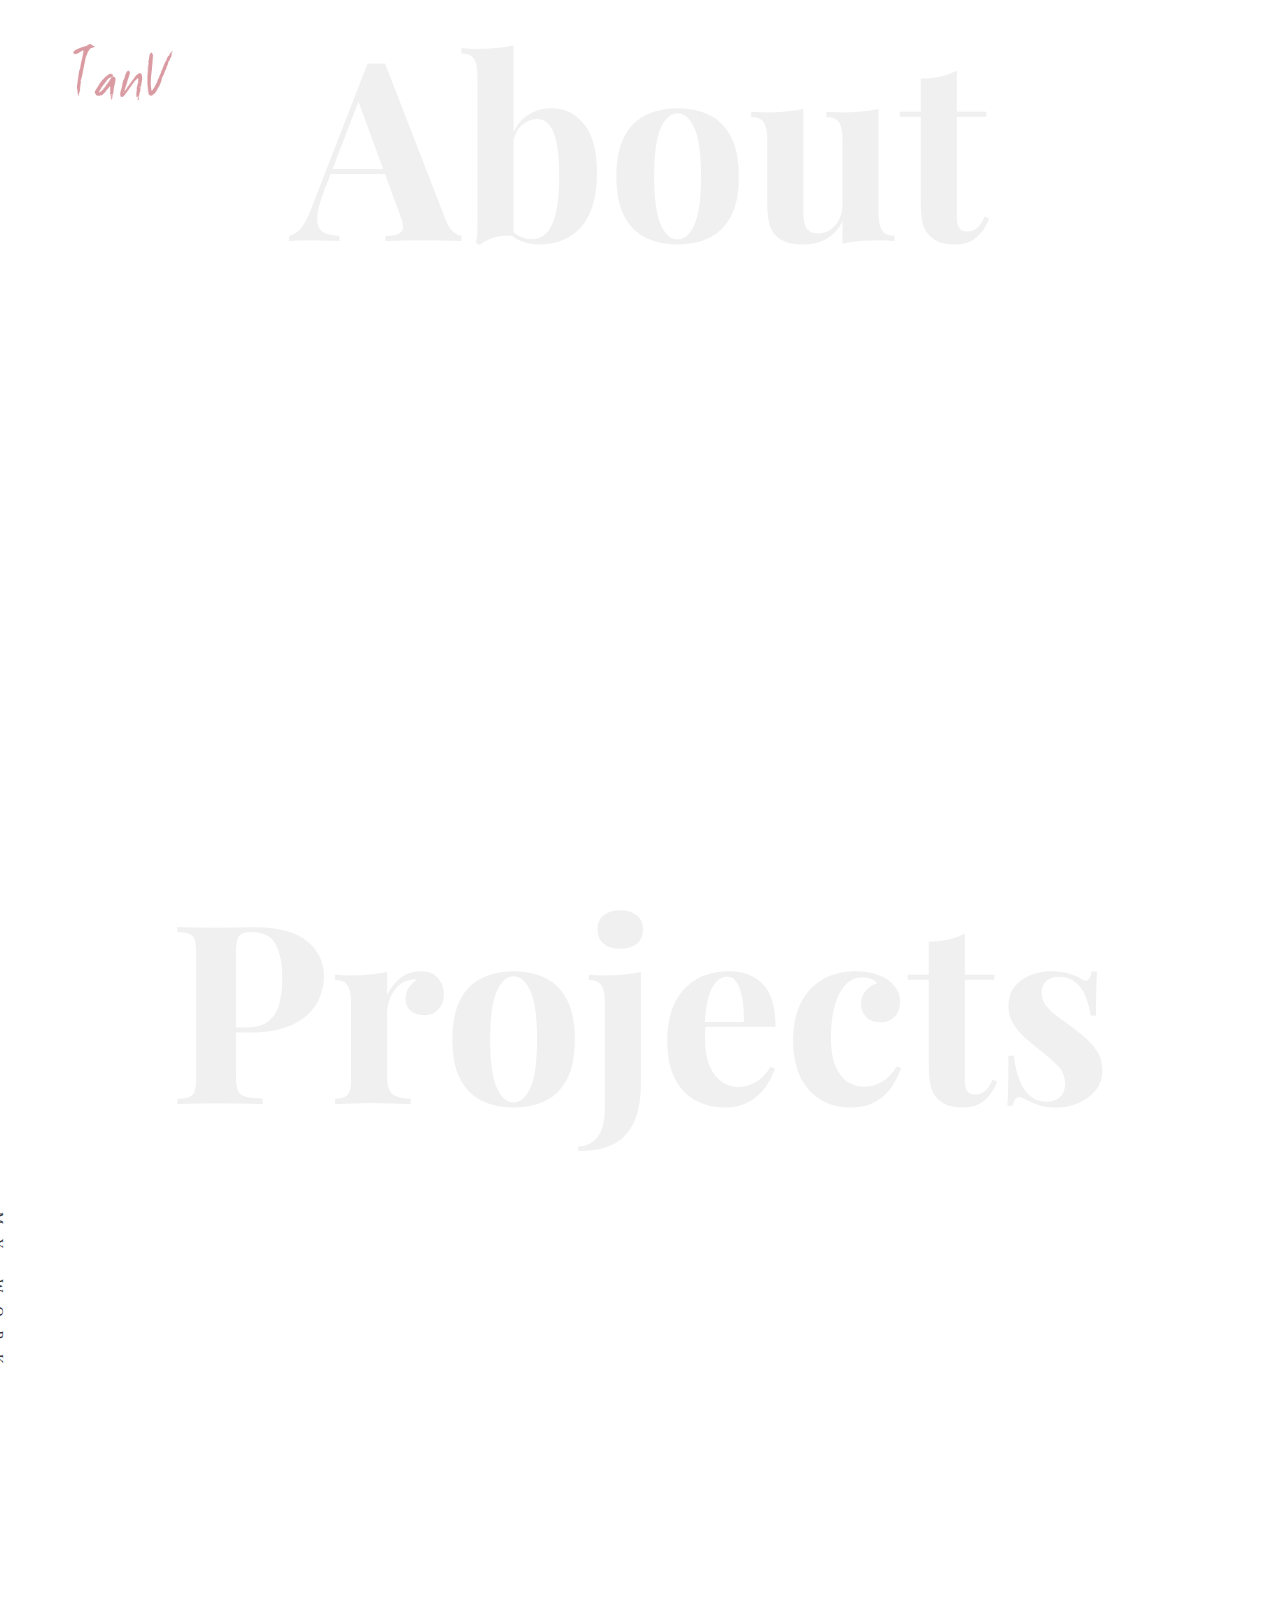
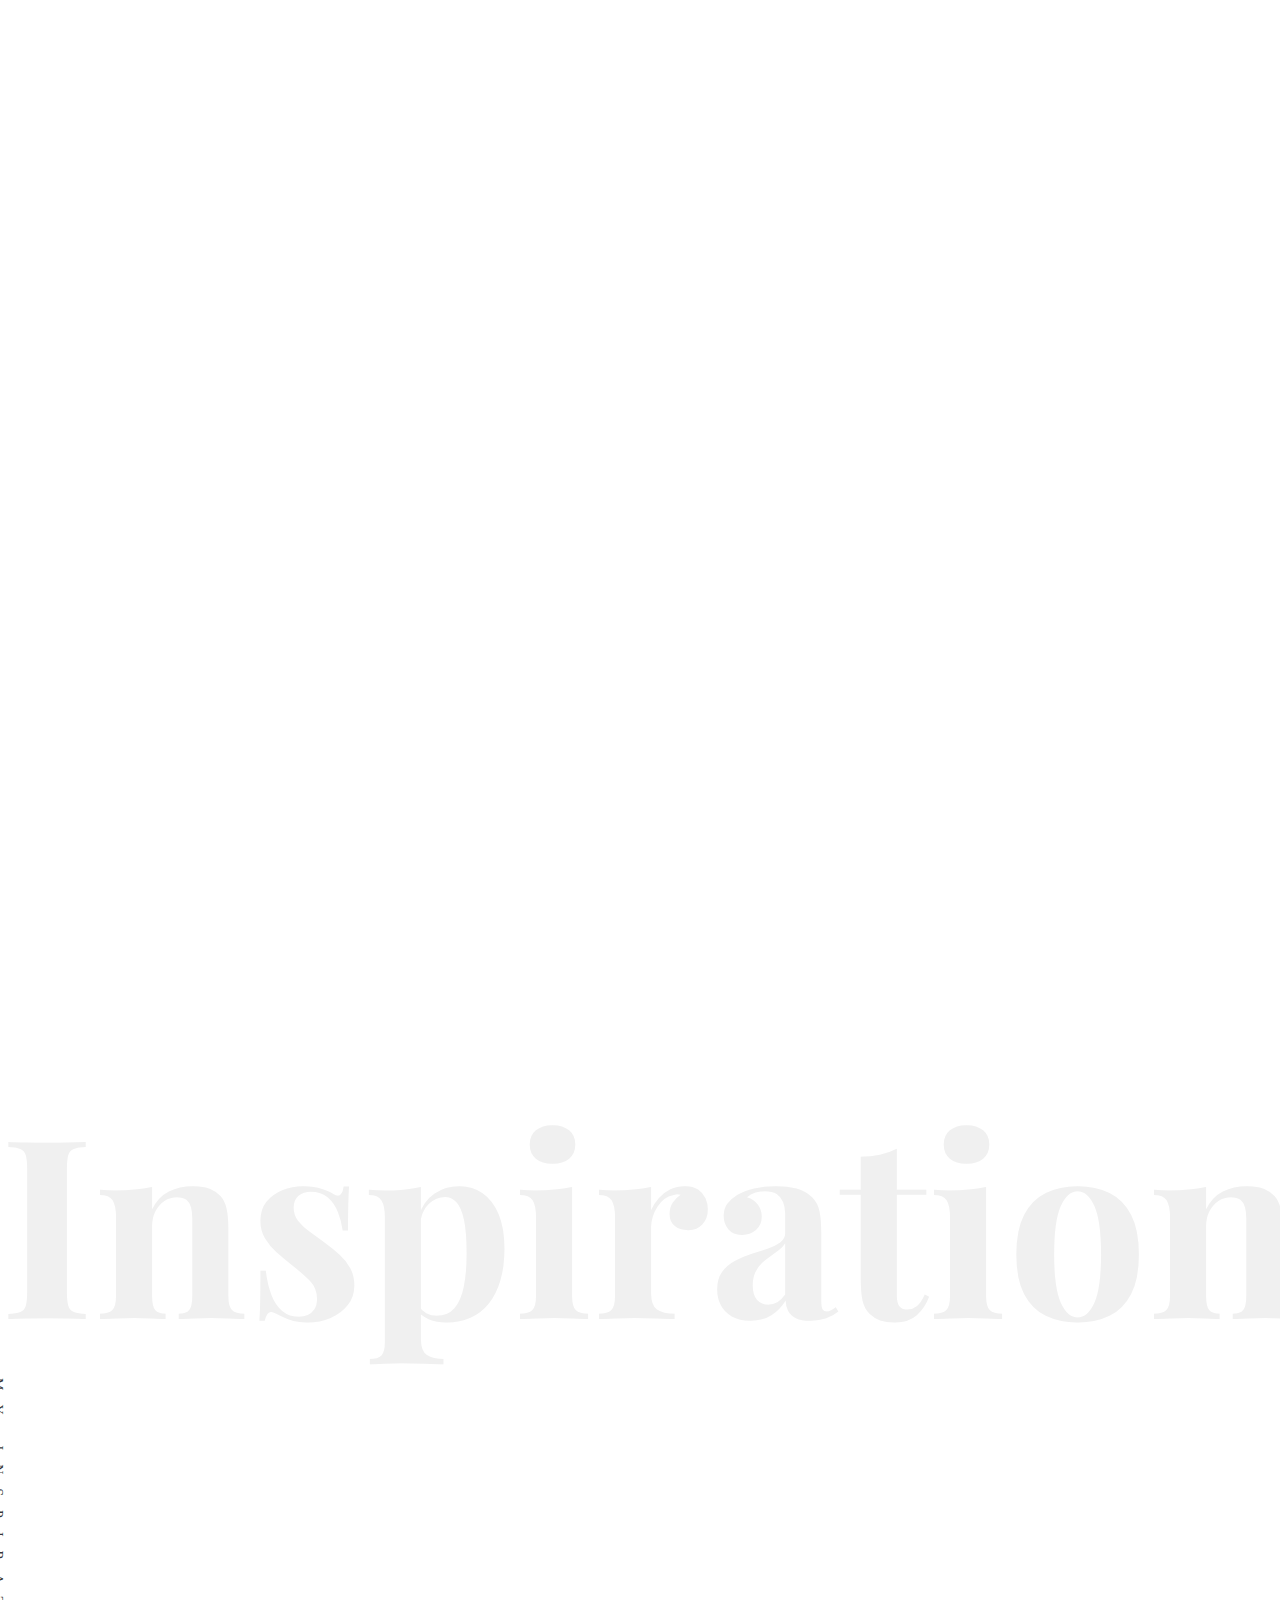
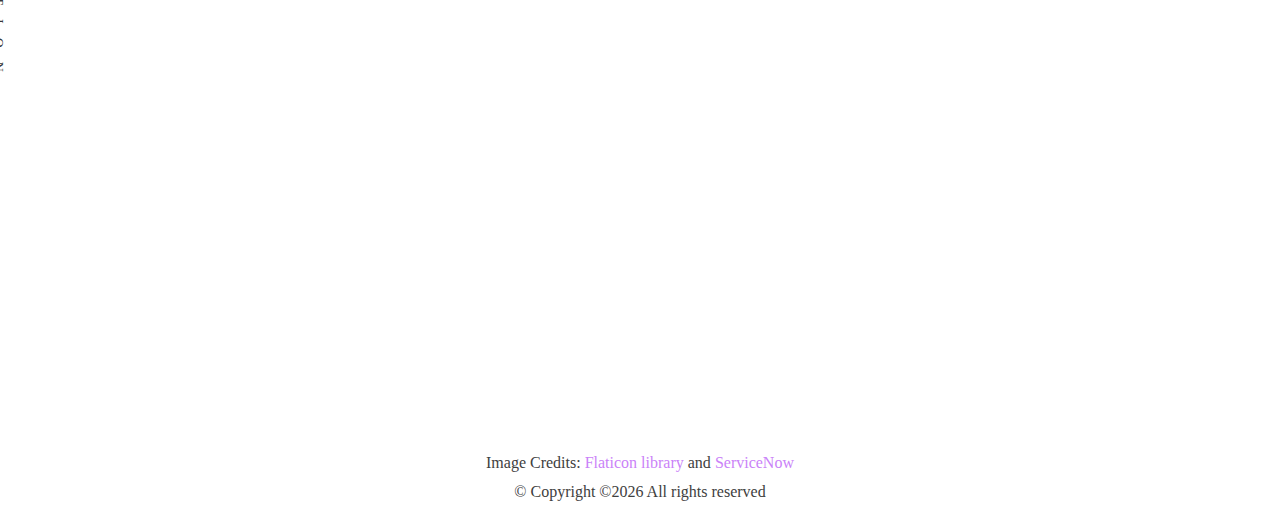
<file: index.html>
<!DOCTYPE HTML>
<html>
	<head>
	<meta charset="utf-8">
	<meta http-equiv="X-UA-Compatible" content="IE=edge">
	<title>Portfolio - Tanvi Vidhate</title>
	<meta name="viewport" content="width=device-width, initial-scale=1">
	<meta name="description" content="" />
	<meta name="keywords" content="" />
	<meta name="author" content="" />

  <!-- Facebook and Twitter integration -->
	<meta property="og:title" content=""/>
	<meta property="og:image" content=""/>
	<meta property="og:url" content=""/>
	<meta property="og:site_name" content=""/>
	<meta property="og:description" content=""/>
	<meta name="twitter:title" content="" />
	<meta name="twitter:image" content="" />
	<meta name="twitter:url" content="" />
	<meta name="twitter:card" content="" />

	<!-- Place favicon.ico and apple-touch-icon.png in the root directory -->
	<link rel="shortcut icon" href="favicon.ico">

	<link href="https://fonts.googleapis.com/css?family=Karla:400,700" rel="stylesheet">
	<link href="https://fonts.googleapis.com/css?family=Playfair+Display:400,400i,700" rel="stylesheet">
	
	<!-- Animate.css -->
	<link rel="stylesheet" href="css/animate.css">
	<!-- Icomoon Icon Fonts-->
	<link rel="stylesheet" href="css/icomoon.css">
	<!-- Bootstrap  -->
	<link rel="stylesheet" href="css/bootstrap.css">
	<!-- Owl Carousel -->
	<link rel="stylesheet" href="css/owl.carousel.min.css">
	<link rel="stylesheet" href="css/owl.theme.default.min.css">
	<!-- Magnific Popup -->
	<link rel="stylesheet" href="css/magnific-popup.css">

	<link rel="stylesheet" href="css/style.css">


	<!-- Modernizr JS -->
	<script src="js/modernizr-2.6.2.min.js"></script>
	<!-- FOR IE9 below -->
	<!--[if lt IE 9]>
	<script src="js/respond.min.js"></script>
	<![endif]-->

	</head>
	<body style="background-color:white;">
	
	<div id="colorlib-page">
		
		<header>
			
			<div class="container">
				<div class="row">
					<div class="col-md-2">
						<div class="colorlib-navbar-brand">
							<a href="index.html"><img src="images/logo.png" width="70%"></a>
						</div>
					</div>				
				</div>
			</div>
		</header>
		<div id="colorlib-about">
			<div class="container">
				<div class="row text-center">
					<h2 class="bold">About</h2>
				</div>
				<div class="row">
					<div class="col-md-5 animate-box">
						
							<div class="item">
								<img class="img-responsive5 about-img" src="images/profile.jpg" alt="html5 bootstrap template by colorlib.com">
							</div>
							
						
					</div>
					<div class="col-md-6 col-md-push-1 animate-box">
						<div class="about-desc">
							<!--div class="owl-carousel3"-->
								<div class="item">
									<h2><span>Hi! I am Tanvi</span></h2>
								</div>
								<!--div class="item">
									<h2><span>Welcome!</span></h2>
								</div-->
							<!--/div-->
							<div class="desc">
								<div class="rotate">
									<h2 class="heading">About</h2>
								</div>
								<p>
									
Ever struggled with a new microwave or felt stressed while booking a flight and that you will mess it up? Well! I have been there too. Though we live in the year 2023 where we, humans, have done so many technological advances, there are still some pretty basic things in our daily lives that suck. I am not just a Problem-Solver but also a Problem-Spotter. Designing meaningful and human-centered experiences with empathy, open-mind, and simplicity is something that I believe in ✨😇					
<br><br> 👩🏻‍💻 What I see myself working with:<br>
- <i>Designing User Experiences </i><br>
- <i>Conducting UX Research  </i><br>
- <i>Facilitating Design Workshops</i>	<br>
- <i>Improving Accessibility	</i>							
									
</p>
<p><a href="resume.pdf" target="_blank" class="btn btn-primary btn-outline">View Resume</a></p>
								<p class="colorlib-social-icons">
									<a href="https://www.linkedin.com/in/tanvi-vidhate-88a790104/" target="_blank"><i class="icon-linkedin3"></i></a>&nbsp;&nbsp;
									<a href="mailto: tanvidhate34@gmail.com"><i class="icon-mail5"></i></a>&nbsp;&nbsp;
									<a href="https://www.instagram.com/tanvidhate/" target="_blank"><i class="icon-instagram"></i></a>&nbsp;&nbsp;
									
									
								</p>

							
							</div>
						</div>
					</div>
				</div>
			</div>
		</div>
		
	<div id="colorlib-blog">
			<div class="container">
				<div class="row text-center">
					<h2 class="bold">Projects</h2>
				</div>
				<div class="row">
					<div class="col-md-12 col-md-offset-0 text-center animate-box intro-heading">
						<span>Work</span>
						<h2> My Design Work</h2>	
					</div>
					<div class="col-md-12 col-md-offset-0 text-center animate-box ">
						
					</div>
					<!--<div class="col-md-3 loadmore">-->
				</div>
				<div class="row">
					<div class="col-md-12">
						<div class="rotate">
							<h2 class="heading">My Work</h2>
						</div>
					</div>
				</div>
				<div class="row">
					<div class="col-md-3 ">
						<div class="article animate-box">
							<a href="circularkitchen.html" target="_blank" class="blog-img">
								<img class="img-responsive" src="images/Kitchenid.png" alt="html5 bootstrap by colorlib.com">
								<div class="overlay"></div>
								<div class="link">
									<span class="read">Read more</h2>
								</div>
							</a>
							<div class="desc">
								<a href="circularkitchen.html" target="_blank"><span class="meta">Group work</span></a>
								<h2><a href="circularkitchen.html" target="_blank">App Design for Circular Kitchen</a></h2>
								<p>An interactive solution that adapts to a circular kitchen service and enables users to efficiently manage the recirculation of their furniture</p>
							</div>
						</div>			
					</div>

					<div class="col-md-3 ">
						<div class="article animate-box">
							<a href="styrnstall.html" target="_blank" class="blog-img">
								<img class="img-responsive" src="images/StyrStall.png" alt="html5 bootstrap by colorlib.com">
								<div class="overlay"></div>
								<div class="link">
									<span class="read">Read more</h2>
								</div>
							</a>
							<div class="desc">
								<a href="styrnstall.html" target="_blank"><span class="meta">Group work</span></a>
								<h2><a href="styrnstall.html" target="_blank"></a> App Design for Bike Rental </h2>
								<p>An App design to solve the usability issues for current system and make the bike renting process easier</p>
							</div>
						</div>
					</div>
					<div class="col-md-3 ">
						<div class="article animate-box">
							<a href="hotel.html" target="_blank" class="blog-img">
								<img class="img-responsive" src="images/HotelProject.png" alt="html5 bootstrap by colorlib.com">
								<div class="overlay"></div>
								<div class="link">
									<span class="read">Read more</h2>
								</div>
							</a>
							<div class="desc">
								<a href="hotel.html" target="_blank"><span class="meta">Individual work</span></a>
								<h2><a href="hotel.html" target="_blank">Web Design for 1800's Themed Hotel
								</a></h2>
								<p>A UI Design project for a 1800's Themed Hotel in Gothenburg, Sweden</p>
							</div>
						</div>			
					</div>
					


					<div class="col-md-3 ">
						<div class="article animate-box">
							<a href="criticaldesign.html" target="_blank" class="blog-img">
								<img class="img-responsive" src="images/Critical.png" alt="html5 bootstrap by colorlib.com">
								<div class="overlay"></div>
								<div class="link">
									<span class="read">Read more</h2>
								</div>
							</a>
							<div class="desc">
								<a href="criticaldesign.html" target="_blank"><span class="meta">Individual work</span></a>
								<h2><a href="criticaldesign.html" target="_blank">Critical Design against Bodyshaming</a></h2>
								<p>A design for an experience of bodyshaming and taking a stance against it </p>
							</div>
						</div>
					</div>
					
				</div>
				<div class="row">
					<div class="col-md-3 ">
						<div class="article animate-box">
							<a href="museumproject.html" target="_blank"  class="blog-img">
								<img class="img-responsive" src="images/Lilla.png" alt="html5 bootstrap by colorlib.com">
								<div class="overlay"></div>
								<div class="link">
									<span class="read">Read more</h2>
								</div>
							</a>
							<div class="desc">
								<a href="museumproject.html" target="_blank"><span class="meta">Group work</span></a>
								<h2><a href="museumproject.html" target="_blank">Design Thinking for Museum</a></h2>
								<p>A design thinking  solution for a museum to make the experience come alive and let the users access its history from outside
									 </p>
							</div>
						</div>			
					</div>

					<div class="col-md-3 ">
						<div class="article animate-box">
							<a href="trilatestation.html" target="_blank"  class="blog-img">
								<img class="img-responsive" src="images/Trilate.png" alt="html5 bootstrap by colorlib.com">
								<div class="overlay"></div>
								<div class="link">
									<span class="read">Read more</h2>
								</div>
							</a>
							<div class="desc">
								<a href="trilatestation.html" target="_blank"><span class="meta">Group work</span></a>
								<h2><a href="trilatestation.html" target="_blank">Interaction Design for Science Center</a></h2>
								<p>A map-based application that utilizes indoor positioning technology to allow the access of virtual material within the physical science center and provide users with statistics of their visit history
									</p>
							</div>
						</div>			
					</div>

					<div class="col-md-3 ">
						<div class="article animate-box">
							<a href="https://tanvi34.github.io/world-income-inequality-visualisation/" target="_blank" class="blog-img">
								<img class="img-responsive" src="images/map.png" alt="html5 bootstrap by colorlib.com">
								<div class="overlay"></div>
								<div class="link">
									<span class="read">Read more</h2>
								</div>
							</a>
							<div class="desc">
								<a href="https://tanvi34.github.io/world-income-inequality-visualisation/" target="_blank"><span class="meta">Individual work</span></a>
								<h2><a href="https://tanvi34.github.io/world-income-inequality-visualisation/" target="_blank">Data Visualization for Income Inequality</a></h2>
								<p>Opening this project will directly take you to the actual project and you can see design decisions in form of a visual report unlike all other projects
									</p>
							</div>
						</div>
					</div>
				</div>
				<!--div class="row">
					<div class="col-md-12 text-center">

						<div class="article animate-box">
							<div class="desc">
								<center><a href="#" id="load"><span class="meta1">Load More Projects</span></a>	</center>
							</div>
						</div>
					</div>
				</div-->
				
			</div>
		</div>

		<div id="inspiration">
			<div class="container">
				<div class="row text-center">
					<h2 class="bold">Inspiration</h2>
				</div>
				<div class="row">
					<div class="col-md-12 col-md-offset-0 text-center animate-box intro-heading7">
						<span>Inspiration</span>
						<h2>My Inspiration for Design</h2>
					</div>
				</div>
				<div class="row">
					<div class="col-md-12">
						<div class="rotate">
							<h2 class="heading">My Inspiration</h2>
						</div>
					</div>
				</div>

				<div class="article animate-box">
					<div class="row">
						<div class="col-md-3 ">
							<div class="article animate-box">
						
									<img class="img-responsive1" src="images/creativity.png" alt="html5 bootstrap by colorlib.com">
									<br>
								<div class="desc">
									
									<h2>Creativity</h2>
									<p>It’s not easy being creative. It takes time & efforts and that’s what I have learnt from my experience. 
										Once you ace the art of creativity, you can find inspiration anywhere around you.
									</p>
								</div>
							</div>			
						</div>
	
						<div class="col-md-3 ">
							<div class="article animate-box">
								
									<img class="img-responsive1" src="images/collaboration.png" alt="html5 bootstrap by colorlib.com">
									
									<br>
								<div class="desc">
								
									<h2>Collaboaration</h2>
									<p>I believe doing everything by yourself is less productive than counting on opinions of your team. 
										The outcomes of the project will always be more effective and gratifying considering the dynamic 
										perspectives from the team.
									</p>
								</div>
							</div>			
						</div>
	
	
						<div class="col-md-3 ">
							<div class="article animate-box">
								
									<img class="img-responsive1" src="images/users.png" alt="html5 bootstrap by colorlib.com">
									<br>
								<div class="desc">
									
									<h2>Value for Users</h2>
									<p>Users are the MOST important when it comes designing user experiences. Having a people-centered approach will help
										 you design  usable and meaningful products. Thus, involving users throughout the design process with EMPATHY
										  is important. 
									</p>
								</div>
							</div>
						</div>
						<div class="col-md-3 ">
							<div class="article animate-box">
								
									<img class="img-responsive1" src="images/inclusion.png" alt="html5 bootstrap by colorlib.com">
									<br>
								<div class="desc">
									
									<h2>Inclusion</h2>
									<p>Inclusivity doesn’t just mean designing for accessibility. It also means actually being inclusive in  everyday
										 life too. Thus, giving socially equal opportunities for everyone and being empathetic helps me having an inclusive 
										 mindset as a designer too.</p>
								</div>
							</div>
						</div>
						
					<!--center>
						<img width="700px" class="img-responsive" src="images/designskills.png" />
						</center-->
				</div>
			
	</div>

		<!--div id="colorlib-testimony">
			<div class="container">
				<div class="row text-center">
					<h2 class="bold">Testimonies</h2>
				</div>
				<div class="row">
					<div class="col-md-12 col-md-offset-0 text-center animate-box intro-heading">
						<span>Testimonies</span>
						<h2>Clients Says</h2>
					</div>
				</div>
				<div class="row">
					<div class="col-md-12">
						<div class="rotate">
							<h2 class="heading">Says</h2>
						</div>
					</div>
				</div>
				<div class="row animate-box">
					<div class="owl-carousel">
						<div class="item">
							<div class="col-md-12 text-center">
								<div class="testimony">
									<blockquote>
										<p>"A small river named Duden flows by their place and supplies it with the necessary regelialia.</p>
										<span>" &mdash; George Brooks</span>
									</blockquote>
								</div>
							</div>
						</div>
						<div class="item">
							<div class="col-md-12 text-center">
								<div class="testimony">
									<blockquote>
										<p>"Even the all-powerful Pointing has no control about the blind texts it is an almost unorthographic life One day however a small line of blind text by the name of Lorem Ipsum decided to leave for the far World of Grammar.</p>
										<span>" &mdash; Daniel Foster</span>
									</blockquote>
								</div>
							</div>
						</div>
						<div class="item">
							<div class="col-md-12 text-center">
								<div class="testimony">
									<blockquote>
										<p>"When she reached the first hills of the Italic Mountains, she had a last view back on the skyline of her hometown Bookmarksgrove</p>
										<span>" &mdash; Liam Jenkins</span>
									</blockquote>
								</div>
							</div>
						</div>
					</div>
				</div>
			</div>
		</div>

		<footer>
			<div id="footer">
				<div class="container">
					<div class="row">
						<div class="col-md-4 col-pb-sm">
							<div class="row">
								<div class="col-md-10">
									<h2>Let's Talk</h2>
									<p>A small river named Duden flows by their place and supplies.</p>
									<p><a href="#">noah@info.com</a></p>
									<p class="colorlib-social-icons">
										<a href="#"><i class="icon-facebook4"></i></a>
										<a href="#"><i class="icon-twitter3"></i></a>
										<a href="#"><i class="icon-googleplus"></i></a>
										<a href="#"><i class="icon-dribbble2"></i></a>
									</p>
								</div>
							</div>
						</div>
						<div class="col-md-4 col-pb-sm">
							<h2>Latest Blog</h2>
							<div class="f-entry">
								<a href="#" class="featured-img" style="background-image: url(images/img-1.jpg);"></a>
								<div class="desc">
									<span>February 15, 2018</span>
									<h3><a href="#">Art Gallery in Japan</a></h3>
								</div>
							</div>
							<div class="f-entry">
								<a href="#" class="featured-img" style="background-image: url(images/img-2.jpg);"></a>
								<div class="desc">
									<span>February 9, 2018</span>
									<h3><a href="#">A Japanese Constellation</a></h3>
								</div>
							</div>
							<div class="f-entry">
								<a href="#" class="featured-img" style="background-image: url(images/img-3.jpg);"></a>
								<div class="desc">
									<span>February 15, 2018</span>
									<h3><a href="#">Road Trip</a></h3>
								</div>
							</div>
						</div>
						<div class="col-md-4 col-pb-sm">
							<h2>Newsletter</h2>
							<p>A small river named Duden flows by their place and supplies it with the necessary regelialia</p>
							<div class="subscribe text-center">
								<div class="form-group">
									<input type="text" class="form-control text-center" placeholder="Enter Email address">
									<input type="submit" value="Subscribe" class="btn btn-primary btn-custom">
								</div>
							</div>
						</div>
					</div-->
					<div class="row">
						<div class="col-md-12 text-center">
							<p>Image Credits: <a target="_blank" href="https://www.flaticon.com/">Flaticon library</a> and <a target="_blank" href="https://www.servicenow.com/company/diversity-inclusion-belonging.html">ServiceNow</a> <br>
								&copy;
Copyright &copy;<script>document.write(new Date().getFullYear());</script> All rights reserved </a>
							</p>
						</div>
					</div>
				</div>
			</div>
		</footer>
	
	</div>

	<!-- jQuery -->
	<script src="js/jquery.min.js"></script>
	<!-- jQuery Easing -->
	<script src="js/jquery.easing.1.3.js"></script>
	<!-- Bootstrap -->
	<script src="js/bootstrap.min.js"></script>
	<!-- Waypoints -->
	<script src="js/jquery.waypoints.min.js"></script>
	<!-- Owl Carousel -->
	<script src="js/owl.carousel.min.js"></script>
	<!-- Magnific Popup -->
	<script src="js/jquery.magnific-popup.min.js"></script>
	<script src="js/magnific-popup-options.js"></script>

	<!-- Main JS (Do not remove) -->
	<script src="js/main.js"></script>

	</body>
</html>
</file>
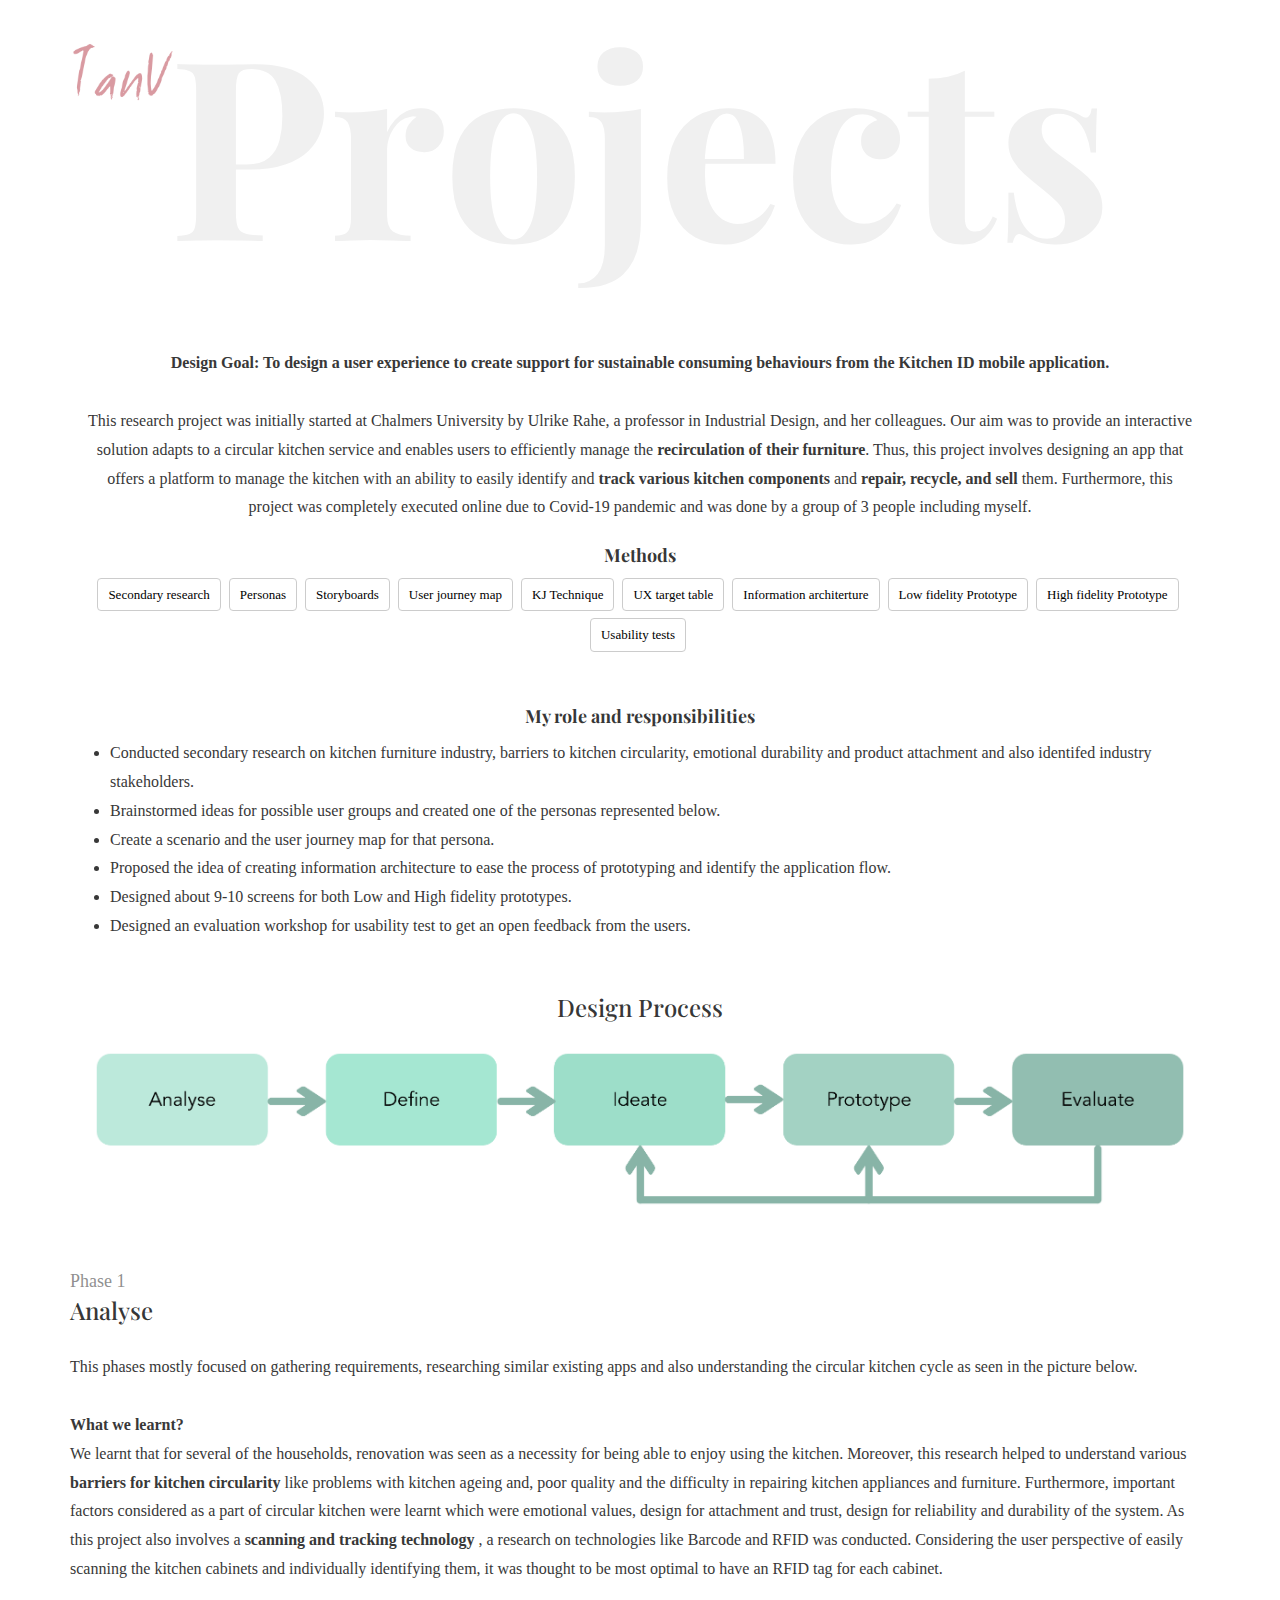
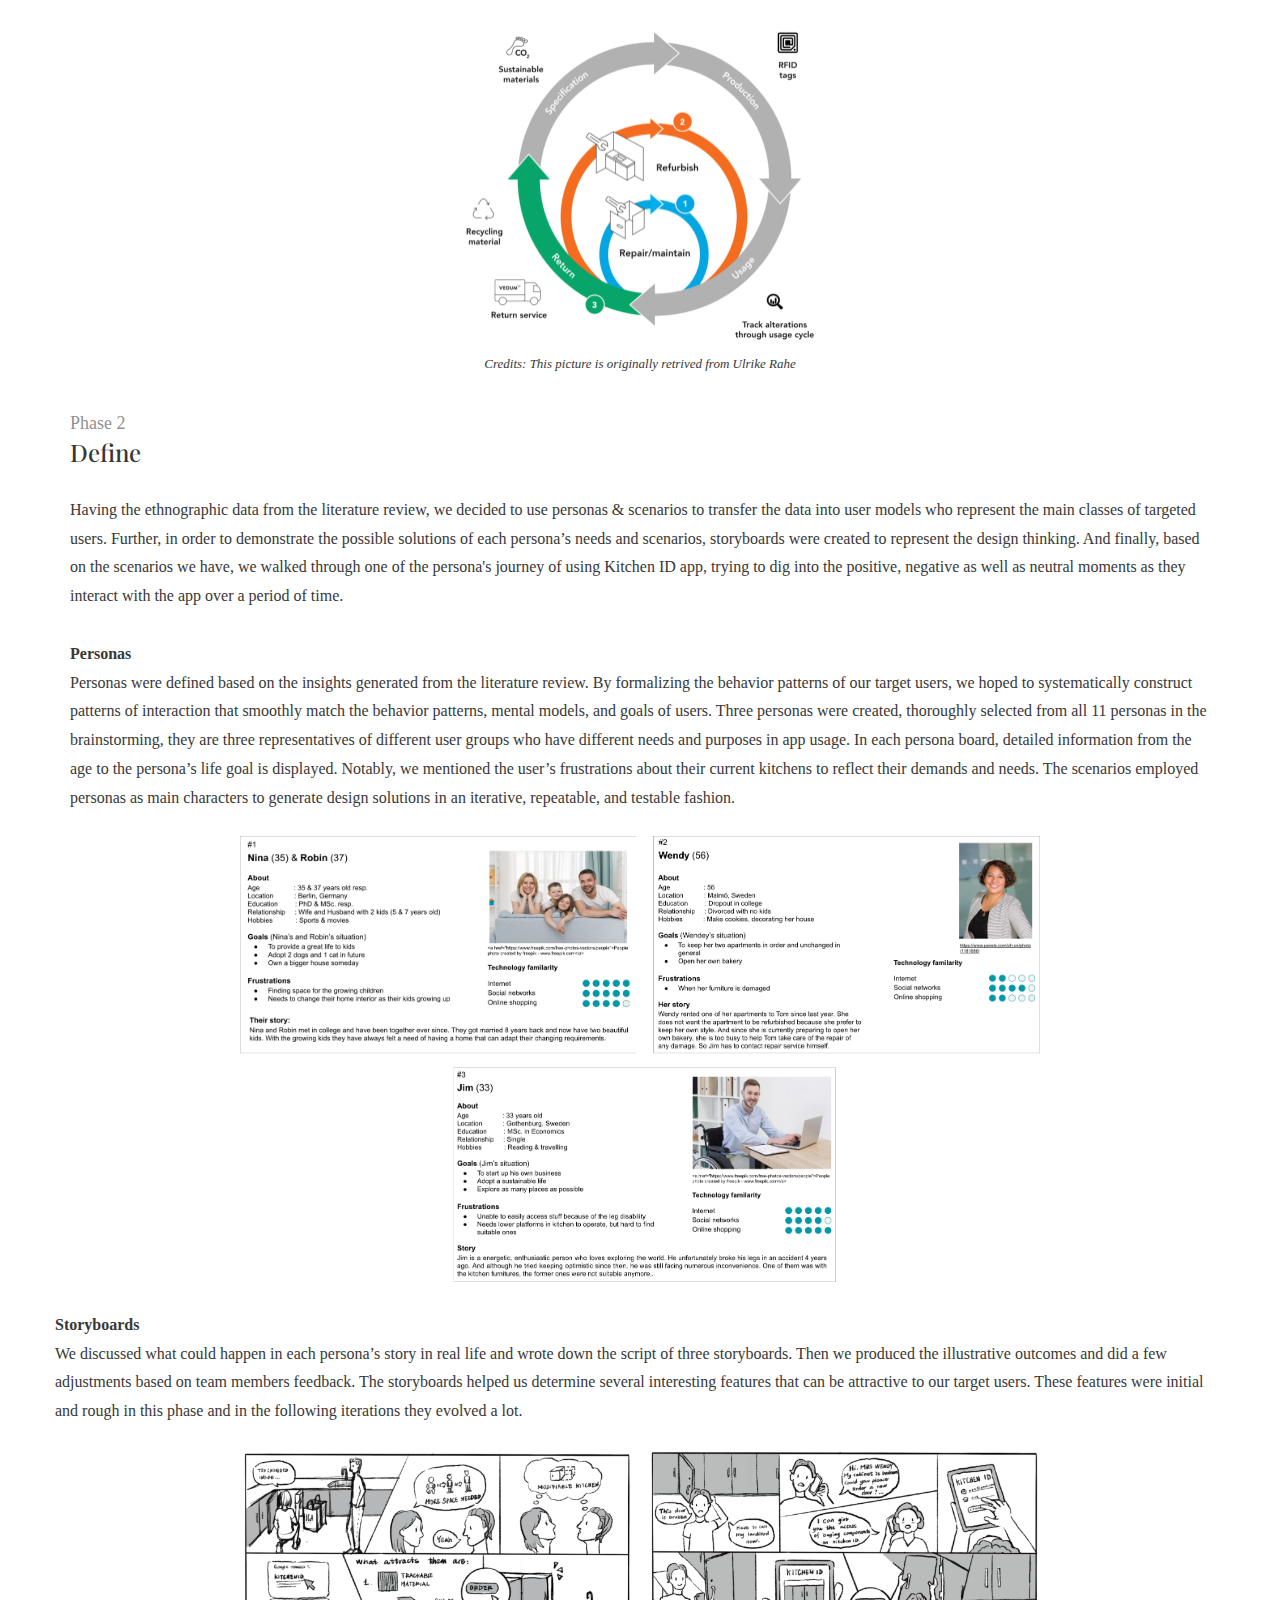
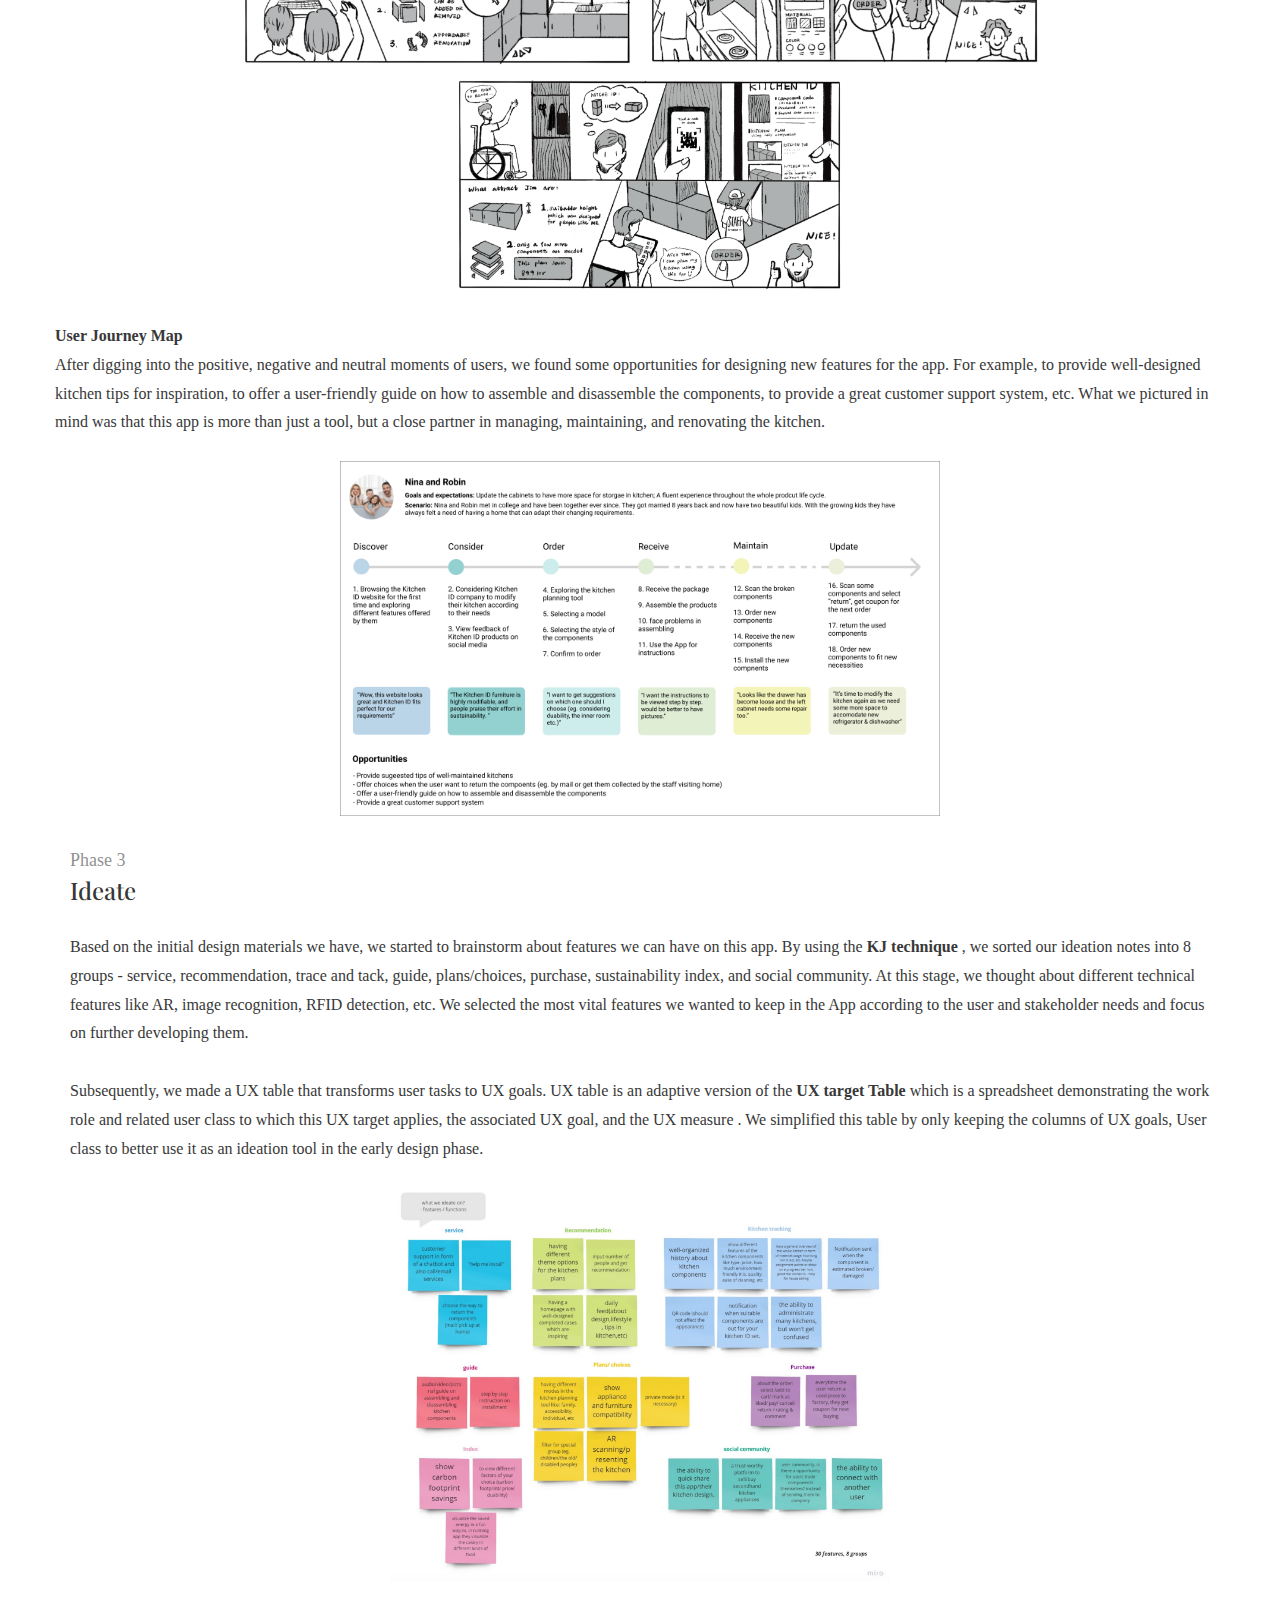
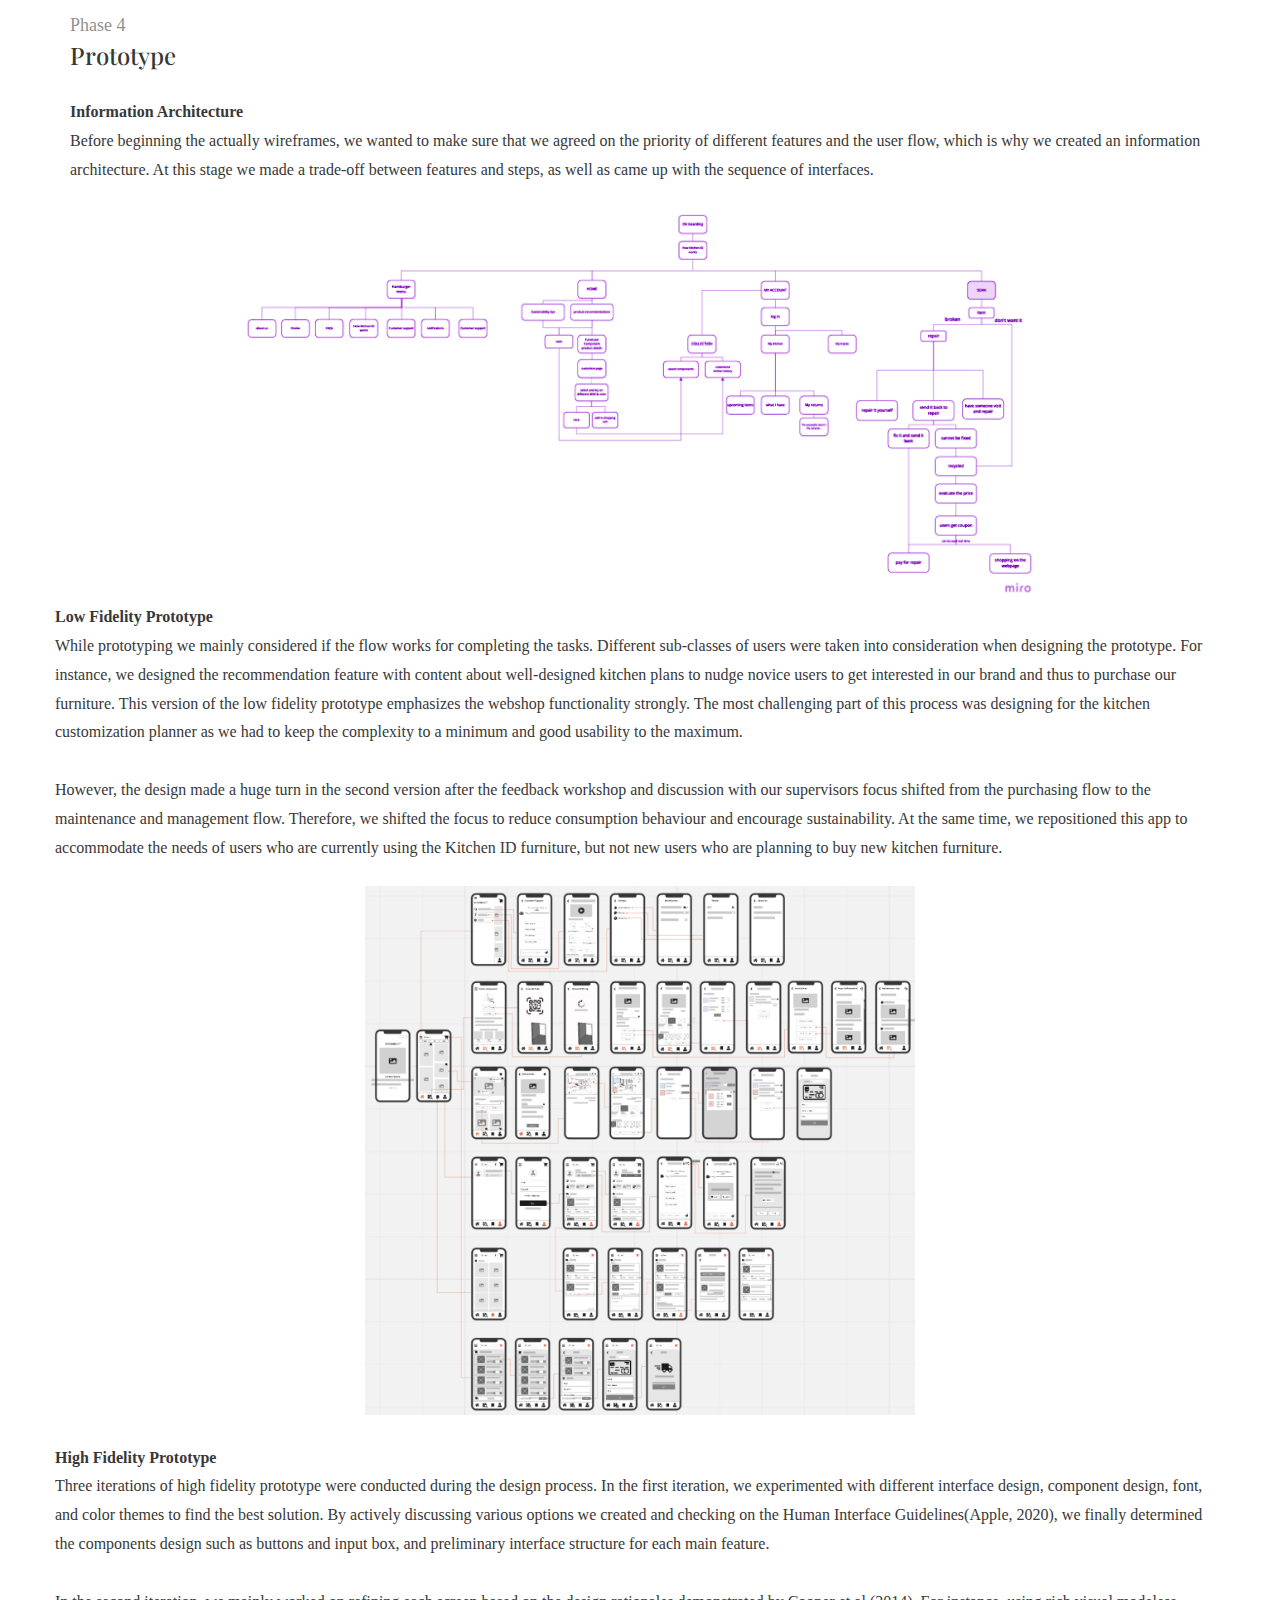
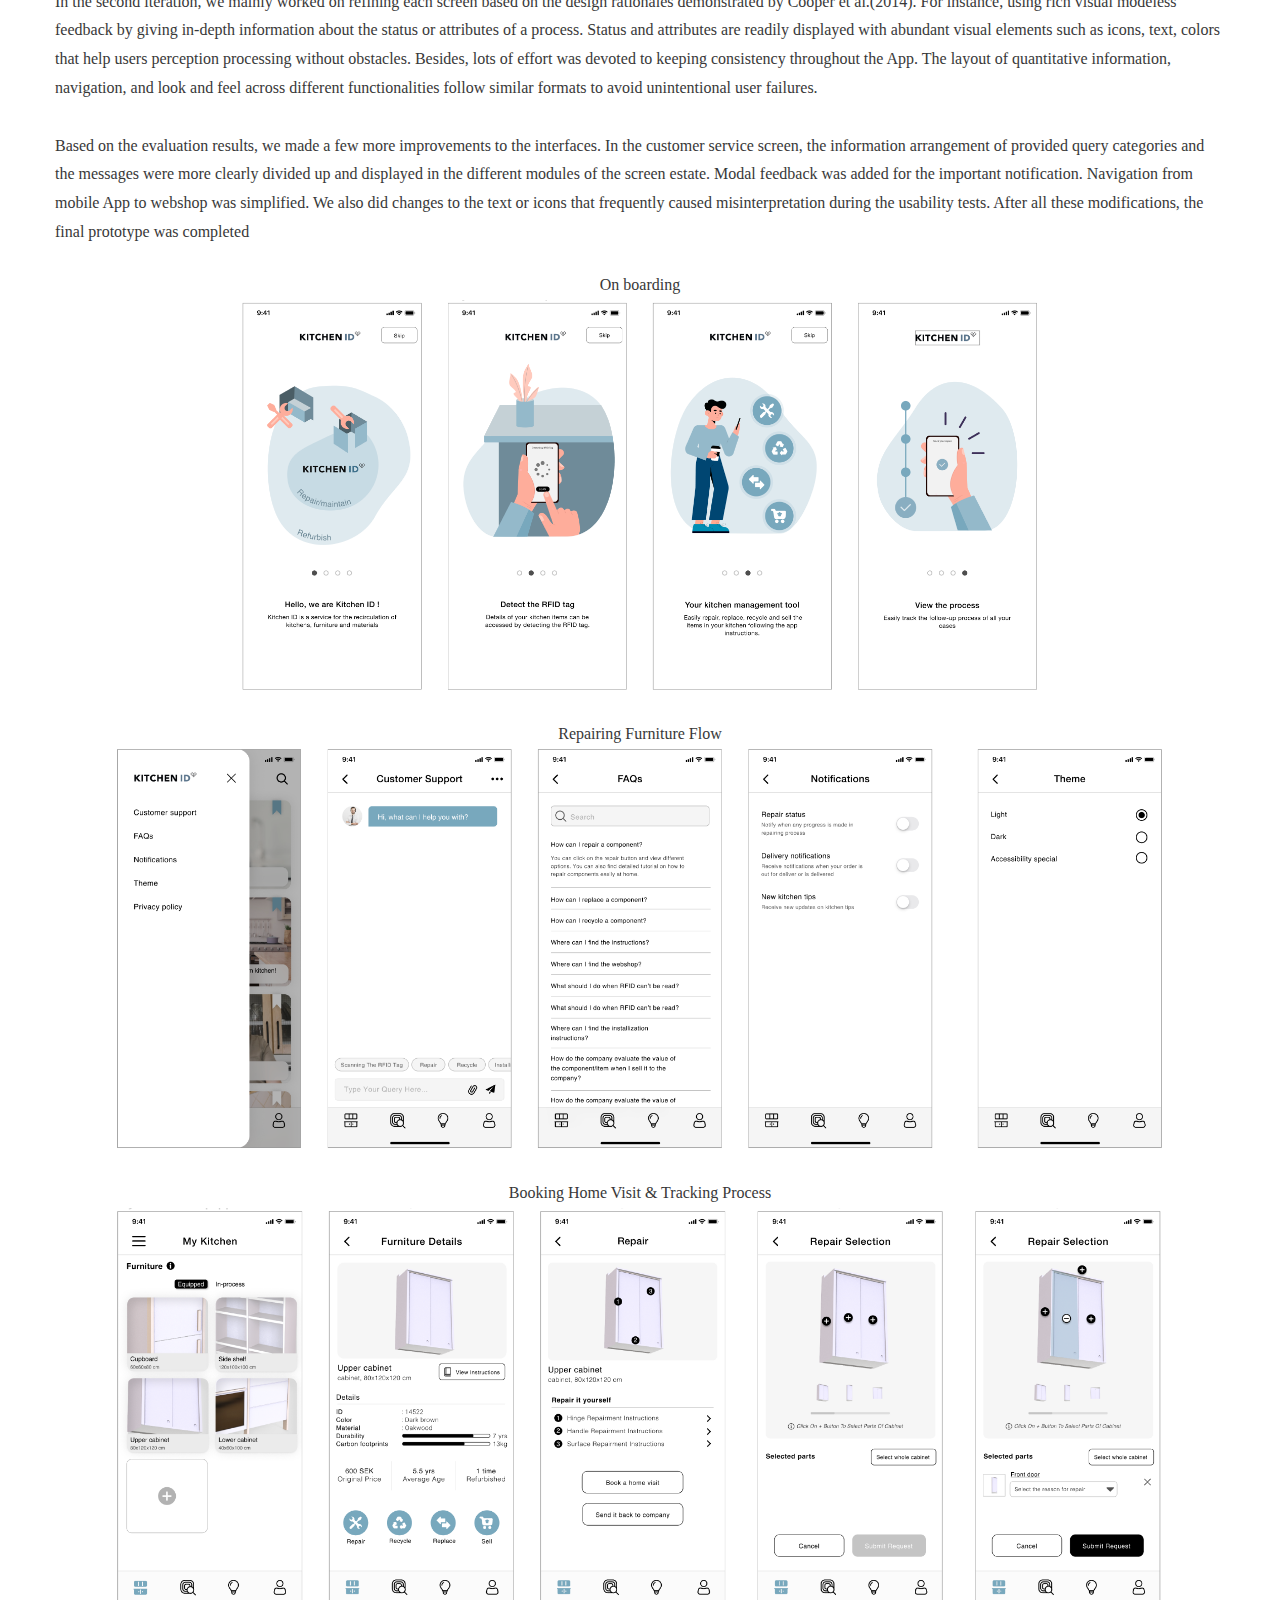
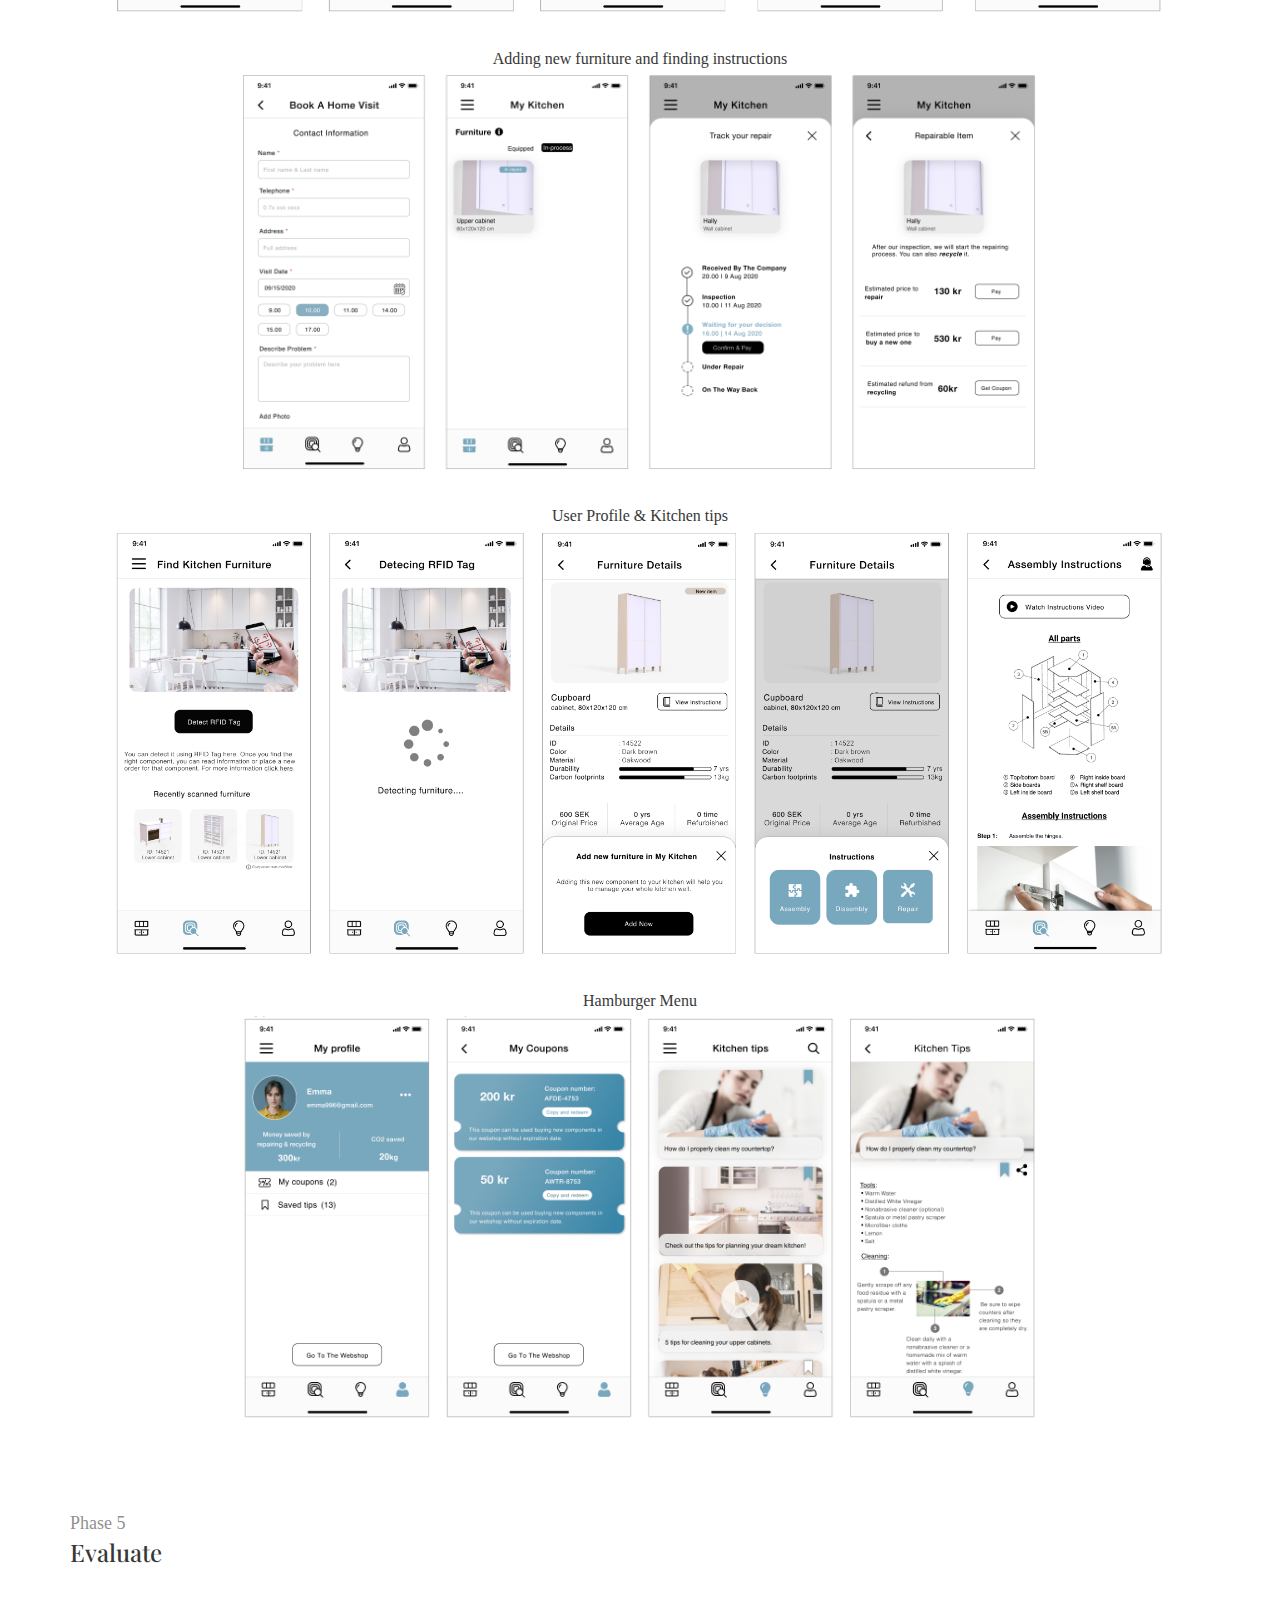
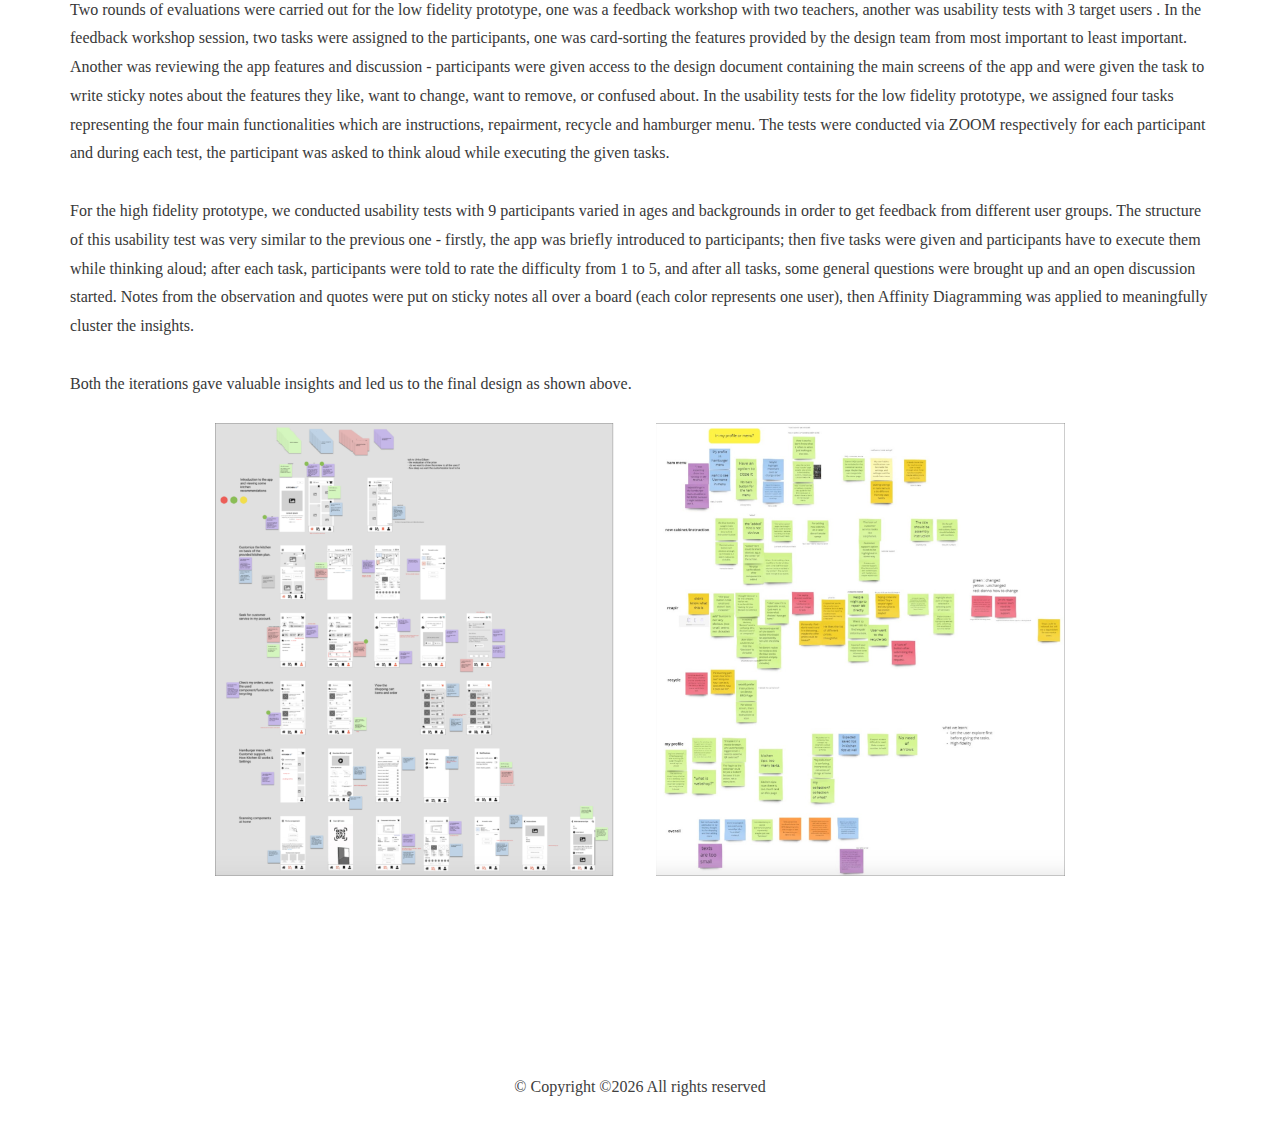
<file: circularkitchen.html>
<!DOCTYPE HTML>
<html>
	<head>
	<meta charset="utf-8">
	<meta http-equiv="X-UA-Compatible" content="IE=edge">
	<title>Circular Kitchen Project</title>
	<meta name="viewport" content="width=device-width, initial-scale=1">
	<meta name="description" content="" />
	<meta name="keywords" content="" />
	<meta name="author" content="" />

  <!-- Facebook and Twitter integration -->
	<meta property="og:title" content=""/>
	<meta property="og:image" content=""/>
	<meta property="og:url" content=""/>
	<meta property="og:site_name" content=""/>
	<meta property="og:description" content=""/>
	<meta name="twitter:title" content="" />
	<meta name="twitter:image" content="" />
	<meta name="twitter:url" content="" />
	<meta name="twitter:card" content="" />

	<!-- Place favicon.ico and apple-touch-icon.png in the root directory -->
	<link rel="shortcut icon" href="favicon.ico">

	<link href="https://fonts.googleapis.com/css?family=Karla:400,700" rel="stylesheet">
	<link href="https://fonts.googleapis.com/css?family=Playfair+Display:400,400i,700" rel="stylesheet">
	
	<!-- Animate.css -->
	<link rel="stylesheet" href="css/animate.css">
	<!-- Icomoon Icon Fonts-->
	<link rel="stylesheet" href="css/icomoon.css">
	<!-- Bootstrap  -->
	<link rel="stylesheet" href="css/bootstrap.css">
	<!-- Owl Carousel -->
	<link rel="stylesheet" href="css/owl.carousel.min.css">
	<link rel="stylesheet" href="css/owl.theme.default.min.css">
	<!-- Magnific Popup -->
	<link rel="stylesheet" href="css/magnific-popup.css">

	<link rel="stylesheet" href="css/style.css">


	<!-- Modernizr JS -->
	<script src="js/modernizr-2.6.2.min.js"></script>
	<!-- FOR IE9 below -->
	<!--[if lt IE 9]>
	<script src="js/respond.min.js"></script>
	<![endif]-->

	</head>
	<body style="background-color:white;"> 

	<!--nav id="colorlib-main-nav" role="navigation">
		<a href="#" class="js-colorlib-nav-toggle colorlib-nav-toggle active"><i></i></a>
		<div class="js-fullheight colorlib-table">
			<div class="colorlib-table-cell js-fullheight">
				<div class="row">
					<div class="col-md-12">
						<div class="form-group">
							<input type="text" class="form-control" id="search" placeholder="Enter any key to search...">
							<button type="submit" class="btn btn-primary"><i class="icon-search3"></i></button>
						</div>
					</div>
				</div>
				<div class="row">
					<div class="col-md-12">
						<ul>
							<li><a href="index.html">Home</a></li>
							<li><a href="services.html">Services</a></li>
							<li><a href="work.html">Work</a></li>
							<li class="active"><a href="blog.html">Blog</a></li>
							<li><a href="about.html">About</a></li>
							<li><a href="contact.html">Contact</a></li>
						</ul>
					</div>
				</div>
				<div class="row">
					<div class="col-md-12">
						<h2 class="head-title">Works</h2>
						<a href="images/work-1.jpg" class="gallery image-popup-link text-center" style="background-image: url(images/work-1.jpg);">
							<span><i class="icon-search3"></i></span>
						</a>
						<a href="images/work-2.jpg" class="gallery image-popup-link text-center" style="background-image: url(images/work-2.jpg);">
							<span><i class="icon-search3"></i></span>
						</a>
						<a href="images/work-3.jpg" class="gallery image-popup-link text-center" style="background-image: url(images/work-3.jpg);">
							<span><i class="icon-search3"></i></span>
						</a>
						<a href="images/work-4.jpg" class="gallery image-popup-link text-center" style="background-image: url(images/work-4.jpg);">
							<span><i class="icon-search3"></i></span>
						</a>
					</div>
				</div>
			</div>
		</div>
	</nav-->
	
	<div id="colorlib-page">
		<header>
			<div class="container">
				<div class="row">
					<div class="col-md-12">
						<div class="colorlib-navbar-brand">
							<a href="index.html"><img src="images/logo.png" width="70%"></a>
						</div>
						<!--a href="#" class="js-colorlib-nav-toggle colorlib-nav-toggle"><i></i></a-->
					</div>
				</div>
			</div>
		</header>
		
		<div id="colorlib-blog">
			<div class="container">
				<div class="row text-center">
					<h2 class="bold">Projects</h2>
				</div>
				<div class="row">
					<div class="col-md-12 col-md-offset-0 text-center animate-box intro-heading1">
						<span>Interaction Design Project</span>
						<h2>Mobile App Design for Circular Kitchen</h2>
						<font size="3px" color="#8B4789">	Group Project | Duration : 10 weeks</font>
					</div>
				</div>
				<font color="#383838">
				<div class="col-md-12 col-md-offset-0">
				<b>	<p style="text-align:center;">Design Goal: To design a user experience to create support for sustainable consuming behaviours from the Kitchen ID mobile application.</b>

<br><br>
					This research project was initially started at Chalmers University by Ulrike Rahe, a professor in Industrial Design, 
					and her colleagues. Our aim was to provide an interactive solution adapts to a circular kitchen service and enables 
					users to efficiently manage the <b>recirculation of their furniture</b>. Thus, this project involves designing an app that
					 offers a platform to manage the kitchen with an ability to easily identify and <b> track various kitchen components </b>and
					 <b> repair, recycle, and sell </b>them. Furthermore, this project was completely executed online due to Covid-19 pandemic and was done
					   by a group of 3 people including myself.<br></p>

				</div>
				<div class="clear"></div>
				<center>
				<h4><b>Methods </b></h4>
				<div class="tagcloud">
					<a class="tag-cloud-link"><font color="black">Secondary research</font></a>
					<a class="tag-cloud-link"><font color="black">Personas</font></a>
					<a class="tag-cloud-link"><font color="black">Storyboards</font></a>
					<a class="tag-cloud-link"><font color="black">User journey map</font></a>
					<a class="tag-cloud-link"><font color="black">KJ Technique</font></a>
					<a class="tag-cloud-link"><font color="black">UX target table</font></a>
					<a class="tag-cloud-link"><font color="black">Information architerture</font></a>
					<a class="tag-cloud-link"><font color="black">Low fidelity Prototype</font></a>
					<a class="tag-cloud-link"><font color="black">High fidelity Prototype</font></a>
					<a class="tag-cloud-link"><font color="black">Usability tests</font></a>
				  </div><br>
				  <h4><br><b>	My role and responsibilities </b></h4>
				</center>
				  <ul>
					<li>Conducted secondary research on kitchen furniture industry, barriers to kitchen circularity, emotional durability and product attachment and also identifed industry stakeholders.</li>
					<li>Brainstormed ideas for possible user groups and created one of the personas represented below.</li>
					<li>Create a scenario and the user journey map for that persona.</li>
					<li>Proposed the idea of creating information architecture to ease the process of prototyping and identify the application flow. </li>
					<li>Designed about 9-10 screens for both Low and High fidelity prototypes.</li>
					<li>Designed an evaluation workshop for usability test to get an open feedback from the users.</li>
				  </ul>
				
				
				
				
						<div class="clear"></div>

				<center>
					<br>
					<h3> Design Process </h3>
				<img class="img-responsive" src="images/kitchenprocess.png"><br>
					</center>
					<div class="row">

				<div class="col-md-12 col-md-offset-0">
					
					<div class="desc">
						<br>
							<span>Phase 1</span>
							<h3>Analyse</h3>
						
						<p>
							This phases mostly focused on gathering requirements, researching similar existing apps and also understanding the circular
							 kitchen cycle as seen in the picture below.
<br><br>
<b>What we learnt?</b><br>
We learnt that for several of the households, renovation was seen as a necessity for being able to enjoy using the kitchen. Moreover, this research helped to 
understand various <b>barriers for kitchen circularity</b> like problems with kitchen ageing and, poor quality and the difficulty in repairing kitchen appliances and 
furniture. Furthermore, important factors considered as a part of circular kitchen were learnt which were emotional values,  
design for attachment and trust,  design for reliability and durability of the system.

As this project also involves a <b >scanning and tracking technology </b>, a research on technologies like Barcode and RFID was conducted. Considering the user perspective of 
easily scanning the kitchen cabinets and individually identifying 
 them, it was thought to be most optimal to have an RFID tag for each cabinet.
						</p>
						
					</div>
				</div>
				<div class="col-md-12 text-center col-md-offset-0">
				<div class="clear"></div>
						<center>
							<img width="350px" height="280px" class="img-responsive" src="images/circularcycle.png">
							<i><font size="2px">Credits: This picture is originally retrived from Ulrike Rahe</font></i><br>

						</center>
						</div>
					</div>

					<div class="row">

						<div class="col-md-12 col-md-offset-0">
							
							<div class="desc">
								<br>
									<span>Phase 2</span>
									<h3>Define</h3>
								
								<p>
									Having the ethnographic data from the literature review, we decided to use personas & 
									scenarios to transfer the data into user models who represent the main classes of targeted users. 
									Further, in order to demonstrate the possible solutions of each persona’s needs and scenarios, 
									storyboards were created to represent the design thinking. And finally, based on the scenarios we have, 
									we walked through one of the persona's journey of using Kitchen ID app, trying to dig into the positive,
									 negative as well as neutral moments as they interact with the app over a period of time.
<br><br>
<b>Personas</b><br>
Personas were defined based on the insights generated from the literature review. By formalizing the behavior patterns of our target users, 
we hoped to systematically construct patterns of interaction that smoothly match the behavior patterns, mental models, and goals of users. 
Three personas were created, thoroughly selected from all 11 personas in the brainstorming, they are three representatives of different user
 groups who have different needs and purposes in app usage. In each persona board, detailed information from the age to the persona’s life goal is
  displayed. Notably, we mentioned the user’s frustrations about their current kitchens to reflect their demands and needs. The scenarios employed 
  personas as main characters to generate design solutions in an iterative, repeatable, and testable fashion.
								</p>
								
							</div>
						</div>
						<div class="col-md-12 text-center col-md-offset-0">
						<div class="clear"></div>
								<center>
									<img width="800px" class="img-responsive" src="images/Personas.png">
									<br>
								</center>
								</div>
								<div class="clear"></div>

							<b>Storyboards</b><br>
							We discussed what could happen in each persona’s story in real life and wrote down the script of three storyboards. 
							Then we produced the illustrative outcomes and did a few adjustments based on team members feedback. The storyboards helped 
							us determine several interesting features that can be attractive to our target users. These features were initial and rough in 
							this phase and in the following iterations they evolved a lot.
								</p>
								<center>
									<img width="800px" class="img-responsive" src="images/Storyboards.png">
									<br>
								</center>
								<b>User Journey Map</b><br>
								After digging into the positive, negative and neutral moments of users, we found some opportunities for designing new features 
								for the app. For example, to provide well-designed kitchen tips for inspiration, to offer a user-friendly guide on how to assemble
								 and disassemble the components, to provide a great customer support system, etc. What we pictured in mind was that this app is more
								  than just a tool, but a close partner in managing, maintaining, and renovating the kitchen.
									</p>
									<center>
										<img width="600px" class="img-responsive" src="images/UserJourney.png">
									</center>


							</div>
				

							<div class="row">

								<div class="col-md-12 col-md-offset-0">
									
									<div class="desc">
										<br>
											<span>Phase 3</span>
											<h3>Ideate</h3>
										
										<p>
											Based on the initial design materials we have, we started to brainstorm about features we can have on this app. By using the <b>KJ technique</b> , we sorted 
											our ideation notes into 8 groups - service, recommendation, trace and tack, guide, plans/choices, purchase, sustainability index, and social community. At this 
											stage, we thought about different technical features like AR, image recognition, RFID detection, etc. We selected the most vital features we wanted to keep in the 
											App according to the user and stakeholder needs and focus on further developing them.
<br><br>
Subsequently, we made a UX table that transforms user tasks to UX goals. UX table is an adaptive version of the <b> UX target Table </b> which is a spreadsheet demonstrating the work role and related user class to 
which this UX target applies, the associated UX goal, and the UX measure . We simplified this table by only keeping the columns of UX goals, User class to better use it as an ideation tool in the early design phase.
										</p>
										
									</div>
								</div>
								<div class="col-md-12 text-center col-md-offset-0">
								<div class="clear"></div>
										<center>
											<img width="500px" class="img-responsive" src="images/Ideation.png">
										</center>
										</div>
									</div>

									<div class="row">

										<div class="col-md-12 col-md-offset-0">
											
											<div class="desc">
												<br>
													<span>Phase 4</span>
													<h3>Prototype</h3>
												
												<p>
													<b>Information Architecture</b><br>
Before beginning the actually wireframes, we wanted to make sure that we agreed on the priority of different features and the user flow, which 
is why we created an information architecture. At this stage we made a trade-off between features and steps, as well as came up with the sequence of interfaces.
												</p>
												
											</div>
										</div>
										<div class="col-md-12 text-center col-md-offset-0">
										<div class="clear"></div>
												<center>
													<img width="800px" class="img-responsive" src="images/InformationArchitecture.png">
												</center>
												</div>

												<b>Low Fidelity Prototype</b><br>
												
While prototyping we mainly considered if the flow works for completing the tasks. Different sub-classes of users were taken into consideration when designing the prototype.
 For instance, we designed the recommendation feature with content about well-designed kitchen plans to nudge novice users to get interested in our brand and thus to purchase our 
 furniture. This version of the low fidelity prototype emphasizes the webshop functionality strongly. The most challenging part of this process was designing for the kitchen customization
  planner as we had to keep the complexity to a minimum and good usability to the maximum.
<br><br>
However, the design made a huge turn in the second version after the feedback workshop and discussion with our supervisors focus shifted from the purchasing flow to the maintenance and management 
flow. Therefore, we shifted the focus to reduce consumption behaviour and encourage sustainability. At the same time, we repositioned this app to accommodate the needs of users who are currently using 
the Kitchen ID furniture, but not new users who are planning to buy new kitchen furniture.
													</p>
													<center>
														<img width="550px" class="img-responsive" src="images/LowFidelity.png">
														<br>
													</center>

													<b>High Fidelity Prototype</b><br>
												
													Three iterations of high fidelity prototype were conducted during the design process. In the first iteration, we experimented with different interface design,
													 component design, font, and color themes to find the best solution. By actively discussing various options we created and checking on the Human Interface Guidelines(Apple, 2020),
													  we finally determined the components design such as buttons and input box, and preliminary interface structure for each main feature.
													  <br><br>
													In the second iteration, we mainly worked on refining each screen based on the design rationales demonstrated by Cooper et al.(2014). For instance, using rich visual modeless 
													feedback by giving in-depth information about the status or attributes of a process. Status and attributes are readily displayed with abundant visual elements such as icons, text, colors 
													that help users perception processing without obstacles. Besides, lots of effort was devoted to keeping consistency throughout the App. The layout of quantitative information, navigation, and 
													look and feel across different functionalities follow similar formats to avoid unintentional user failures.
													<br><br>
													Based on the evaluation results, we made a few more improvements to the interfaces. In the customer service screen, the information arrangement of provided query categories and the messages were 
													more clearly divided up and displayed in the different modules of the screen estate. Modal feedback was added for the important notification. Navigation from mobile App to webshop was simplified. We 
													also did changes to the text or icons that frequently caused misinterpretation during the usability tests. After all these modifications, the final prototype was completed


													</p>
													<center>
														On boarding
														<img width="800px" class="img-responsive" src="images/P1.png"><br>

														Repairing Furniture Flow
														<img width="1050px" class="img-responsive" src="images/P2.png"><br>

														Booking Home Visit & Tracking Process
														<img width="1050px" class="img-responsive" src="images/P3.png"><br>

														Adding new furniture and finding instructions
														<img width="800px" class="img-responsive" src="images/P4.png"><br>

														User Profile & Kitchen tips
														<img width="1050px" class="img-responsive" src="images/P5.png"><br>

														Hamburger Menu
														<img width="800px" class="img-responsive" src="images/P6.png"><br>

														<br>
													</center>
													

											</div>

											<div class="row">

												<div class="col-md-12 col-md-offset-0">
													
													<div class="desc">
														<br>
															<span>Phase 5</span>
															<h3>Evaluate</h3>
														
														<p>
															Two rounds of evaluations were carried out for the low fidelity prototype, one was a feedback workshop
															 with two teachers, another was usability tests with 3 target users . In the feedback workshop session,
															  two tasks were assigned to the participants, one was card-sorting the features provided by the design team 
															  from most important to least important. Another was reviewing the app features and discussion - participants
															   were given access to the design document containing the main screens of the app and were given the task to write sticky 
															   notes about the features they like, want to change, want to remove, or confused about. In the usability tests for the low fidelity 
															   prototype, we assigned four tasks representing the four main functionalities which are instructions, repairment, recycle and hamburger 
															   menu. The tests were conducted via ZOOM respectively for each participant and during each test, the participant was asked to think aloud 
															   while executing the given tasks.
															   <br><br>
For the high fidelity prototype, we conducted usability tests with 9 participants varied in ages and backgrounds in order to get feedback from different user groups. The structure of this usability 
test was very similar to the previous one - firstly, the app was briefly introduced to participants; then five tasks were given and participants have to execute them while thinking aloud; after each task, 
participants were told to rate the difficulty from 1 to 5, and after all tasks, some general questions were brought up and an open discussion started. Notes from the observation and quotes were put on sticky
 notes all over a board (each color represents one user), then Affinity Diagramming was applied to meaningfully cluster the insights.
 <br><br>
Both the iterations gave valuable insights and led us to the final design as shown above.
				</p>
														
													</div>
												</div>
												<div class="col-md-12 text-center col-md-offset-0">
												<div class="clear"></div>
														<center>
															<img width="850px" class="img-responsive" src="images/E.png">
															
														</center>
														
														</div>
														
													</div>
												
				
				</font>
				<br>
				<div class="row">
				
					<br>
					<div class="col-md-12 text-center">

						<div class="article animate-box">
							<div class="desc">
								<center><a href="styrnstall.html"  class="btn btn-primary btn-outline">Next Project -></a>	</center>
							</div>
						</div>
					</div>
				</div>


				
			
					<div class="row">
						<div class="col-md-12 text-center">
							<p>
						
								&copy;
Copyright &copy;<script>document.write(new Date().getFullYear());</script> All rights reserved </a>
							</p>
						</div>
					</div>
				</div>
			</div>
		</footer>
	
	</div>

	<!-- jQuery -->
	<script src="js/jquery.min.js"></script>
	<!-- jQuery Easing -->
	<script src="js/jquery.easing.1.3.js"></script>
	<!-- Bootstrap -->
	<script src="js/bootstrap.min.js"></script>
	<!-- Waypoints -->
	<script src="js/jquery.waypoints.min.js"></script>
	<!-- Owl Carousel -->
	<script src="js/owl.carousel.min.js"></script>
	<!-- Magnific Popup -->
	<script src="js/jquery.magnific-popup.min.js"></script>
	<script src="js/magnific-popup-options.js"></script>

	<!-- Main JS (Do not remove) -->
	<script src="js/main.js"></script>

	</body>
</html>
</file>
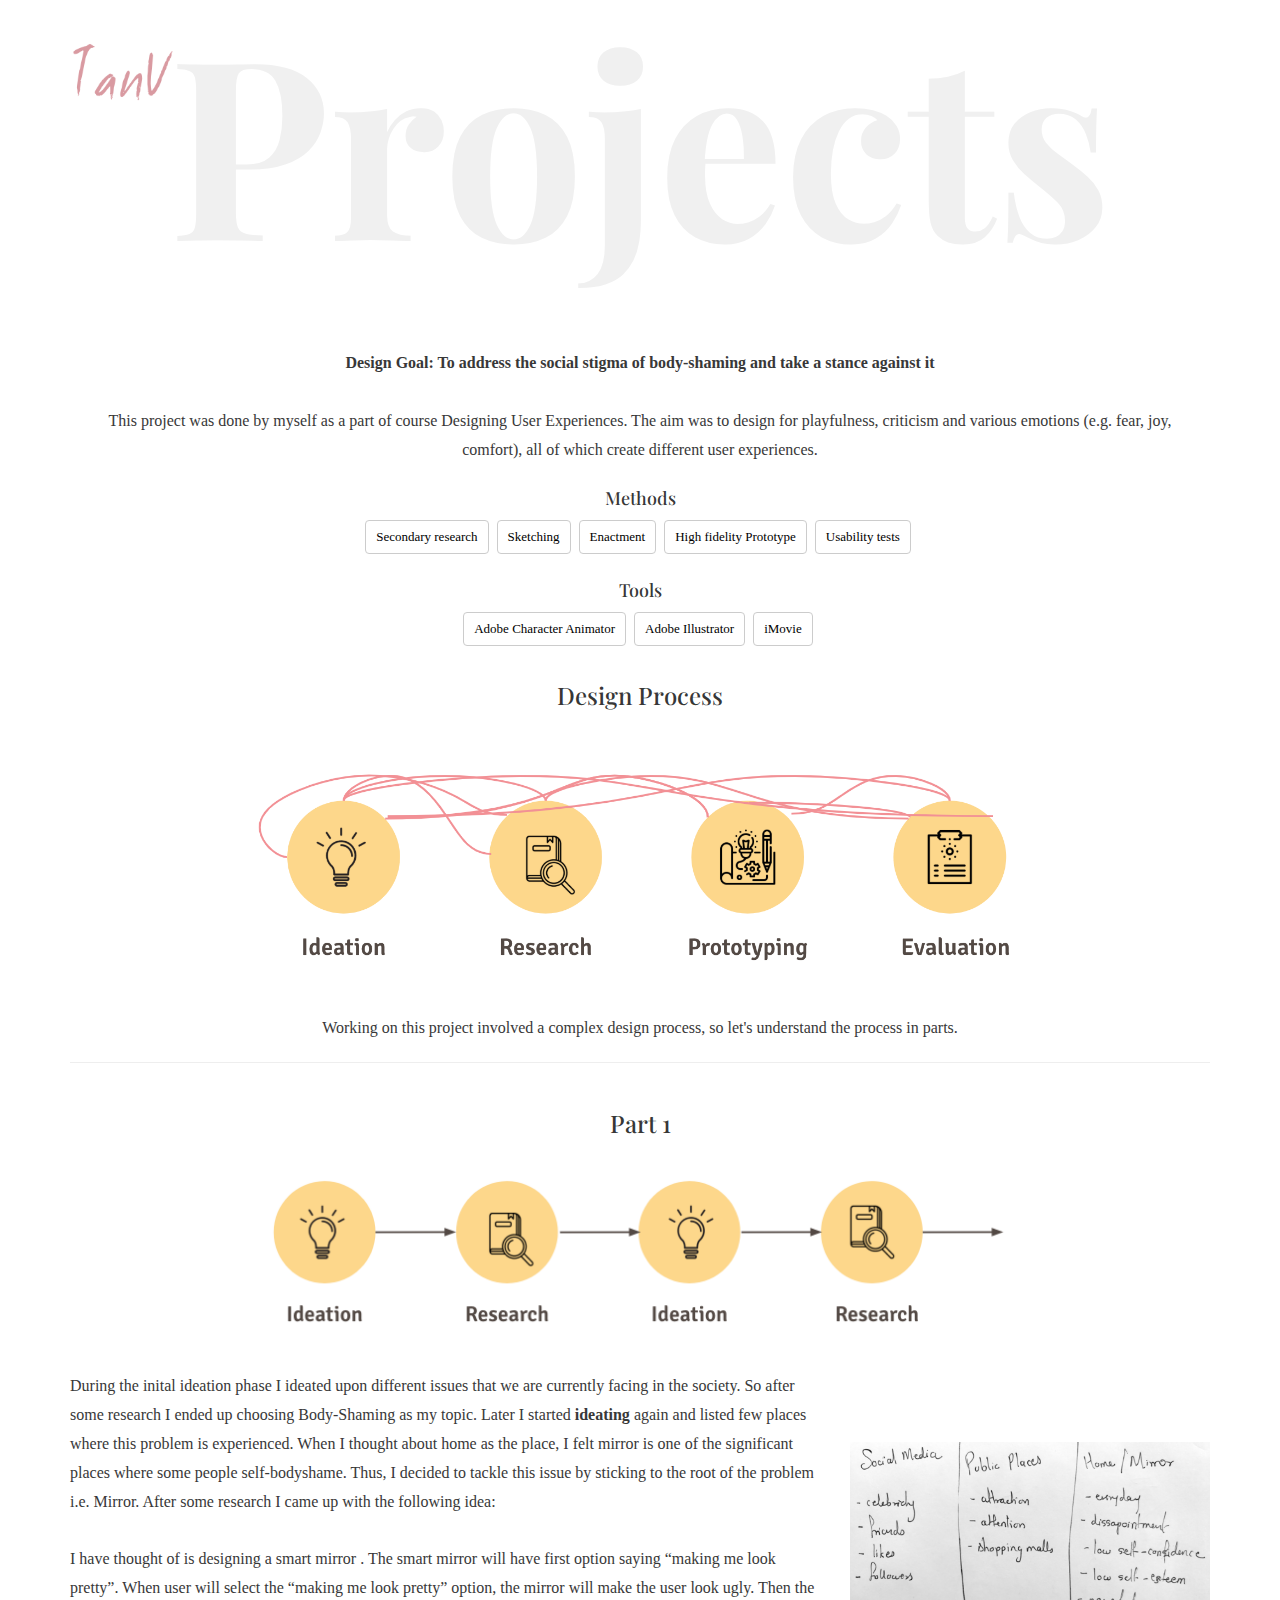
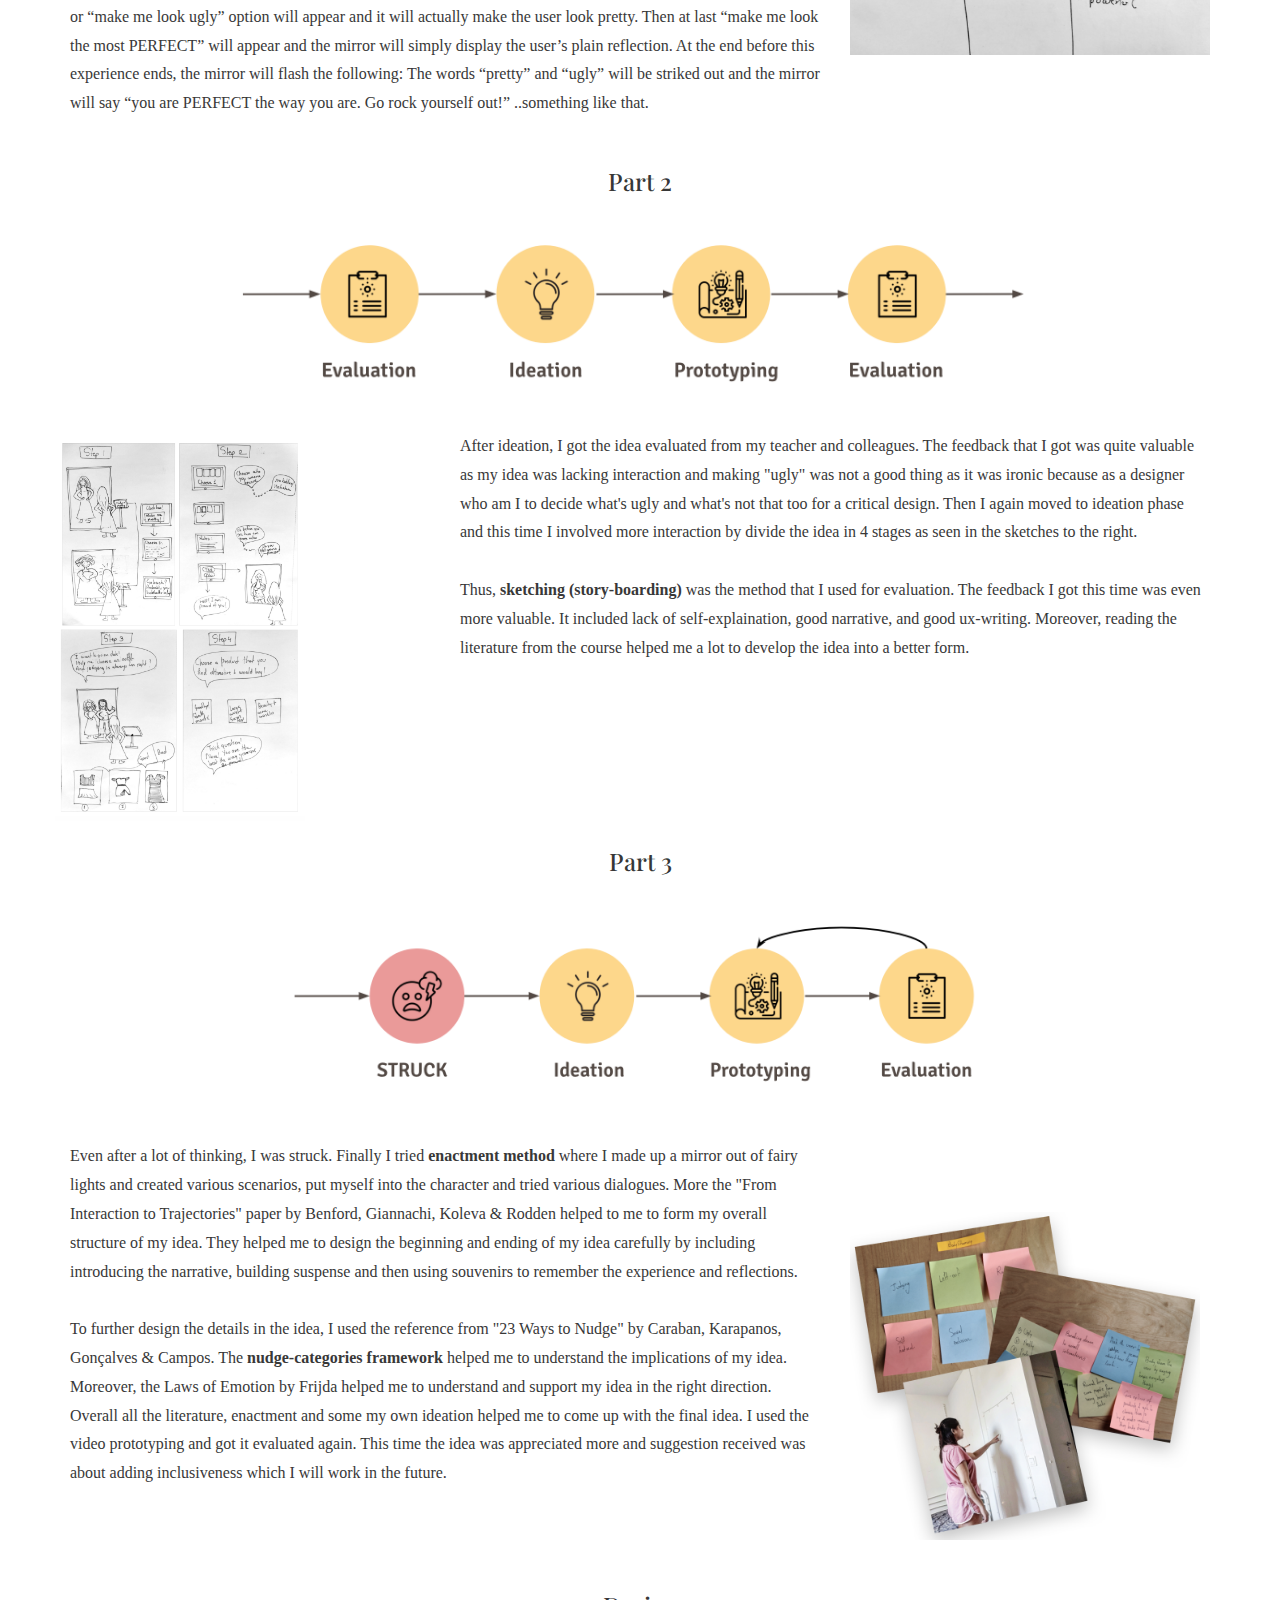
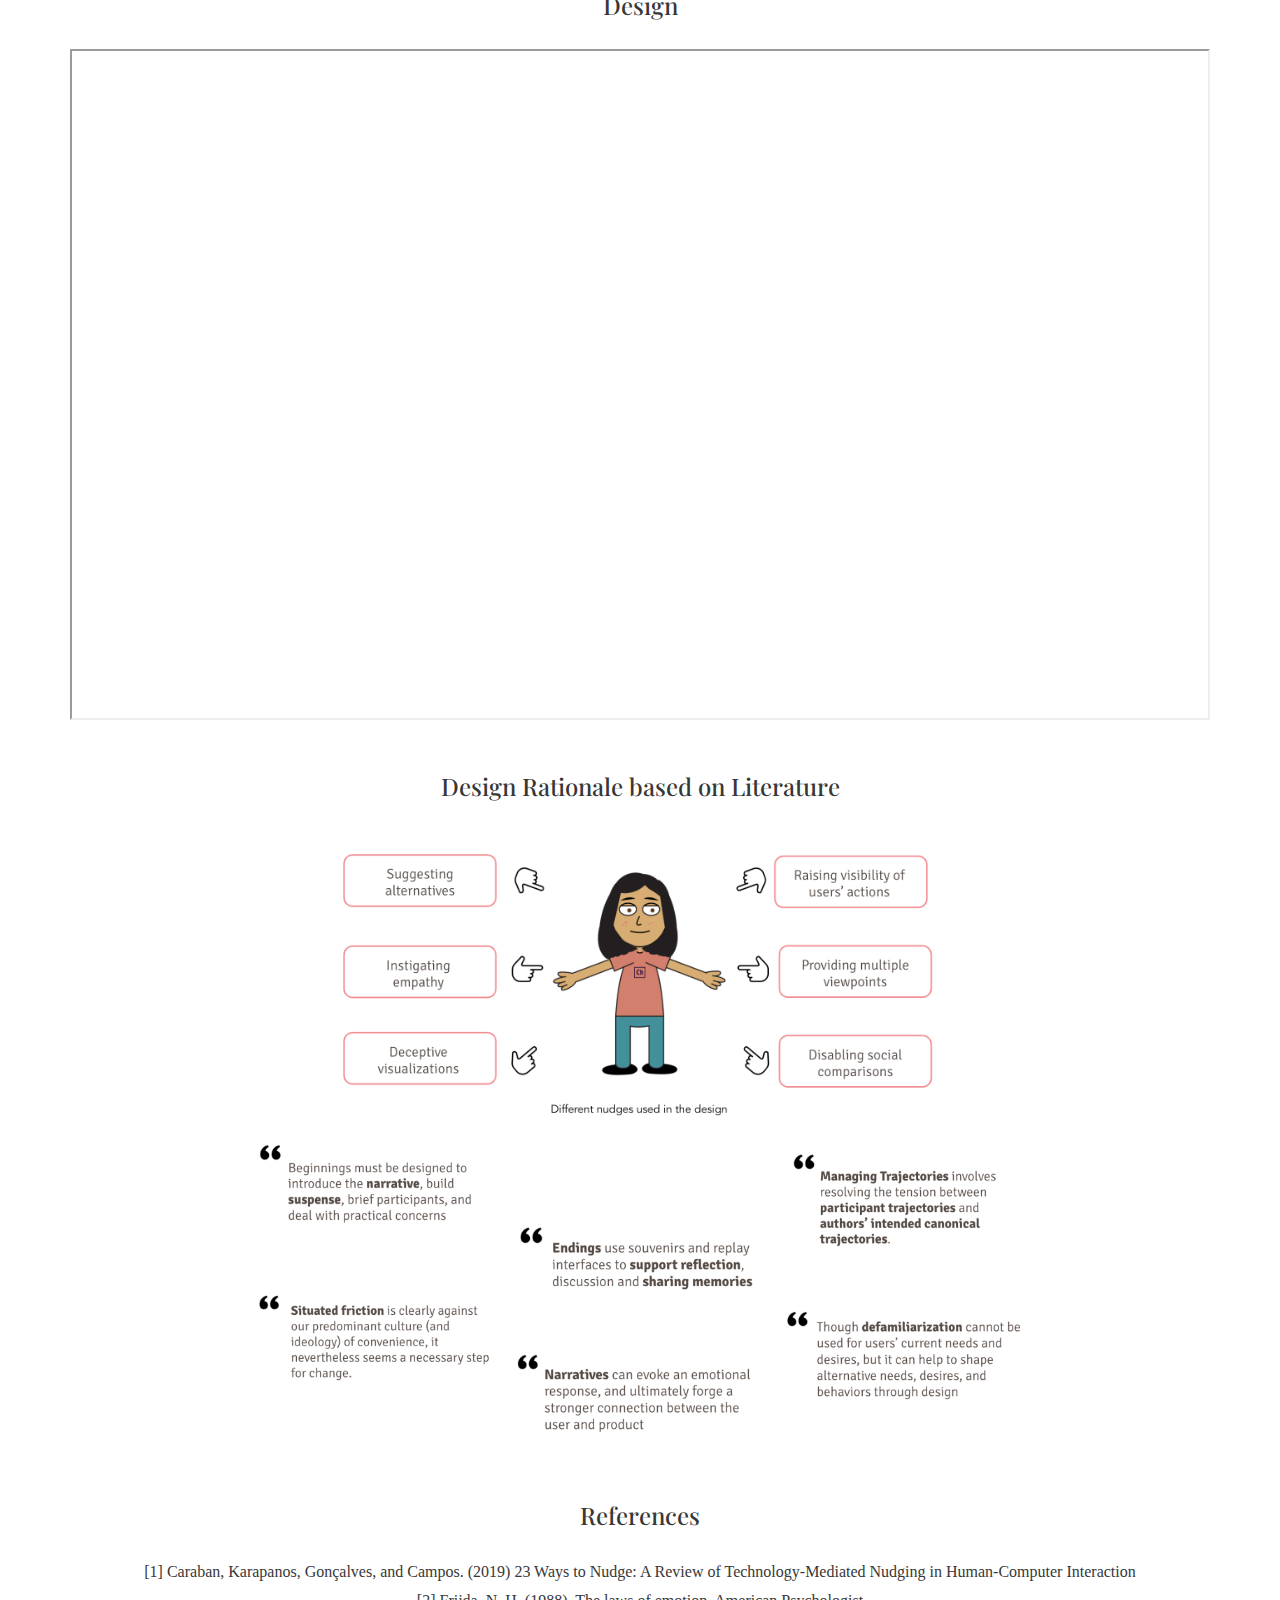
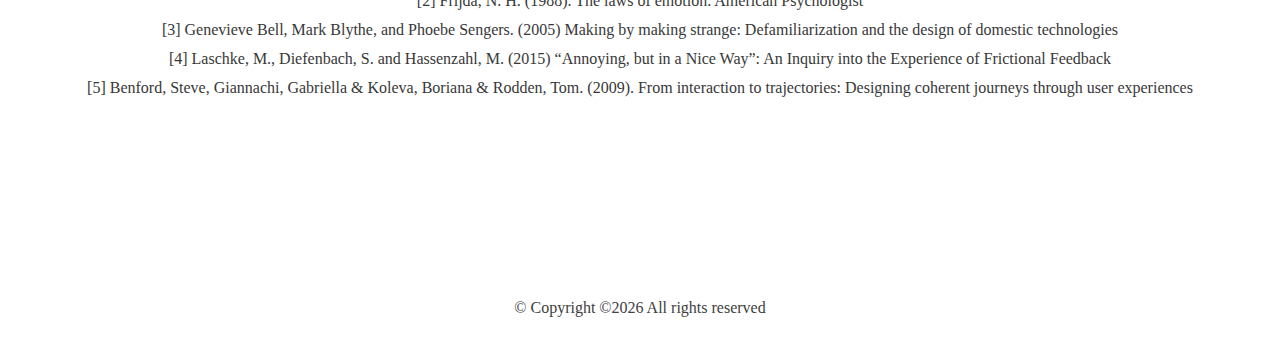
<file: criticaldesign.html>
<!DOCTYPE HTML>
<html>
	<head>
	<meta charset="utf-8">
	<meta http-equiv="X-UA-Compatible" content="IE=edge">
	<title>Critical Design Project</title>
	<meta name="viewport" content="width=device-width, initial-scale=1">
	<meta name="description" content="" />
	<meta name="keywords" content="" />
	<meta name="author" content="" />

  <!-- Facebook and Twitter integration -->
	<meta property="og:title" content=""/>
	<meta property="og:image" content=""/>
	<meta property="og:url" content=""/>
	<meta property="og:site_name" content=""/>
	<meta property="og:description" content=""/>
	<meta name="twitter:title" content="" />
	<meta name="twitter:image" content="" />
	<meta name="twitter:url" content="" />
	<meta name="twitter:card" content="" />

	<!-- Place favicon.ico and apple-touch-icon.png in the root directory -->
	<link rel="shortcut icon" href="favicon.ico">

	<link href="https://fonts.googleapis.com/css?family=Karla:400,700" rel="stylesheet">
	<link href="https://fonts.googleapis.com/css?family=Playfair+Display:400,400i,700" rel="stylesheet">
	
	<!-- Animate.css -->
	<link rel="stylesheet" href="css/animate.css">
	<!-- Icomoon Icon Fonts-->
	<link rel="stylesheet" href="css/icomoon.css">
	<!-- Bootstrap  -->
	<link rel="stylesheet" href="css/bootstrap.css">
	<!-- Owl Carousel -->
	<link rel="stylesheet" href="css/owl.carousel.min.css">
	<link rel="stylesheet" href="css/owl.theme.default.min.css">
	<!-- Magnific Popup -->
	<link rel="stylesheet" href="css/magnific-popup.css">

	<link rel="stylesheet" href="css/style.css">


	<!-- Modernizr JS -->
	<script src="js/modernizr-2.6.2.min.js"></script>
	<!-- FOR IE9 below -->
	<!--[if lt IE 9]>
	<script src="js/respond.min.js"></script>
	<![endif]-->

	</head>
	<body style="background-color:white;"> 

	<!--nav id="colorlib-main-nav" role="navigation">
		<a href="#" class="js-colorlib-nav-toggle colorlib-nav-toggle active"><i></i></a>
		<div class="js-fullheight colorlib-table">
			<div class="colorlib-table-cell js-fullheight">
				<div class="row">
					<div class="col-md-12">
						<div class="form-group">
							<input type="text" class="form-control" id="search" placeholder="Enter any key to search...">
							<button type="submit" class="btn btn-primary"><i class="icon-search3"></i></button>
						</div>
					</div>
				</div>
				<div class="row">
					<div class="col-md-12">
						<ul>
							<li><a href="index.html">Home</a></li>
							<li><a href="services.html">Services</a></li>
							<li><a href="work.html">Work</a></li>
							<li class="active"><a href="blog.html">Blog</a></li>
							<li><a href="about.html">About</a></li>
							<li><a href="contact.html">Contact</a></li>
						</ul>
					</div>
				</div>
				<div class="row">
					<div class="col-md-12">
						<h2 class="head-title">Works</h2>
						<a href="images/work-1.jpg" class="gallery image-popup-link text-center" style="background-image: url(images/work-1.jpg);">
							<span><i class="icon-search3"></i></span>
						</a>
						<a href="images/work-2.jpg" class="gallery image-popup-link text-center" style="background-image: url(images/work-2.jpg);">
							<span><i class="icon-search3"></i></span>
						</a>
						<a href="images/work-3.jpg" class="gallery image-popup-link text-center" style="background-image: url(images/work-3.jpg);">
							<span><i class="icon-search3"></i></span>
						</a>
						<a href="images/work-4.jpg" class="gallery image-popup-link text-center" style="background-image: url(images/work-4.jpg);">
							<span><i class="icon-search3"></i></span>
						</a>
					</div>
				</div>
			</div>
		</div>
	</nav-->
	
	<div id="colorlib-page">
		<header>
			<div class="container">
				<div class="row">
					<div class="col-md-12">
						<div class="colorlib-navbar-brand">
							<a href="index.html"><img src="images/logo.png" width="70%"></a>
						</div>
						<!--a href="#" class="js-colorlib-nav-toggle colorlib-nav-toggle"><i></i></a-->
					</div>
				</div>
			</div>
		</header>
		
		<div id="colorlib-blog">
			<div class="container">
				<div class="row text-center">
					<h2 class="bold">Projects</h2>
				</div>
				<div class="row">
					<div class="col-md-12 col-md-offset-0 text-center animate-box intro-heading1">
						<span>Critical Design Project</span>
						<h2>Critical Design Against Body-Shaming</h2>
						<font size="3px" color="#8B4789">	<b>Individual Project </b>| Duration : 1 week</font>
					</div>
				</div>
				<font color="#383838">
				<div class="col-md-12 col-md-offset-0">
				<b>	<p style="text-align:center;">Design Goal: To address the social stigma of body-shaming and take a stance against it</b>

<br><br>
This project was done by myself as a part of course Designing User Experiences. The aim was to design for playfulness, criticism and various emotions 
(e.g. fear, joy, comfort), all of which create different user experiences.<br></p>

				</div>
				<div class="clear"></div>
				<center>
					<h4>Methods </h4>
					<div class="tagcloud">
						<a class="tag-cloud-link"><font color="black">Secondary research</font></a>
						<a class="tag-cloud-link"><font color="black">Sketching</font></a>
						<a class="tag-cloud-link"><font color="black">Enactment</font></a>
						<a class="tag-cloud-link"><font color="black">High fidelity Prototype</font></a>
						<a class="tag-cloud-link"><font color="black">Usability tests</font></a>
					  </div>
					  
					  <h4><br>	Tools </h4>
					  <div class="tagcloud">
						<a class="tag-cloud-link"><font color="black">Adobe Character Animator</font></a>
						<a class="tag-cloud-link"><font color="black">Adobe Illustrator</font></a>
						<a class="tag-cloud-link"><font color="black">iMovie</font></a>
					  </div>
					  </center>
					
							<div class="clear"></div>
				<center>
					<br>
					<h3> Design Process </h3>
				<img class="img-responsive" width="800px" src="images/criticaldesignprocess.png"><br>
				Working on this project involved a complex design process, so let's understand the process in parts.

					</center>
					<hr>
					<center>	
						<h3><br>Part 1</h3>
						<img class="img-responsive" width="750px" src="images/part1.png"><br>
					</center>
					<div class="row">

				<div class="col-md-8 col-md-offset-0">
					
					<div class="desc">
					
						
						<p>
							During the inital ideation phase I ideated upon different issues that we are 
							currently facing in the society. So after some research I ended up choosing 
							Body-Shaming as my topic. Later I started<b> ideating </b>again and listed few places 
							where this problem is experienced. When I thought about home as the place, I felt 
							mirror is one of the significant places where some people self-bodyshame. Thus, I 
							decided to tackle this issue by sticking to the root of the problem i.e. Mirror. After 
							some research I came up with the following idea:
<br><br>
I have thought of is designing a smart mirror . The smart mirror will have first option saying “making me look pretty”. 
When user will select the “making me look pretty” option, the mirror will make the user look ugly. Then the or “make me look ugly” 
option will appear and it will actually make the user look pretty. Then at last “make me look the most PERFECT” will appear and the
 mirror will simply display the user’s plain reflection. At the end before this experience ends, the mirror will flash the following:
  The words “pretty” and “ugly” will be striked out and the mirror will say “you are PERFECT the way you are. Go rock yourself out!” 
  ..something like that.

						</p>
						
					</div>
				</div>
				<div class="col-md-4 col-md-offset-0">
				<div class="clear"></div>
						<img width="450px" height="200px" class="img-responsive" src="images/list.png">
						</div>

					</div>

					

					<center>	
						<h3><br>Part 2</h3>
						<img class="img-responsive" width="800px" src="images/part2.png"><br>
					</center>
					<div class="row">

						
						<div class="col-md-4-d col-md-offset-0">
						<div class="clear"></div>
								<img width="250px" height="200px" class="img-responsive" src="images/4steps.png">
								</div>


								<div class="col-md-8 col-md-offset-0">
							
									<div class="desc">
									
										
										<p>
											After ideation, I got the idea evaluated from my teacher and colleagues.
											 The feedback that I got was quite valuable as my idea was lacking interaction
											  and making "ugly" was not a good thing as it was ironic because as a designer
											   who am I to decide what's ugly and what's not that too for a critical design. 
											   Then I again moved to ideation phase and this time I involved more interaction 
											   by divide the idea in 4 stages as seen in the sketches to the right. 
											 <br><br>  
											   Thus, <b>sketching 
											   (story-boarding)</b> was the method that I used for evaluation. The feedback I got this 
											   time was even more valuable. It included lack of self-explaination, good narrative,
												and good ux-writing. Moreover, reading the literature from the course helped me a 
												lot to develop the idea into a better form.
										</p>
										
									</div>
								</div>
								
							</div>
							<center>	
								<h3><br>Part 3</h3>
								<img class="img-responsive" width="700px" src="images/part3.png"><br>
							</center>
							<div class="row">

								<div class="col-md-8 col-md-offset-0">
									
									<div class="desc">
									
										
										<p>
											Even after a lot of thinking, I was struck. Finally I tried <b>enactment method </b>
											where I made up a mirror out of fairy lights and created various scenarios, put 
											myself into the character and tried various dialogues. More the "From Interaction 
											to Trajectories" paper by Benford, Giannachi, Koleva & Rodden helped to me to form
											 my overall structure of my idea. They helped me to design the beginning and ending 
											 of my idea carefully by including introducing the narrative, building suspense and 
											 then using souvenirs to remember the experience and reflections.
											 <br><br>
To further design the details in the idea, I used the reference from "23 Ways to Nudge" by Caraban, Karapanos, Gonçalves & Campos. 
The <b>nudge-categories framework </b>helped me to understand the implications of my idea. Moreover, the Laws of Emotion by Frijda helped me 
to understand and support my idea in the right direction. Overall all the literature, enactment and some my own ideation helped me to 
come up with the final idea. I used the video prototyping and got it evaluated again. This time the idea was appreciated more and suggestion
 received was about adding inclusiveness which I will work in the future.

			
				
										</p>
										
									</div>
								</div>
								<div class="col-md-4 col-md-offset-0">
								<div class="clear"></div>
										<img width="350px" height="280px" class="img-responsive" src="images/enactment.png">
										</div>
				
									</div>
				
				


													<center>
													<h3><br><br>	Design</h3>
													<div class="video-container">
												<center>	<iframe width="560" height="349" src="https://www.youtube.com/embed/u2TMpSusQzQ" allowfullscreen></iframe></center>
													</div>
													<h3><br><br>Design Rationale based on Literature</h3>
												
													<img src="images/nudges.png" width="620" height="440" alt="" class="img-responsive">
													<img src="images/rationale.png" width="780" height="440" alt="" class="img-responsive">

													<h3><br><br>References</h3>
												<p>	 
													[1] Caraban, Karapanos, Gonçalves, and Campos. (2019) 23 Ways to Nudge: A Review of Technology-Mediated Nudging in Human-Computer Interaction <br>
													[2] Frijda, N. H. (1988). The laws of emotion. American Psychologist <br>
													[3] Genevieve Bell, Mark Blythe, and Phoebe Sengers. (2005) Making by making strange: Defamiliarization and the design of domestic technologies <br>
													[4] Laschke, M., Diefenbach, S. and Hassenzahl, M. (2015) “Annoying, but in a Nice Way”: An Inquiry into the Experience of Frictional Feedback <br>
													[5] Benford, Steve, Giannachi, Gabriella & Koleva, Boriana & Rodden, Tom. (2009). From interaction to trajectories: Designing coherent journeys through user experiences <br>
													
													 </p>
														</center>
				</font>

				<br>
				<div class="row">
					<div class="col-md-6 text-center">
						<div class="article animate-box">
							<div class="desc">
								<center><a href="hotel.html" class="btn btn-primary btn-outline"><- Previous Project</a></center>
								
							</div>
						</div>
					</div>

					<div class="col-md-6 text-center">

						<div class="article animate-box">
							<div class="desc">
								<center><a href="museumproject.html" class="btn btn-primary btn-outline">Next Project -></a></center>
								
							</div>
						</div>
					</div>
				</div>
					<div class="row">
						<div class="col-md-12 text-center">
							<p>
							
								&copy;
Copyright &copy;<script>document.write(new Date().getFullYear());</script> All rights reserved </a>
							</p>
						</div>
					</div>
				</div>
			</div>
		</footer>
	
	</div>

	<!-- jQuery -->
	<script src="js/jquery.min.js"></script>
	<!-- jQuery Easing -->
	<script src="js/jquery.easing.1.3.js"></script>
	<!-- Bootstrap -->
	<script src="js/bootstrap.min.js"></script>
	<!-- Waypoints -->
	<script src="js/jquery.waypoints.min.js"></script>
	<!-- Owl Carousel -->
	<script src="js/owl.carousel.min.js"></script>
	<!-- Magnific Popup -->
	<script src="js/jquery.magnific-popup.min.js"></script>
	<script src="js/magnific-popup-options.js"></script>

	<!-- Main JS (Do not remove) -->
	<script src="js/main.js"></script>

	</body>
</html>
</file>
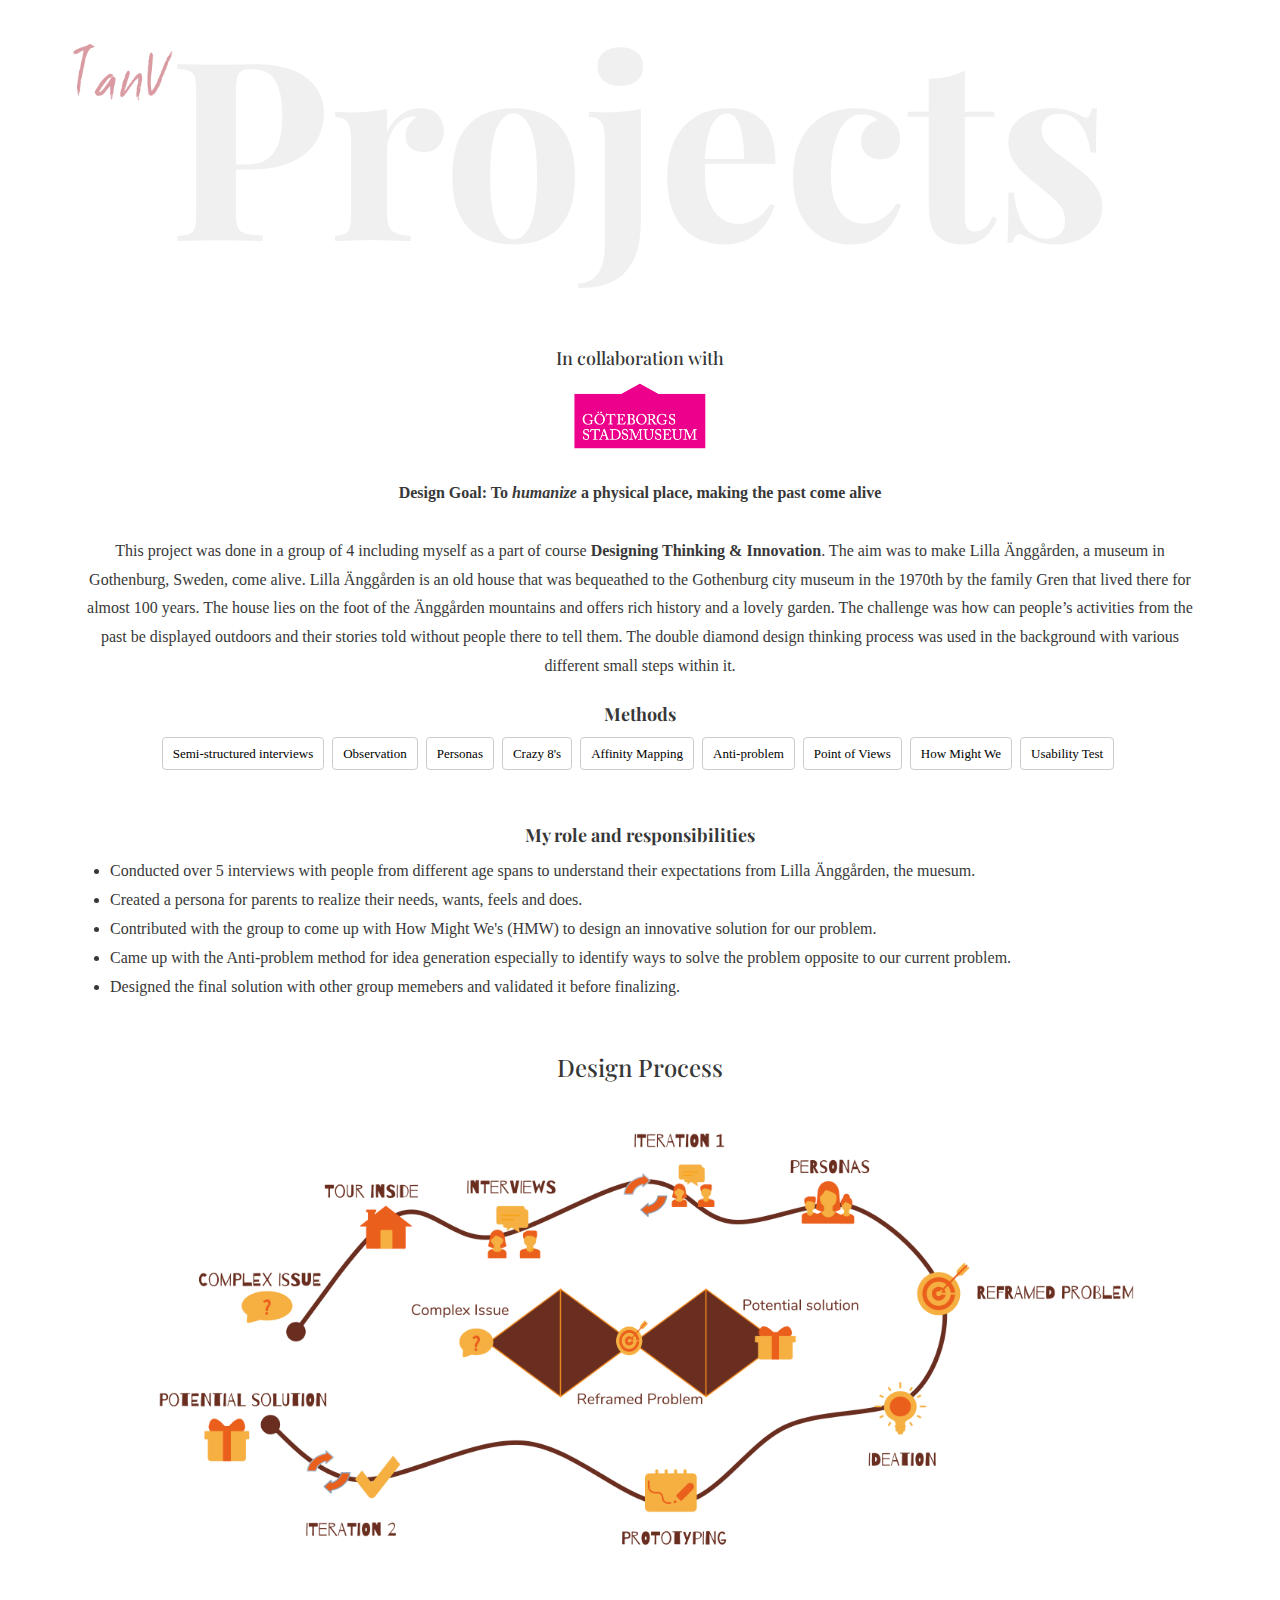
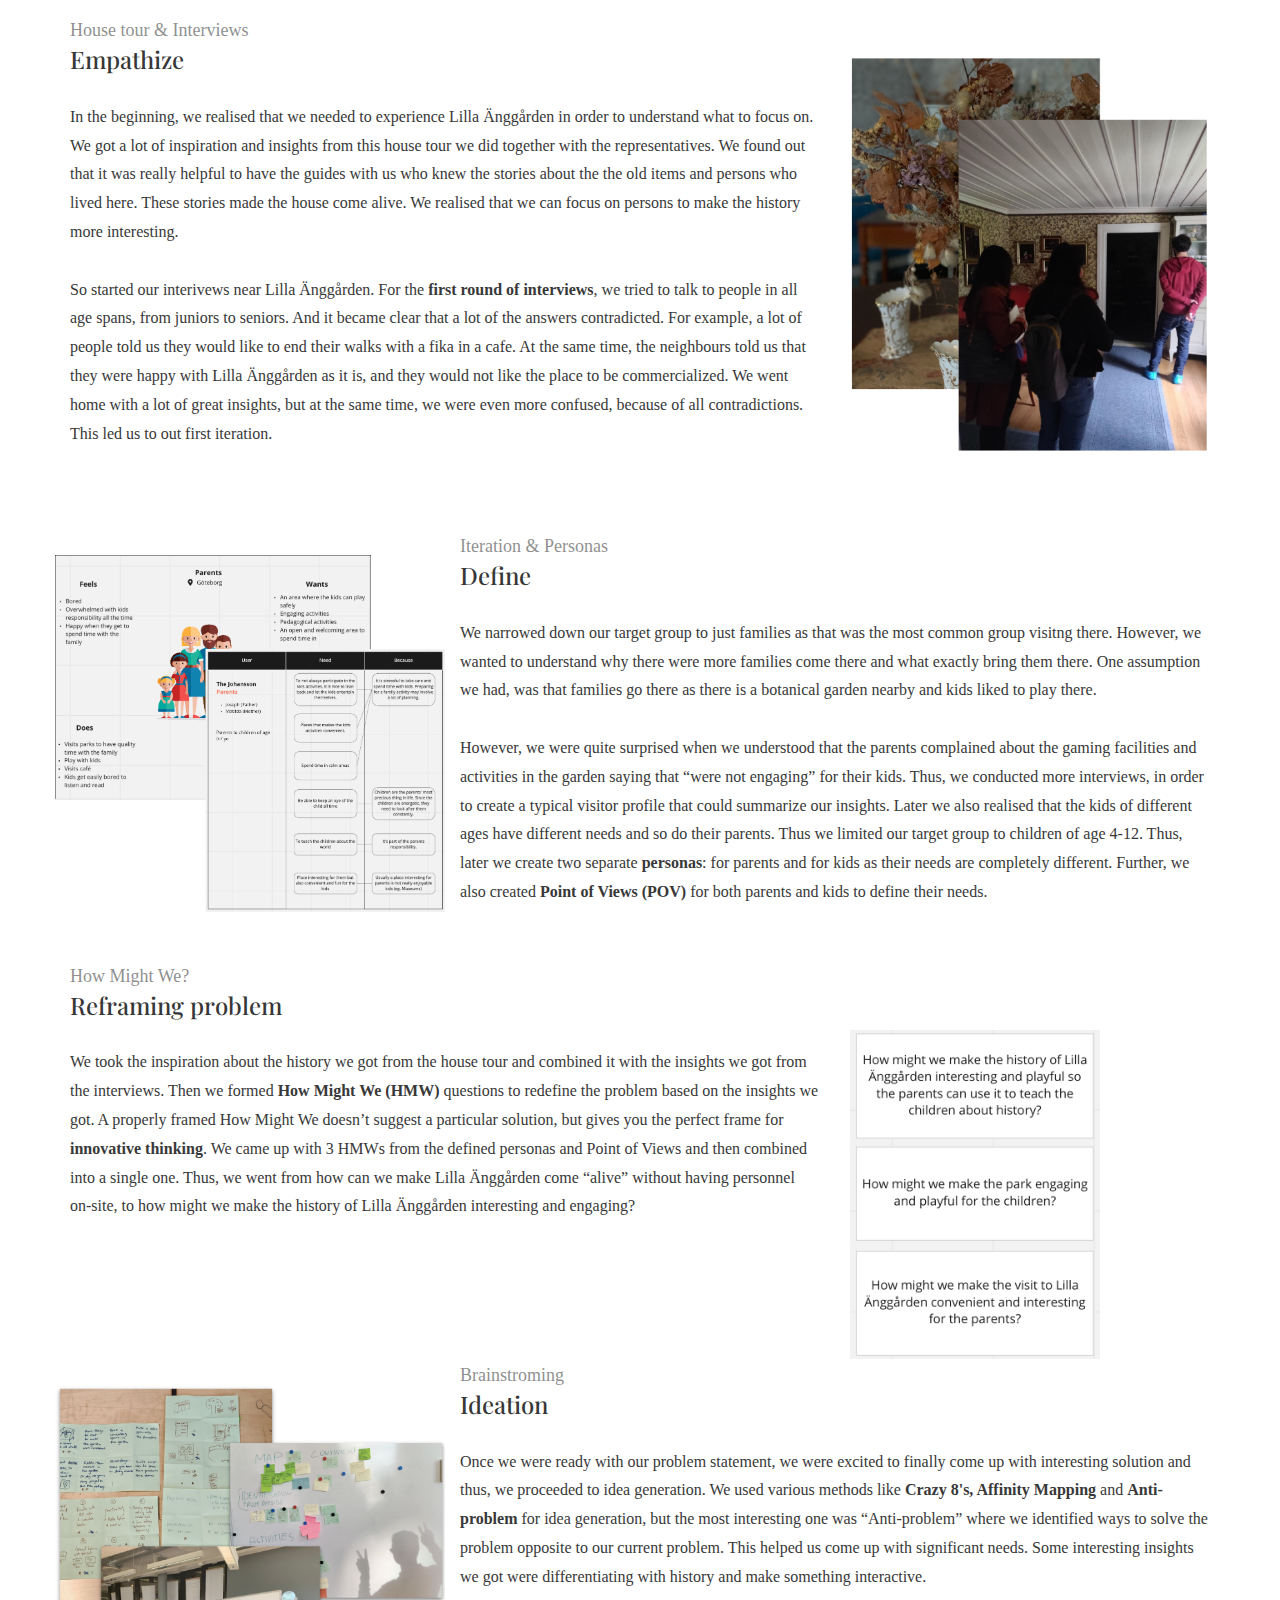
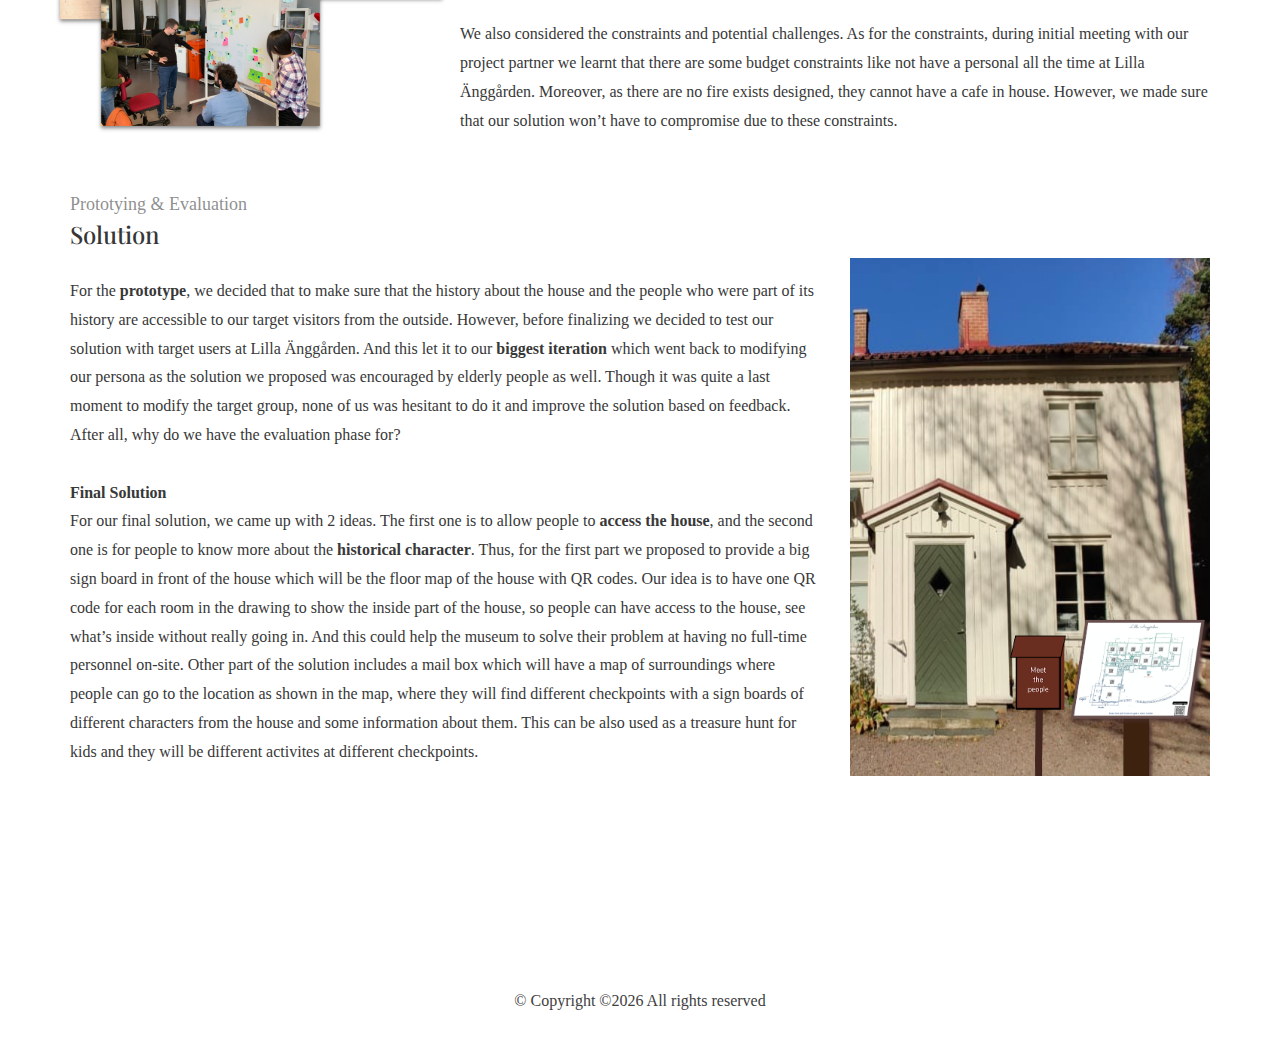
<file: museumproject.html>
<!DOCTYPE HTML>
<html>
	<head>
	<meta charset="utf-8">
	<meta http-equiv="X-UA-Compatible" content="IE=edge">
	<title>Museum Project</title>
	<meta name="viewport" content="width=device-width, initial-scale=1">
	<meta name="description" content="" />
	<meta name="keywords" content="" />
	<meta name="author" content="" />

  <!-- Facebook and Twitter integration -->
	<meta property="og:title" content=""/>
	<meta property="og:image" content=""/>
	<meta property="og:url" content=""/>
	<meta property="og:site_name" content=""/>
	<meta property="og:description" content=""/>
	<meta name="twitter:title" content="" />
	<meta name="twitter:image" content="" />
	<meta name="twitter:url" content="" />
	<meta name="twitter:card" content="" />

	<!-- Place favicon.ico and apple-touch-icon.png in the root directory -->
	<link rel="shortcut icon" href="favicon.ico">

	<link href="https://fonts.googleapis.com/css?family=Karla:400,700" rel="stylesheet">
	<link href="https://fonts.googleapis.com/css?family=Playfair+Display:400,400i,700" rel="stylesheet">
	
	<!-- Animate.css -->
	<link rel="stylesheet" href="css/animate.css">
	<!-- Icomoon Icon Fonts-->
	<link rel="stylesheet" href="css/icomoon.css">
	<!-- Bootstrap  -->
	<link rel="stylesheet" href="css/bootstrap.css">
	<!-- Owl Carousel -->
	<link rel="stylesheet" href="css/owl.carousel.min.css">
	<link rel="stylesheet" href="css/owl.theme.default.min.css">
	<!-- Magnific Popup -->
	<link rel="stylesheet" href="css/magnific-popup.css">

	<link rel="stylesheet" href="css/style.css">


	<!-- Modernizr JS -->
	<script src="js/modernizr-2.6.2.min.js"></script>
	<!-- FOR IE9 below -->
	<!--[if lt IE 9]>
	<script src="js/respond.min.js"></script>
	<![endif]-->

	</head>
	<body style="background-color:white;"> 

	<!--nav id="colorlib-main-nav" role="navigation">
		<a href="#" class="js-colorlib-nav-toggle colorlib-nav-toggle active"><i></i></a>
		<div class="js-fullheight colorlib-table">
			<div class="colorlib-table-cell js-fullheight">
				<div class="row">
					<div class="col-md-12">
						<div class="form-group">
							<input type="text" class="form-control" id="search" placeholder="Enter any key to search...">
							<button type="submit" class="btn btn-primary"><i class="icon-search3"></i></button>
						</div>
					</div>
				</div>
				<div class="row">
					<div class="col-md-12">
						<ul>
							<li><a href="index.html">Home</a></li>
							<li><a href="services.html">Services</a></li>
							<li><a href="work.html">Work</a></li>
							<li class="active"><a href="blog.html">Blog</a></li>
							<li><a href="about.html">About</a></li>
							<li><a href="contact.html">Contact</a></li>
						</ul>
					</div>
				</div>
				<div class="row">
					<div class="col-md-12">
						<h2 class="head-title">Works</h2>
						<a href="images/work-1.jpg" class="gallery image-popup-link text-center" style="background-image: url(images/work-1.jpg);">
							<span><i class="icon-search3"></i></span>
						</a>
						<a href="images/work-2.jpg" class="gallery image-popup-link text-center" style="background-image: url(images/work-2.jpg);">
							<span><i class="icon-search3"></i></span>
						</a>
						<a href="images/work-3.jpg" class="gallery image-popup-link text-center" style="background-image: url(images/work-3.jpg);">
							<span><i class="icon-search3"></i></span>
						</a>
						<a href="images/work-4.jpg" class="gallery image-popup-link text-center" style="background-image: url(images/work-4.jpg);">
							<span><i class="icon-search3"></i></span>
						</a>
					</div>
				</div>
			</div>
		</div>
	</nav-->
	
	<div id="colorlib-page">
		<header>
			<div class="container">
				<div class="row">
					<div class="col-md-12">
						<div class="colorlib-navbar-brand">
							<a href="index.html"><img src="images/logo.png" width="70%"></a>
						</div>
						<!--a href="#" class="js-colorlib-nav-toggle colorlib-nav-toggle"><i></i></a-->
					</div>
				</div>
			</div>
		</header>
		
		<div id="colorlib-blog">
			<div class="container">
				<div class="row text-center">
					<h2 class="bold">Projects</h2>
				</div>
				<div class="row">
					<div class="col-md-12 col-md-offset-0 text-center animate-box intro-heading1">
						<span>Design Thinking Project</span>
						<h2>Designing Project for a Museum</h2>
						<font size="3px" color="#8B4789">	Group Project | Duration : 5 weeks</font>
					</div>
				</div>
				<center>
					<h4>In collaboration with</h4>
						<a href="https://goteborgsstadsmuseum.se/besok-museet/lilla-anggaden" target="_blank"><img width="12%" class="img-responsive" src="images/museumlogo.png" /></a>
						</center>
						<br>
				<font color="#383838">
				<div class="col-md-12 col-md-offset-0">
				<b>	<p style="text-align:center;">Design Goal: To <i>humanize</i> a physical place, making the past come alive</b>

<br><br>
This project was done in a group of 4 including myself as a part of course <b>Designing Thinking & Innovation</b>. The aim was to make Lilla Änggården, a museum in Gothenburg, Sweden, come alive. Lilla Änggården is an old 
house that was bequeathed to the Gothenburg city museum in the 1970th by the family Gren that lived there for almost 100 years. The house lies  on the foot of the Änggården mountains and offers rich history and a 
lovely garden.
The challenge was how can people’s activities from the past be displayed outdoors and their stories told without people there to tell them. The double diamond design thinking process was used in the background 
with various different small steps within it.
<br></p>

				</div>
				<div class="clear"></div>
				<center>
					<h4><b>Methods </b></h4>
				<div class="tagcloud">
					<a class="tag-cloud-link"><font color="black">Semi-structured interviews</font></a>
					<a class="tag-cloud-link"><font color="black">Observation</font></a>
					<a class="tag-cloud-link"><font color="black">Personas</font></a>
					<a class="tag-cloud-link"><font color="black">Crazy 8's</font></a>
					<a class="tag-cloud-link"><font color="black">Affinity Mapping</font></a>
					<a class="tag-cloud-link"><font color="black">Anti-problem</font></a>
					<a class="tag-cloud-link"><font color="black">Point of Views</font></a>
					<a class="tag-cloud-link"><font color="black">How Might We</font></a>
					<a class="tag-cloud-link"><font color="black">Usability Test</font></a>
				  </div><br>
				  
				
				<h4><br><b>	My role and responsibilities </b></h4>
			</center>
				<ul>
				  <li>Conducted over 5 interviews with people from different age spans to understand their expectations from Lilla Änggården, the muesum.</li>
				  <li>Created a persona for parents to realize their needs, wants, feels and does.  </li>
				  <li>Contributed with the group to come up with How Might We's (HMW) to design an innovative solution for our problem.</li>
				  <li>Came up with the Anti-problem method for idea generation especially to identify ways to solve the problem opposite to our current problem.</li>
				  <li>Designed the final solution with other group memebers and validated it before finalizing.</li>
				</ul>
				
						<div class="clear"></div>
				<center>
					<br>
					<h3> Design Process </h3>
				<img class="img-responsive" width="1000px" src="images/DTprocess.png"><br>

					</center>
					
					<div class="row">

				<div class="col-md-8 col-md-offset-0">
					
					<div class="desc">
					
						<br>	<span>House tour & Interviews</span>
														
															<h3>Empathize</h3>
														
						<p>
							In the beginning, we realised that we needed to experience Lilla Änggården in order to understand what to focus on. 
We got a lot of inspiration and insights from this house tour we did together with the representatives.  We found out that it was really helpful 
to have the guides with us who knew the stories about the the old items and persons who lived here. These stories made the house come alive. 
We realised that we can focus on persons to make the history more interesting. 

<br><br>
So started our interivews near Lilla Änggården. For the<b> first round of interviews</b>, we tried to talk to people in all age spans, from juniors to seniors. 

And it became clear that a lot of the answers contradicted. For example, a lot of people told us they would like to end their walks with a fika in a cafe. At the same time, the neighbours told us that they were happy with Lilla Änggården as it is, and they would not like the place to be commercialized. 
We went home with a lot of great insights, but at the same time, we were even more confused, because of all contradictions. This led us to out first iteration.
						</p>
						
					</div>
				</div>
				<div class="col-md-4 col-md-offset-0">
				<div class="clear"></div>
						<img width="450px" height="200px" class="img-responsive" src="images/guide.png">
						</div>

					</div>

					

					<br><br>
					<div class="row">

						
						<div class="col-md-4-t col-md-offset-0">
						<div class="clear"></div>
						<div class="clear"></div>
								<img width="450px" height="200px" class="img-responsive" src="images/dtpersona.png">
								</div>


								<div class="col-md-8 col-md-offset-0">
							
									<div class="desc">
										<span>Iteration & Personas</span>
														
										<h3>Define</h3>
										
										<p>
											We narrowed down our target group to just families as that was the most common group visitng there.

However, we wanted to understand why there were more families come there and what exactly bring them there. 

One assumption we had, was that families  go there as there is a botanical garden nearby and kids liked to play there. 
<br><br>  

However, we were quite surprised when we understood that the parents complained about the gaming facilities and activities in the garden saying that “were not engaging” for their kids. 
Thus, we conducted more interviews, in order to create a typical visitor profile that could summarize our insights.  Later we also realised that the kids of different ages have different needs and so do their parents. Thus we limited our target group to children of age 4-12.
Thus, later we create two separate <b>personas</b>: for parents and for kids as 
their needs are completely different. Further, we also created <b>Point of Views (POV)</b> for both parents and kids to define their needs.							 
										</p>
										
									</div>
								</div>
								
							</div>
						<br>
							<div class="row">

								<div class="col-md-8 col-md-offset-0">
									
									<div class="desc">
									
										<span>How Might We?</span>
														
										<h3>Reframing problem</h3>
										<p>
											We took the inspiration about the history we got from the house tour and combined 
											it with the insights we got from the interviews. Then we formed <b>How Might We (HMW)</b> questions 
											to redefine the problem based on the insights we got. A properly framed How Might We doesn’t suggest 
											a particular solution, but gives you the perfect frame for <b>innovative thinking</b>. We came up with 3 HMWs from the defined personas
											and Point of Views and then combined into a single one. Thus, we went from how can we make 
											Lilla Änggården come “alive” without having personnel on-site, to how might we make 
											the history of Lilla Änggården interesting and engaging?

									
			
				
										</p>
										
									</div>
								</div>
								<div class="col-md-4 col-md-offset-0">
								<div class="clear"></div>
										<img width="250px" height="280px" class="img-responsive" src="images/hmw.png">
										</div>
				
									</div>


									<div class="row">

						
										<div class="col-md-4-t col-md-offset-0">
										<div class="clear"></div>
										<div class="clear"></div>
												<img width="450px" height="200px" class="img-responsive" src="images/idea.png">
												</div>
				
				
												<div class="col-md-8 col-md-offset-0">
											
													<div class="desc">
														<span>Brainstroming</span>
																		
														<h3>Ideation</h3>
														
														<p>
															Once we were ready with our problem statement, we were excited to finally come up with interesting solution and thus, we proceeded to idea generation.
															We used various methods like <b>Crazy 8's, Affinity Mapping</b> and <b>Anti-problem</b> for idea generation, but the most interesting one was “Anti-problem” where we identified 
															ways to solve the problem opposite to our current problem. This helped us come up with significant needs. Some interesting insights we got were differentiating with history and make something interactive.
				<br><br>  
				
				We also considered the constraints and potential challenges. As for the constraints, during initial meeting with our project partner we learnt that there are some budget constraints  like not have a personal all the time at Lilla Änggården. 

Moreover, as there are no fire exists designed, they cannot have a cafe in house. However, we made sure that our  solution won’t have to compromise due to these constraints. 
						 
														</p>
														
													</div>
												</div>
												
											</div>
										<br>
											<div class="row">
				
												<div class="col-md-8 col-md-offset-0">
													
													<div class="desc">
													
														<span>Prototying & Evaluation</span>
																		
														<h3>Solution</h3>
														<p>
															For the <b>prototype</b>, we decided that  to make sure that the history about the 
															house and the people who were part of its history are accessible to our target visitors from the outside.
															However, before finalizing we decided to test our solution with target users at Lilla Änggården. And this let it to our <b> biggest iteration </b> which went back to modifying our persona as 
															the solution we proposed was encouraged by elderly people as well.
															Though it was quite a last moment to modify the target group, none of us was hesitant to do it and improve the solution based on feedback. After all, why do we have the evaluation phase for?


<br><br>
<b>Final Solution</b><br>
For our final solution, we came up with 2 ideas. The first one is to allow people to <b> access the house</b>, and the second one is for people to know more about the <b>historical character</b>.
Thus, for the first part we proposed to provide a big sign board in front of the house which will be the floor map of the house with QR codes.
Our idea is to have one QR code for each room in the drawing to show the inside part of the house, so people can have access to the house, see what’s inside without really going in. 
And this could help the museum to solve their problem at having no full-time personnel on-site.
Other part of the solution includes a mail box which will have a map of surroundings where people can go to the location as shown in the map, where they will find different checkpoints with a  sign boards of 
different characters from the house and some information about them. This can be also used as a treasure hunt for kids and they will be different activites at different checkpoints.
													
							
								
														</p>
														
													</div>
												</div>
												<div class="col-md-4 col-md-offset-0">
												<div class="clear"></div>
														<img width="450px" height="280px" class="img-responsive" src="images/Lilla.png">
														</div>
								
													</div>
				
				


												<br>
				</font>

		

				<br>
				<div class="row">
					<div class="col-md-6 text-center">
						<div class="article animate-box">
							<div class="desc">
								<center><a href="criticaldesign.html" class="btn btn-primary btn-outline"><-Previous Project</a>	</center>
								
							</div>
						</div>
					</div>

					<div class="col-md-6 text-center">

						<div class="article animate-box">
							<div class="desc">
								<center><a href="trilatestation.html" class="btn btn-primary btn-outline">Next Project -></a></center>
								
							</div>
						</div>
					</div>
				</div>

					<div class="row">
						<div class="col-md-12 text-center">
							<p>
							
								&copy;
Copyright &copy;<script>document.write(new Date().getFullYear());</script> All rights reserved </a>
							</p>
						</div>
					</div>
				</div>
			</div>
		</footer>
	
	</div>

	<!-- jQuery -->
	<script src="js/jquery.min.js"></script>
	<!-- jQuery Easing -->
	<script src="js/jquery.easing.1.3.js"></script>
	<!-- Bootstrap -->
	<script src="js/bootstrap.min.js"></script>
	<!-- Waypoints -->
	<script src="js/jquery.waypoints.min.js"></script>
	<!-- Owl Carousel -->
	<script src="js/owl.carousel.min.js"></script>
	<!-- Magnific Popup -->
	<script src="js/jquery.magnific-popup.min.js"></script>
	<script src="js/magnific-popup-options.js"></script>

	<!-- Main JS (Do not remove) -->
	<script src="js/main.js"></script>

	</body>
</html>
</file>
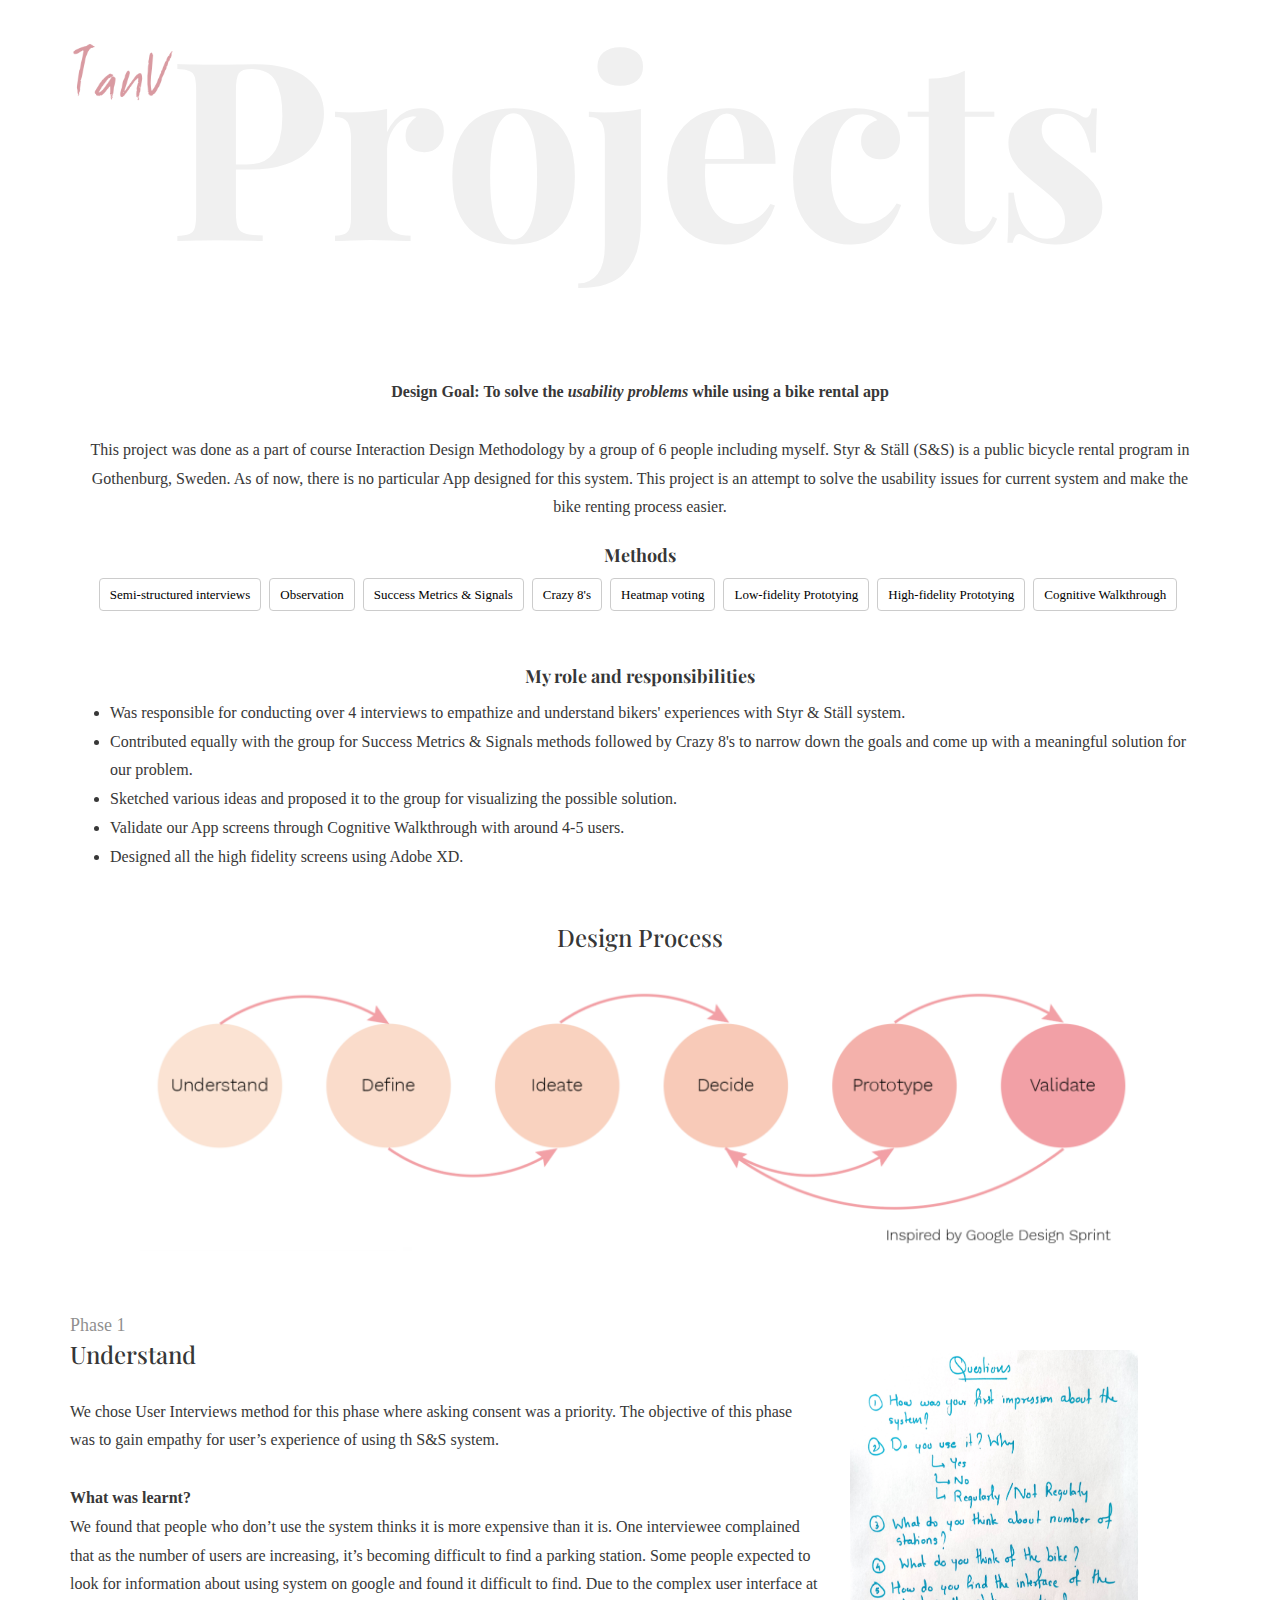
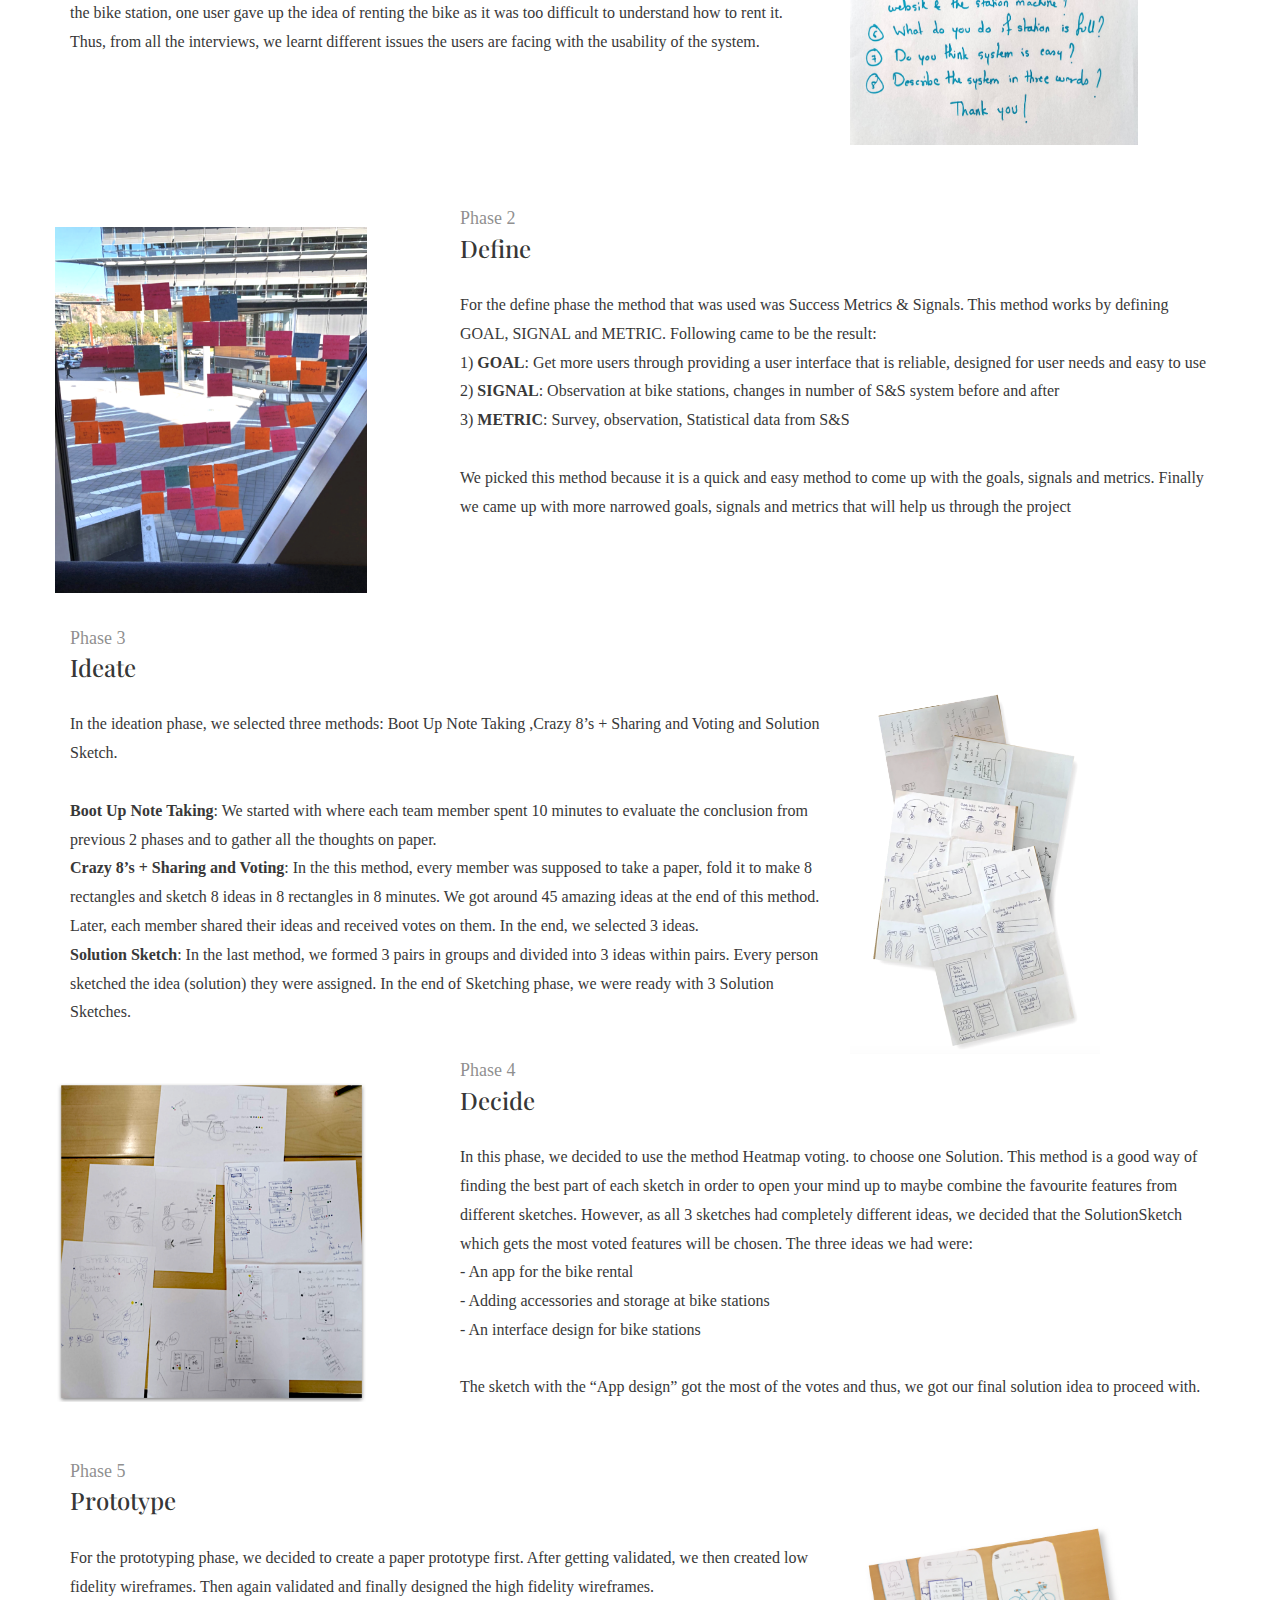
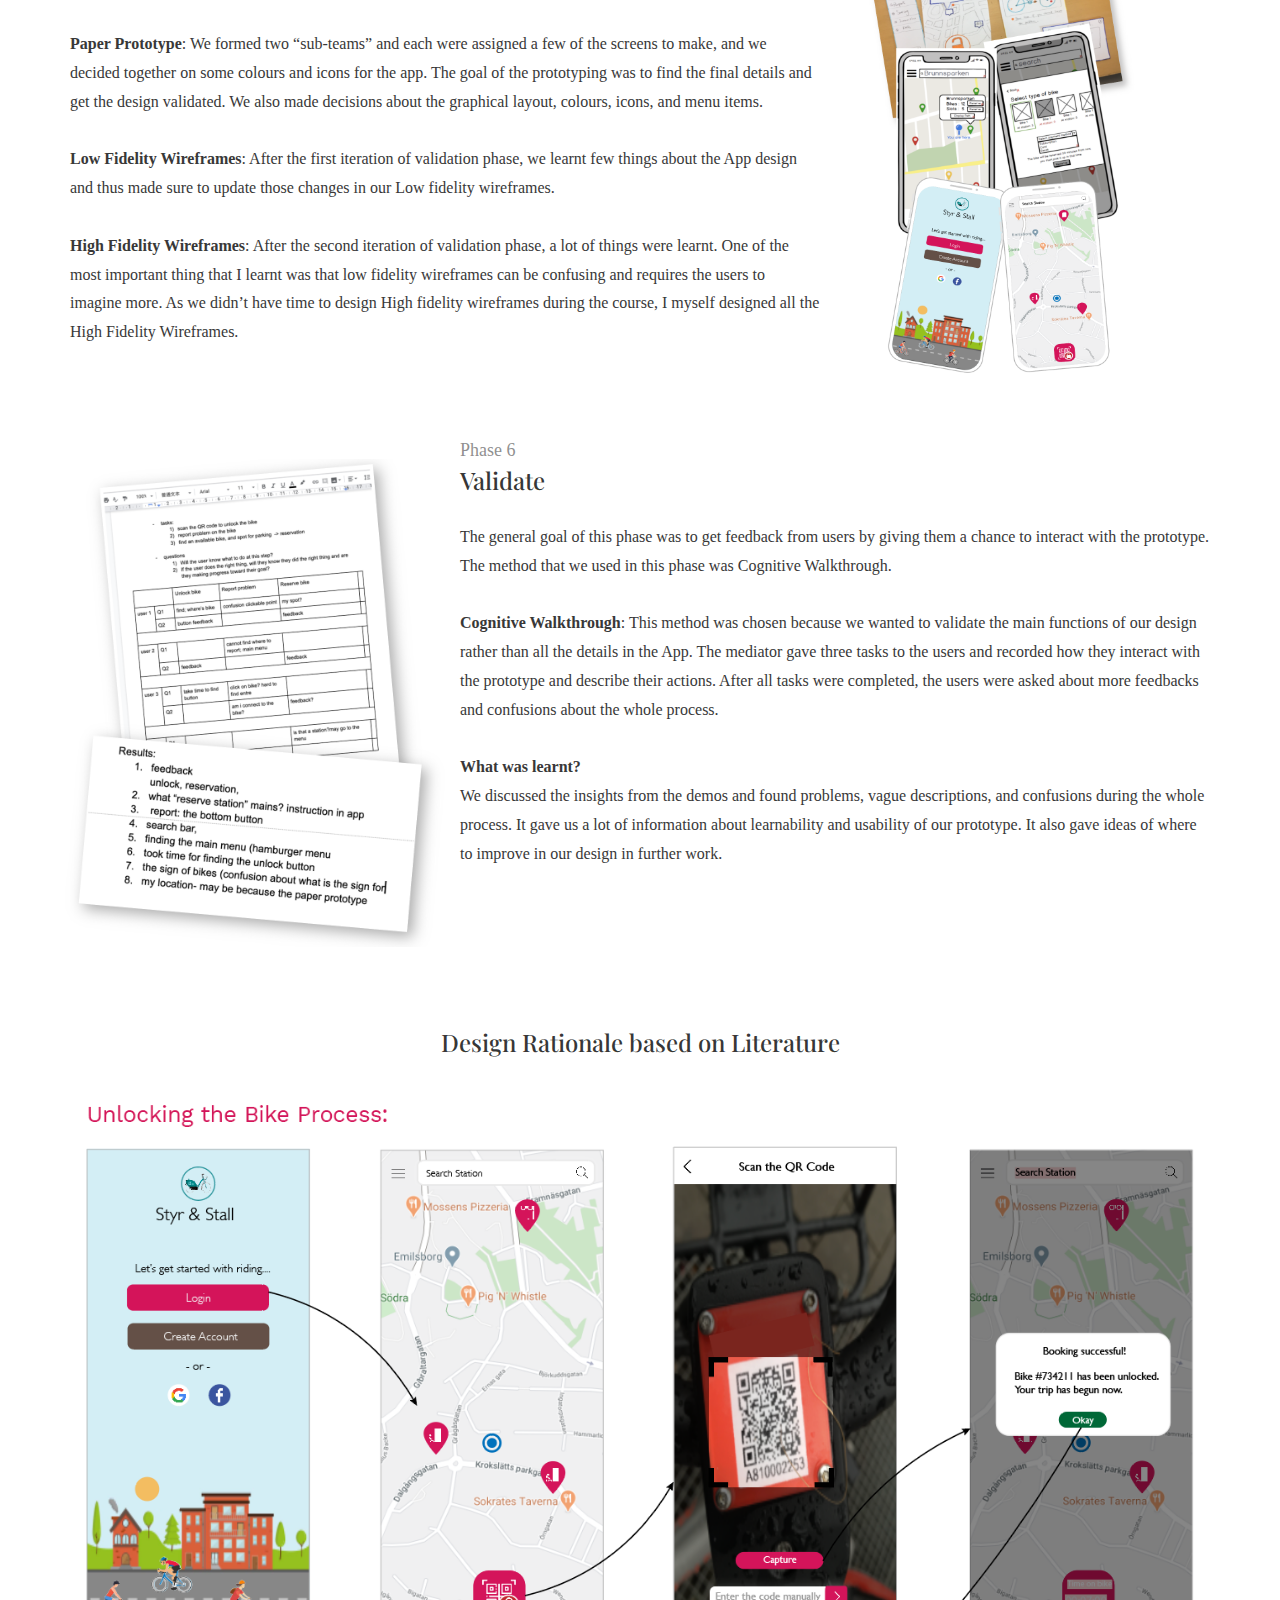
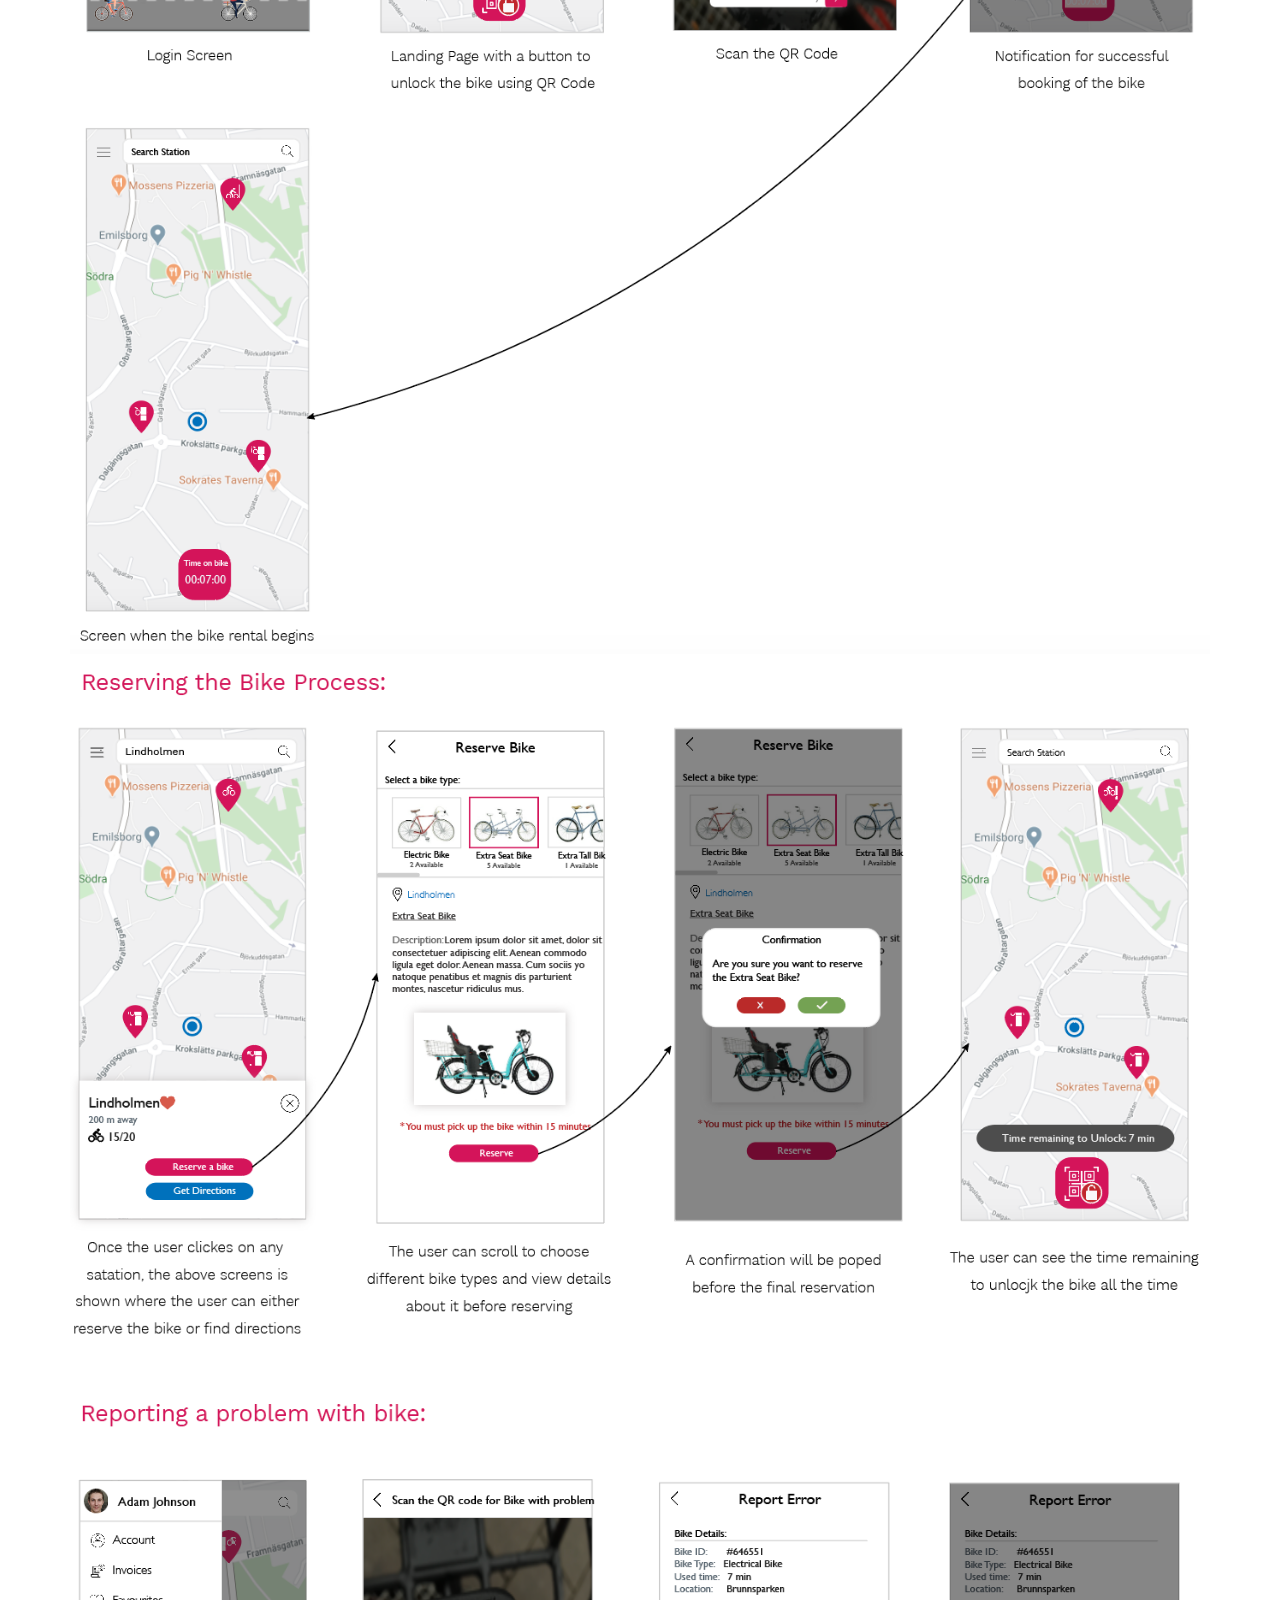
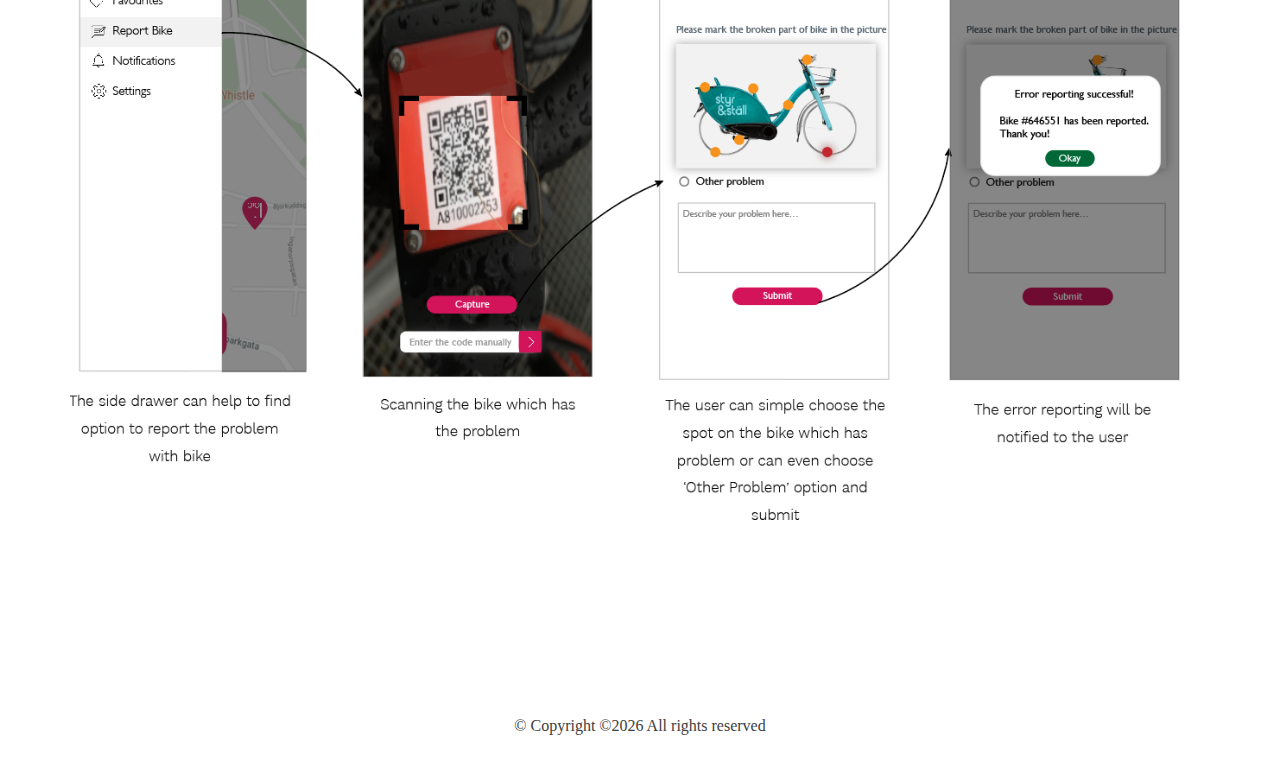
<file: styrnstall.html>
<!DOCTYPE HTML>
<html>
	<head>
	<meta charset="utf-8">
	<meta http-equiv="X-UA-Compatible" content="IE=edge">
	<title>Bike Rental Project</title>
	<meta name="viewport" content="width=device-width, initial-scale=1">
	<meta name="description" content="" />
	<meta name="keywords" content="" />
	<meta name="author" content="" />

  <!-- Facebook and Twitter integration -->
	<meta property="og:title" content=""/>
	<meta property="og:image" content=""/>
	<meta property="og:url" content=""/>
	<meta property="og:site_name" content=""/>
	<meta property="og:description" content=""/>
	<meta name="twitter:title" content="" />
	<meta name="twitter:image" content="" />
	<meta name="twitter:url" content="" />
	<meta name="twitter:card" content="" />

	<!-- Place favicon.ico and apple-touch-icon.png in the root directory -->
	<link rel="shortcut icon" href="favicon.ico">

	<link href="https://fonts.googleapis.com/css?family=Karla:400,700" rel="stylesheet">
	<link href="https://fonts.googleapis.com/css?family=Playfair+Display:400,400i,700" rel="stylesheet">
	
	<!-- Animate.css -->
	<link rel="stylesheet" href="css/animate.css">
	<!-- Icomoon Icon Fonts-->
	<link rel="stylesheet" href="css/icomoon.css">
	<!-- Bootstrap  -->
	<link rel="stylesheet" href="css/bootstrap.css">
	<!-- Owl Carousel -->
	<link rel="stylesheet" href="css/owl.carousel.min.css">
	<link rel="stylesheet" href="css/owl.theme.default.min.css">
	<!-- Magnific Popup -->
	<link rel="stylesheet" href="css/magnific-popup.css">

	<link rel="stylesheet" href="css/style.css">


	<!-- Modernizr JS -->
	<script src="js/modernizr-2.6.2.min.js"></script>
	<!-- FOR IE9 below -->
	<!--[if lt IE 9]>
	<script src="js/respond.min.js"></script>
	<![endif]-->

	</head>
	<body style="background-color:white;"> 

	<!--nav id="colorlib-main-nav" role="navigation">
		<a href="#" class="js-colorlib-nav-toggle colorlib-nav-toggle active"><i></i></a>
		<div class="js-fullheight colorlib-table">
			<div class="colorlib-table-cell js-fullheight">
				<div class="row">
					<div class="col-md-12">
						<div class="form-group">
							<input type="text" class="form-control" id="search" placeholder="Enter any key to search...">
							<button type="submit" class="btn btn-primary"><i class="icon-search3"></i></button>
						</div>
					</div>
				</div>
				<div class="row">
					<div class="col-md-12">
						<ul>
							<li><a href="index.html">Home</a></li>
							<li><a href="services.html">Services</a></li>
							<li><a href="work.html">Work</a></li>
							<li class="active"><a href="blog.html">Blog</a></li>
							<li><a href="about.html">About</a></li>
							<li><a href="contact.html">Contact</a></li>
						</ul>
					</div>
				</div>
				<div class="row">
					<div class="col-md-12">
						<h2 class="head-title">Works</h2>
						<a href="images/work-1.jpg" class="gallery image-popup-link text-center" style="background-image: url(images/work-1.jpg);">
							<span><i class="icon-search3"></i></span>
						</a>
						<a href="images/work-2.jpg" class="gallery image-popup-link text-center" style="background-image: url(images/work-2.jpg);">
							<span><i class="icon-search3"></i></span>
						</a>
						<a href="images/work-3.jpg" class="gallery image-popup-link text-center" style="background-image: url(images/work-3.jpg);">
							<span><i class="icon-search3"></i></span>
						</a>
						<a href="images/work-4.jpg" class="gallery image-popup-link text-center" style="background-image: url(images/work-4.jpg);">
							<span><i class="icon-search3"></i></span>
						</a>
					</div>
				</div>
			</div>
		</div>
	</nav-->
	
	<div id="colorlib-page">
		<header>
			<div class="container">
				<div class="row">
					<div class="col-md-12">
						<div class="colorlib-navbar-brand">
							<a href="index.html"><img src="images/logo.png" width="70%"></a>
						</div>
						<!--a href="#" class="js-colorlib-nav-toggle colorlib-nav-toggle"><i></i></a-->
					</div>
				</div>
			</div>
		</header>
		
		<div id="colorlib-blog">
			<div class="container">
				<div class="row text-center">
					<h2 class="bold">Projects</h2>
				</div>
				<div class="row">
					<div class="col-md-12 col-md-offset-0 text-center animate-box intro-heading1">
						<span>Interaction Design Project</span>
						<h2>App Design for Bike Rental System</h2>
						<font size="3px" color="#8B4789">	Group Project | Duration : 3 weeks</font>
					</div>
				</div>
		
						<br>
				<font color="#383838">
				<div class="col-md-12 col-md-offset-0">
				<b>	<p style="text-align:center;">Design Goal: To solve the <i>usability problems</i> while using a bike rental app</b>

<br><br>
This project was done as a part of course Interaction Design Methodology by a group of 6 people including myself. Styr & Ställ (S&S) 
is a public bicycle rental program in Gothenburg, Sweden. As of now, there is no particular App designed for this system. This project 
is an attempt to solve the usability issues for current system and make the bike renting process easier.

<br></p>

				</div>
				<div class="clear"></div>
				<center>
					<h4><b>Methods </b></h4>
				<div class="tagcloud">
					<a class="tag-cloud-link"><font color="black">Semi-structured interviews</font></a>
					<a class="tag-cloud-link"><font color="black">Observation</font></a>
					<a class="tag-cloud-link"><font color="black">Success Metrics & Signals</font></a>
					<a class="tag-cloud-link"><font color="black">Crazy 8's</font></a>
					<a class="tag-cloud-link"><font color="black">Heatmap voting</font></a>
					<a class="tag-cloud-link"><font color="black">Low-fidelity Prototying</font></a>
					<a class="tag-cloud-link"><font color="black">High-fidelity Prototying</font></a>
					<a class="tag-cloud-link"><font color="black">Cognitive Walkthrough</font></a>
				  </div><br>
				  
				  <h4><br><b>	My role and responsibilities </b></h4>
				</center>
				  <ul>
					<li>Was responsible for conducting over 4 interviews to empathize and understand bikers' experiences with Styr & Ställ system.</li>
					<li>Contributed equally with the group for Success Metrics & Signals methods followed by Crazy 8's to narrow down the goals and come up with a meaningful solution for our problem.</li>
					<li>Sketched various ideas and proposed it to the group for visualizing the possible solution.</li>
					<li>Validate our App screens through Cognitive Walkthrough with around 4-5 users.</li>
					<li>Designed all the high fidelity screens using Adobe XD.</li>
				  </ul>
				
						<div class="clear"></div>
				<center>
					<br>
					<h3> Design Process </h3>
				<img class="img-responsive" width="1000px" src="images/Cycleprocess.png"><br>

					</center>
					
					<div class="row">

				<div class="col-md-8 col-md-offset-0">
					
					<div class="desc">
					
						<br>	<span>Phase 1</span>
														
															<h3>Understand</h3>
														
						<p>
							We chose User Interviews method for this phase where asking consent was a priority. The objective of this phase was to gain empathy for user’s experience
							 of using th S&S system.
<br><br>
<b>What was learnt?</b>
<br>
We found that people who don’t use the system thinks it is more expensive than it is. One interviewee complained that as the number of users are increasing, it’s becoming difficult
 to find a parking station. Some people expected to look for information about using system on google and found it difficult to find. Due to the complex user interface at the bike
  station, one user gave up the idea of renting the bike as it was too difficult to understand how to rent it. Thus, from all the interviews, we learnt different issues the users are
   facing with the usability of the system.
						</p>
						
					</div>
				</div>
				<div class="col-md-4 col-md-offset-0">
				<div class="clear"></div>
						<img width="450px" height="200px" class="img-responsive2" src="images/Interview.png">
						</div>

					</div>

					

					<br><br>
					<div class="row">

						
						<div class="col-md-4-t col-md-offset-0">
						<div class="clear"></div>
						<div class="clear"></div>
								<img width="450px" height="200px" class="img-responsive2" src="images/define.png">
								</div>


								<div class="col-md-8 col-md-offset-0">
							
									<div class="desc">
										<span>Phase 2</span>
														
										<h3>Define</h3>
										
										<p>
											For the define phase the method that was used was Success Metrics & Signals. This method works by defining 
											GOAL, SIGNAL and METRIC. Following came to be the result:<br>
1) <b>GOAL</b>: Get more users through providing a user interface that is reliable, designed for user needs and easy to use<br>
2) <b>SIGNAL</b>: Observation at bike stations, changes in number of S&S system before and after<br>
3) <b>METRIC</b>: Survey, observation, Statistical data from S&S
<br><br>
We picked this method because it is a quick and easy method to come up with the goals, signals and metrics. Finally we came up with more narrowed 
goals, signals and 
metrics that will help us through the project					 
										</p>
										
									</div>
								</div>
								
							</div>
						<br>
							<div class="row">

								<div class="col-md-8 col-md-offset-0">
									
									<div class="desc">
									
										<span>Phase 3</span>
														
										<h3>Ideate</h3>
										<p>
											In the ideation phase, we selected three methods: Boot Up Note Taking ,Crazy 8’s + Sharing and Voting and Solution Sketch.
<br><br>
<b>Boot Up Note Taking</b>: We started with where each team member spent 10 minutes to evaluate the conclusion from previous 2 phases and to gather all the thoughts on paper.
<br>
<b>Crazy 8’s + Sharing and Voting</b>: In the this method, every member was supposed to take a paper, fold it to make 8 rectangles and sketch 8 ideas in 8 rectangles in 8 minutes. We got around 45 amazing ideas at the end of this method. Later, each member shared their ideas and received votes on them. In the end, we selected 3 ideas.
<br>
<b>Solution Sketch</b>: In the last method, we formed 3 pairs in groups and divided into 3 ideas within pairs. Every person sketched the idea (solution) they were assigned.

In the end of Sketching phase, we were ready with 3 Solution Sketches.

									
			
				
										</p>
										
									</div>
								</div>
								<div class="col-md-4 col-md-offset-0">
								<div class="clear"></div>
										<img width="250px" height="280px" class="img-responsive" src="images/sketches.png">
										</div>
				
									</div>


									<div class="row">

						
										<div class="col-md-4-t col-md-offset-0">
										<div class="clear"></div>
										<div class="clear"></div>
												<img width="450px" height="200px" class="img-responsive2" src="images/heatmap.png">
												</div>
				
				
												<div class="col-md-8 col-md-offset-0">
											
													<div class="desc">
														<span>Phase 4</span>
																		
														<h3>Decide</h3>
														
														<p>
															In this phase, we decided to use the method Heatmap voting. to choose one Solution. This method is a good way
															 of finding the best part of each sketch in order to open your mind up to maybe combine the favourite features 
															 from different sketches. However, as all 3 sketches had completely different ideas, we decided that the SolutionSketch 
															 which gets the most voted features will be chosen. The three ideas we had were:
															 <br>
- An app for the bike rental  <br>
- Adding accessories and storage at bike stations  <br>
- An interface design for bike stations 
<br> <br>
The sketch with the “App design” got the most of the votes and thus, we got our final solution idea to proceed with.
						 
														</p>
														
													</div>
												</div>
												
											</div>
										<br>
											<div class="row">
				
												<div class="col-md-8 col-md-offset-0">
													
													<div class="desc">
													
														<span>Phase 5</span>
																		
														<h3>Prototype</h3>
														<p>
															For the prototyping phase, we decided to create a paper prototype first. After getting validated, we then 
															created low fidelity wireframes. Then again validated and finally designed the high fidelity wireframes.
<br><br>
<b>Paper Prototype</b>: We formed two “sub-teams” and each were assigned a few of the screens to make, and we decided together on some colours and icons for the app. The goal 
of the prototyping was to find the final details and get the design validated. We also made decisions about the graphical layout, colours, icons, and menu items.
<br><br>
<b>Low Fidelity Wireframes</b>: After the first iteration of validation phase, we learnt few things about the App design and thus made sure to update those changes in our Low fidelity wireframes.
<br><br>
<b>High Fidelity Wireframes</b>: After the second iteration of validation phase, a lot of things were learnt. One of the most important thing that I learnt was that low fidelity wireframes
 can be confusing and requires the users to imagine more. As we didn’t have time to design High fidelity wireframes during the course, I myself designed all the High Fidelity Wireframes.
													
							
								
														</p>
														
													</div>
												</div>
												<div class="col-md-4 col-md-offset-0">
												<div class="clear"></div>
														<img width="450px" height="280px" class="img-responsive2" src="images/prototype.png">
														</div>
								
													</div>
												<br>
												<br>
												<div class="row">
							
													
													<div class="col-md-4-t col-md-offset-0">
													<div class="clear"></div>
													<div class="clear"></div>
															<img width="450px" height="200px" class="img-responsive" src="images/results.png">
															</div>
							
							
															<div class="col-md-8 col-md-offset-0">
														
																<div class="desc">
																	<span>Phase 6</span>
																					
																	<h3>Validate</h3>
																	
																	<p>
																		The general goal of this phase was to get feedback from users by giving them a chance to interact with the prototype. 
																		The method that we used in this phase was Cognitive Walkthrough.
<br><br>
<b>Cognitive Walkthrough</b>: This method was chosen because we wanted to validate the main functions of our design rather than all the details in the App. The mediator gave three tasks to 
the users and recorded how they interact with the prototype and describe their actions. After all tasks were completed, the users were asked about more feedbacks and confusions about the whole process.
<br><br>
<b>What was learnt?</b><br>
We discussed the insights from the demos and found problems, vague descriptions, and confusions during the whole process. It gave 
us a lot of information about learnability and usability of our prototype. It also gave ideas of where to improve in our design in further work.							 
																	</p>
																	
																</div>
															</div>
															
														</div>
													<br>		
				</font>

		<center>
				<h3><br><br>Design Rationale based on Literature</h3>
												
				<img src="images/Final1.png"  alt="" class="img-responsive"/>
				<img src="images/Final2.png"  alt="" class="img-responsive"/>
				<img src="images/Final3.png" alt="" class="img-responsive"/>
</center>
				<br>
				<div class="row">
					<div class="col-md-6 text-center">
						<div class="article animate-box">
							<div class="desc">
								<center><a href="circularkitchen.html" class="btn btn-primary btn-outline"><-Previous Project</a>	</center>
								
							</div>
						</div>
					</div>

					<div class="col-md-6 text-center">

						<div class="article animate-box">
							<div class="desc">
								<center><a href="hotel.html" class="btn btn-primary btn-outline">Next Project -></a></center>
								
							</div>
						</div>
					</div>
				</div>

					<div class="row">
						<div class="col-md-12 text-center">
							<p>
							
								&copy;
Copyright &copy;<script>document.write(new Date().getFullYear());</script> All rights reserved </a>
							</p>
						</div>
					</div>
				</div>
			</div>
		</footer>
	
	</div>

	<!-- jQuery -->
	<script src="js/jquery.min.js"></script>
	<!-- jQuery Easing -->
	<script src="js/jquery.easing.1.3.js"></script>
	<!-- Bootstrap -->
	<script src="js/bootstrap.min.js"></script>
	<!-- Waypoints -->
	<script src="js/jquery.waypoints.min.js"></script>
	<!-- Owl Carousel -->
	<script src="js/owl.carousel.min.js"></script>
	<!-- Magnific Popup -->
	<script src="js/jquery.magnific-popup.min.js"></script>
	<script src="js/magnific-popup-options.js"></script>

	<!-- Main JS (Do not remove) -->
	<script src="js/main.js"></script>

	</body>
</html>
</file>
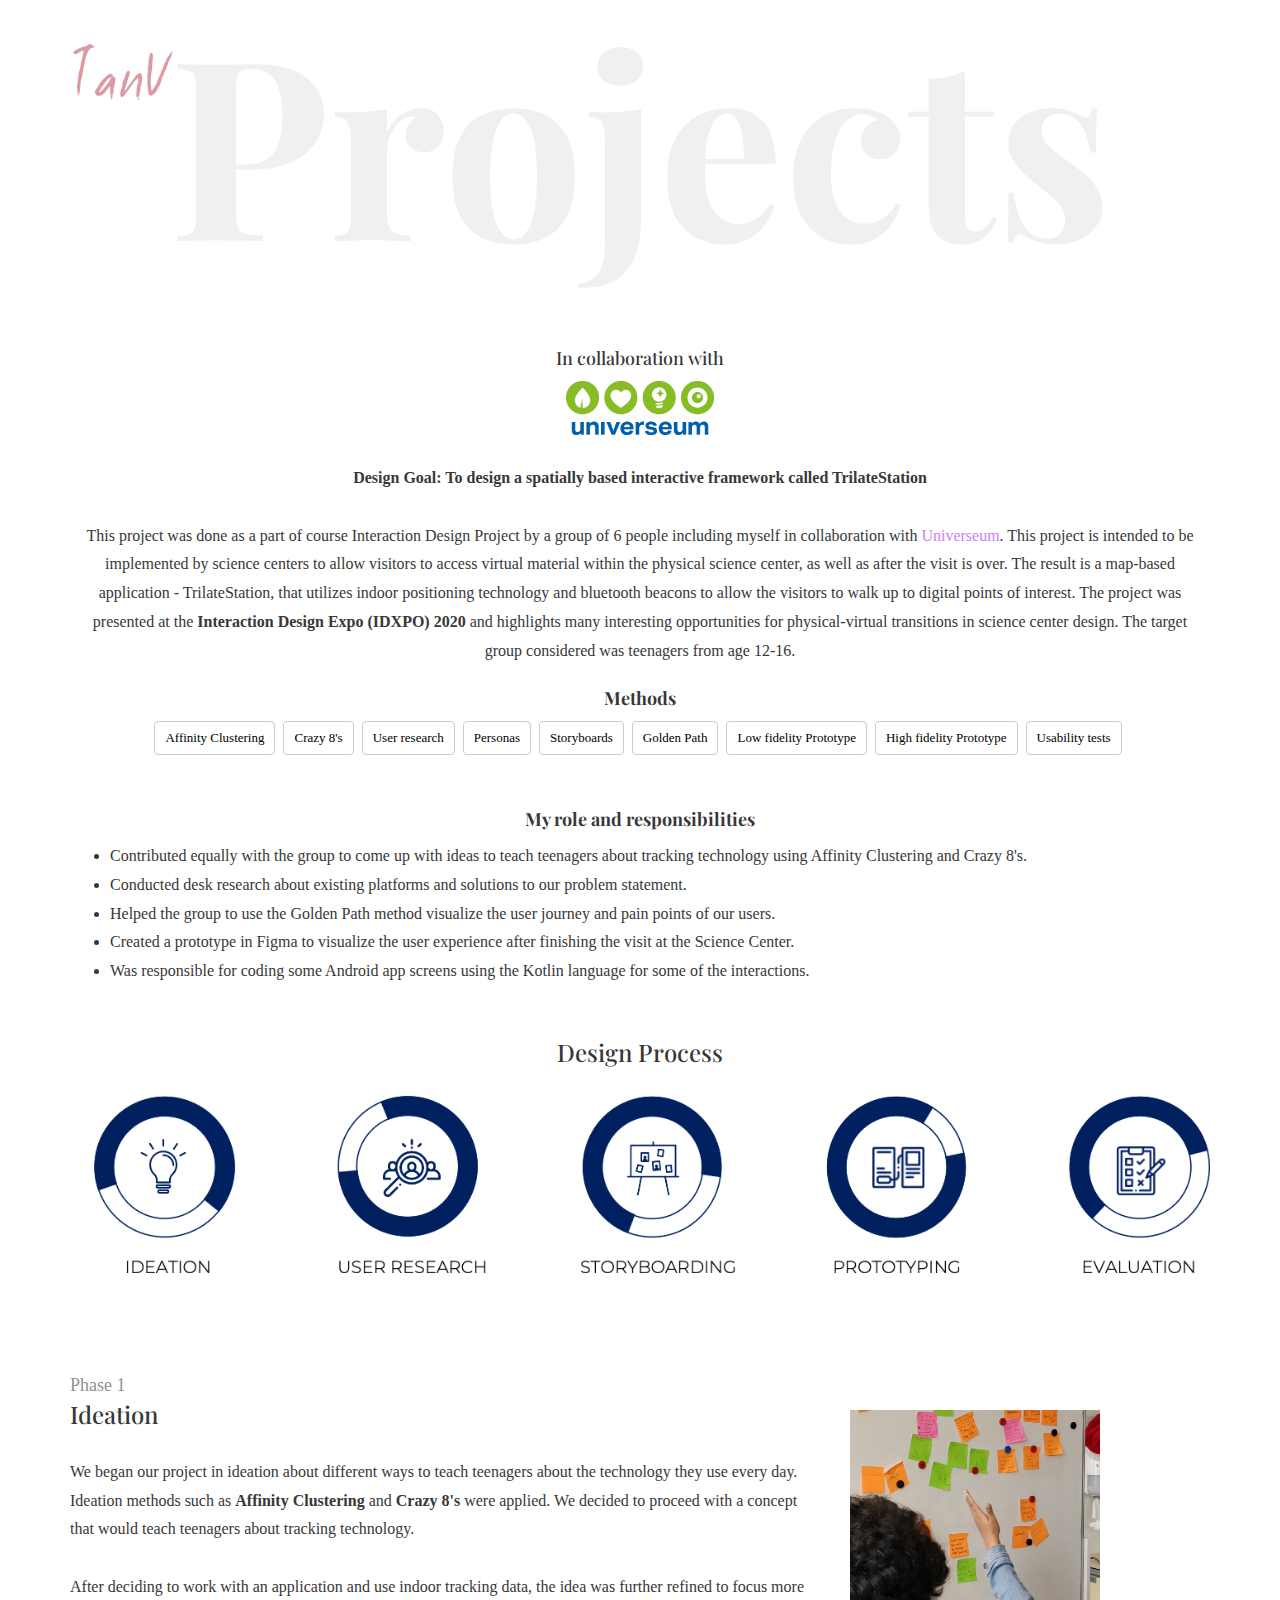
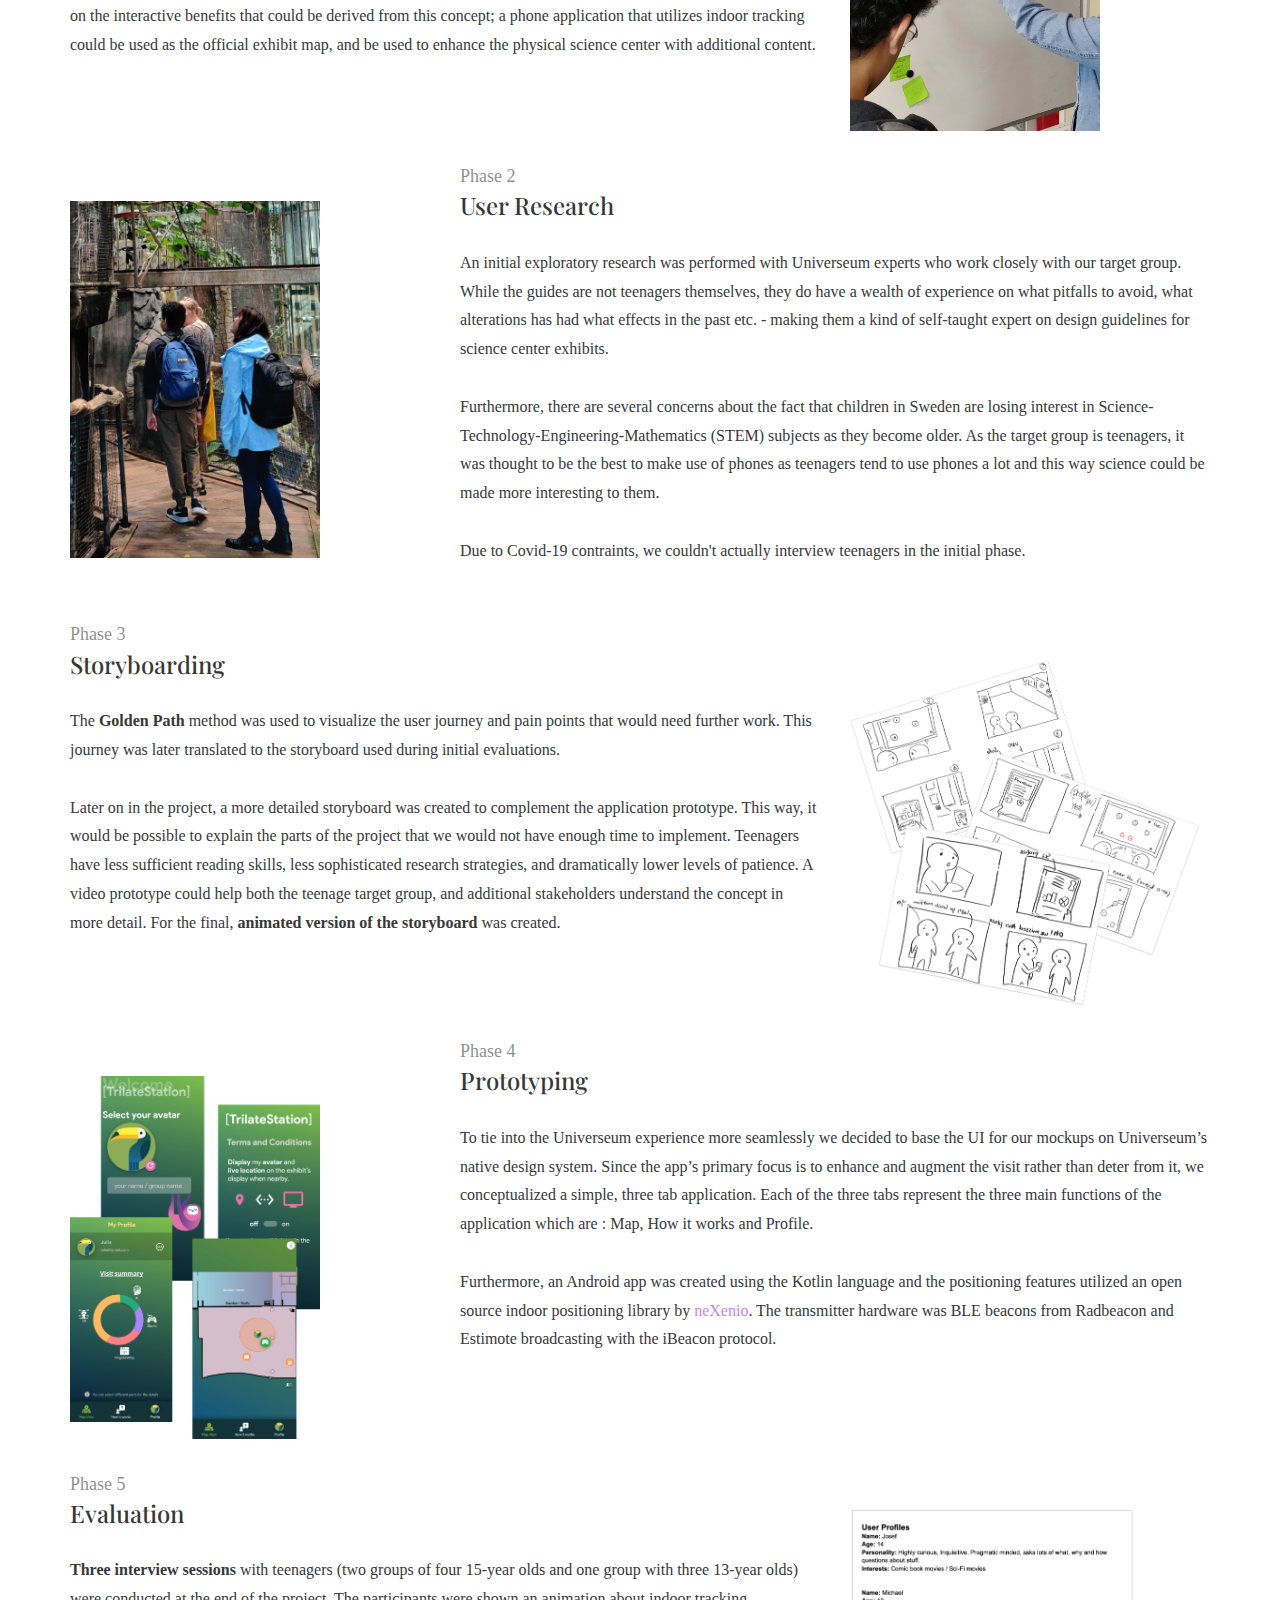
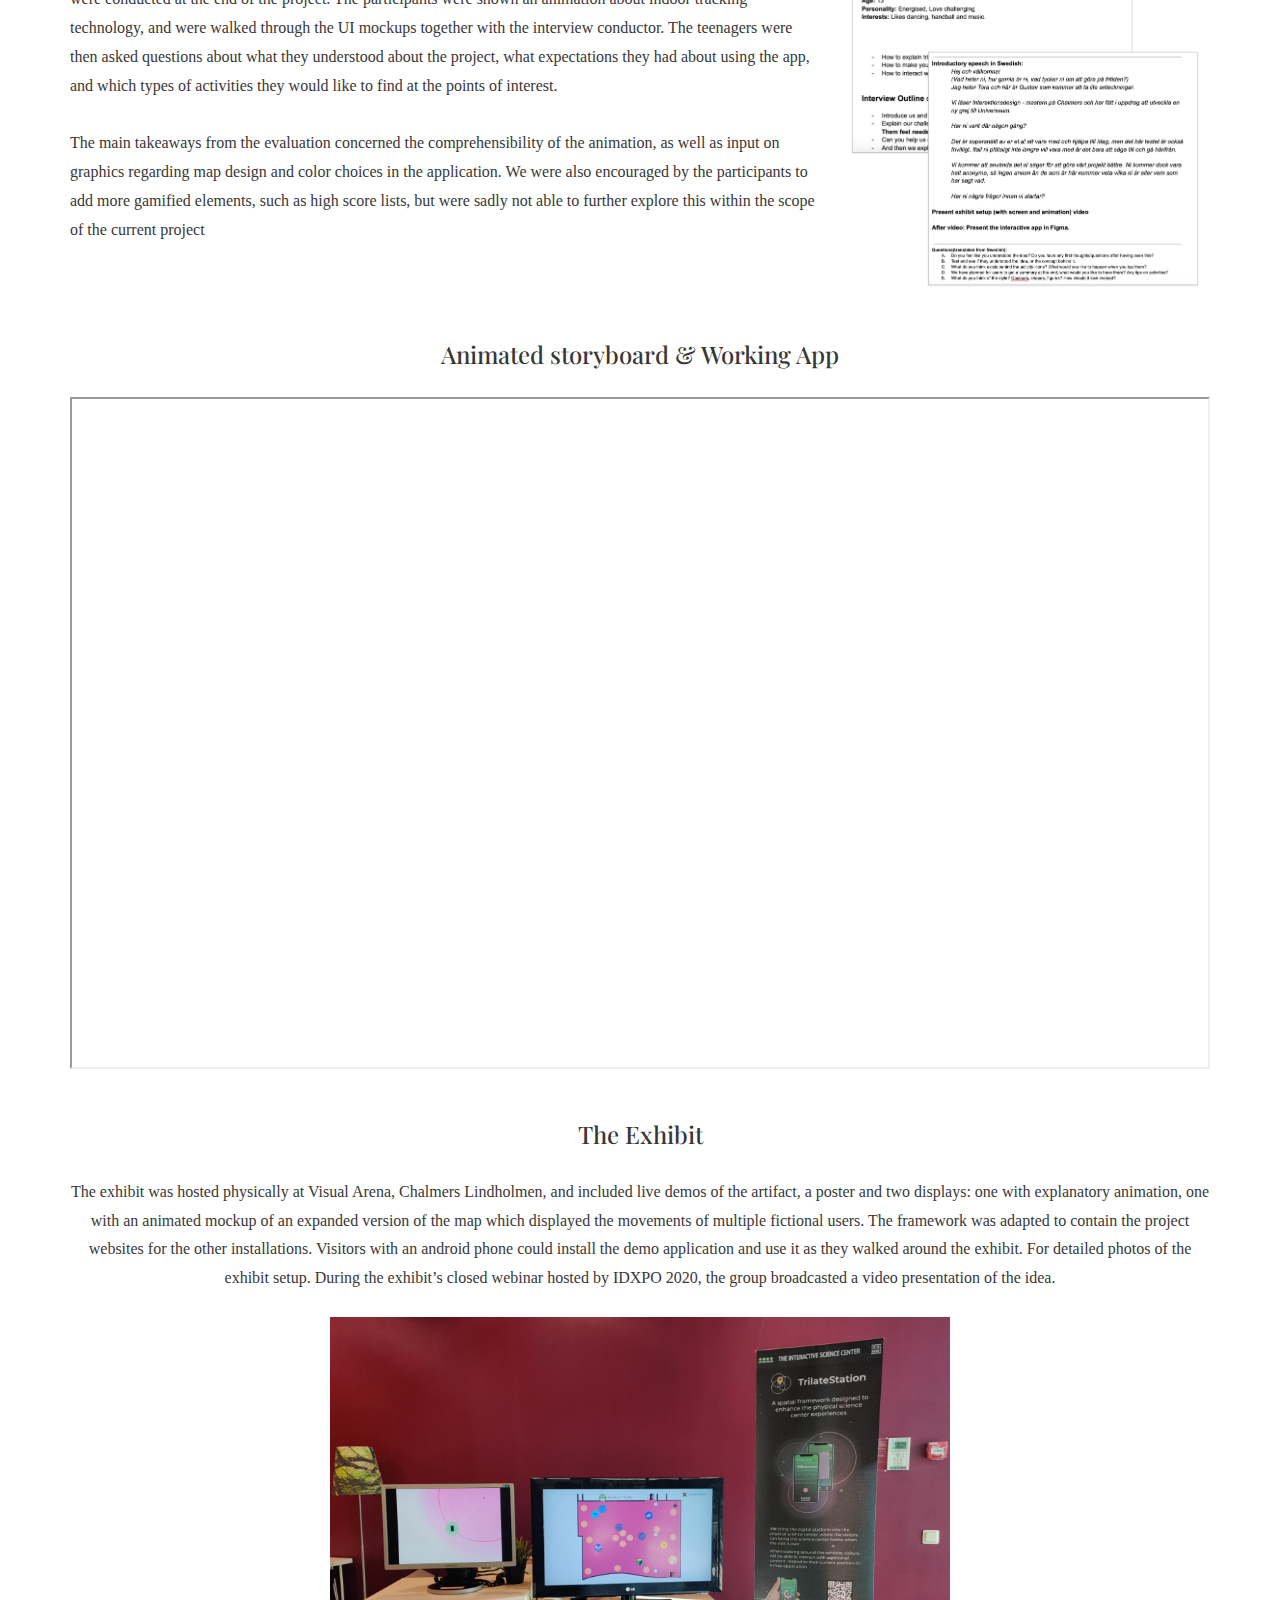
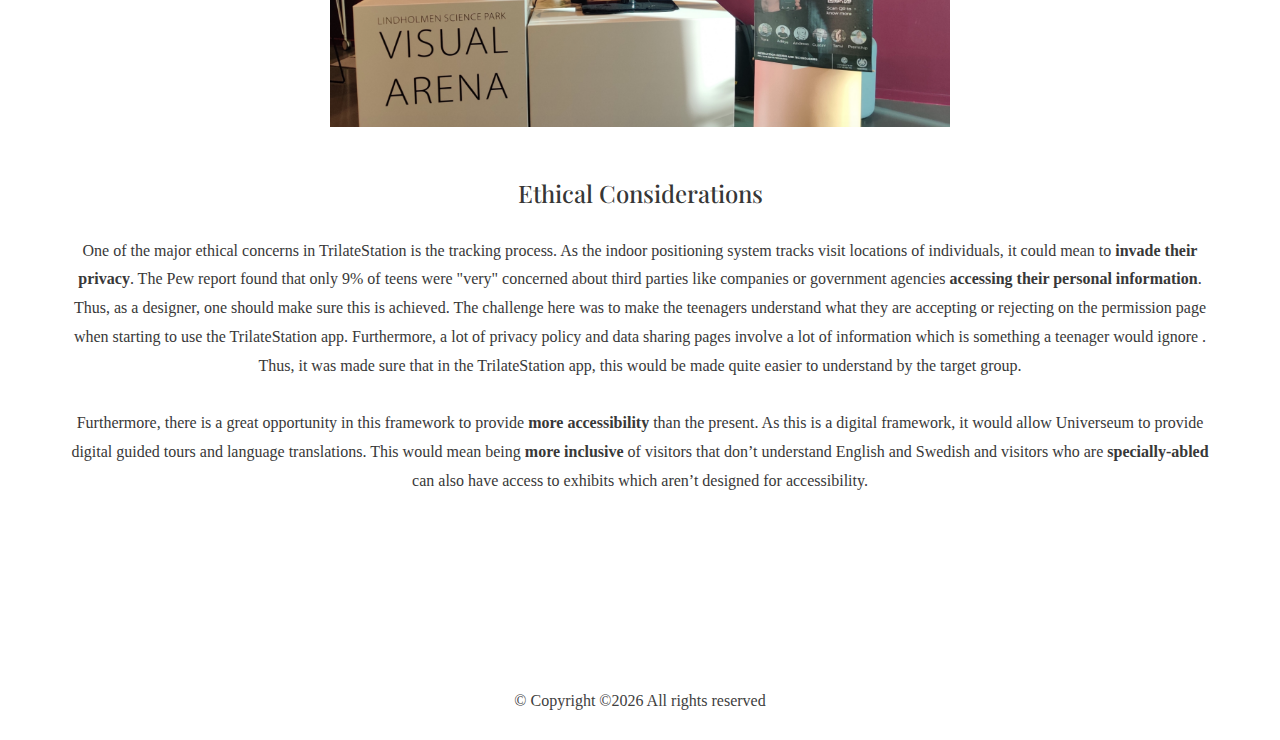
<file: trilatestation.html>
<!DOCTYPE HTML>
<html>
	<head>
	<meta charset="utf-8">
	<meta http-equiv="X-UA-Compatible" content="IE=edge">
	<title>TrilateStation Project</title>
	<meta name="viewport" content="width=device-width, initial-scale=1">
	<meta name="description" content="" />
	<meta name="keywords" content="" />
	<meta name="author" content="" />

  <!-- Facebook and Twitter integration -->
	<meta property="og:title" content=""/>
	<meta property="og:image" content=""/>
	<meta property="og:url" content=""/>
	<meta property="og:site_name" content=""/>
	<meta property="og:description" content=""/>
	<meta name="twitter:title" content="" />
	<meta name="twitter:image" content="" />
	<meta name="twitter:url" content="" />
	<meta name="twitter:card" content="" />

	<!-- Place favicon.ico and apple-touch-icon.png in the root directory -->
	<link rel="shortcut icon" href="favicon.ico">

	<link href="https://fonts.googleapis.com/css?family=Karla:400,700" rel="stylesheet">
	<link href="https://fonts.googleapis.com/css?family=Playfair+Display:400,400i,700" rel="stylesheet">
	
	<!-- Animate.css -->
	<link rel="stylesheet" href="css/animate.css">
	<!-- Icomoon Icon Fonts-->
	<link rel="stylesheet" href="css/icomoon.css">
	<!-- Bootstrap  -->
	<link rel="stylesheet" href="css/bootstrap.css">
	<!-- Owl Carousel -->
	<link rel="stylesheet" href="css/owl.carousel.min.css">
	<link rel="stylesheet" href="css/owl.theme.default.min.css">
	<!-- Magnific Popup -->
	<link rel="stylesheet" href="css/magnific-popup.css">

	<link rel="stylesheet" href="css/style.css">


	<!-- Modernizr JS -->
	<script src="js/modernizr-2.6.2.min.js"></script>
	<!-- FOR IE9 below -->
	<!--[if lt IE 9]>
	<script src="js/respond.min.js"></script>
	<![endif]-->

	</head>
	<body style="background-color:white;"> 

	<!--nav id="colorlib-main-nav" role="navigation">
		<a href="#" class="js-colorlib-nav-toggle colorlib-nav-toggle active"><i></i></a>
		<div class="js-fullheight colorlib-table">
			<div class="colorlib-table-cell js-fullheight">
				<div class="row">
					<div class="col-md-12">
						<div class="form-group">
							<input type="text" class="form-control" id="search" placeholder="Enter any key to search...">
							<button type="submit" class="btn btn-primary"><i class="icon-search3"></i></button>
						</div>
					</div>
				</div>
				<div class="row">
					<div class="col-md-12">
						<ul>
							<li><a href="index.html">Home</a></li>
							<li><a href="services.html">Services</a></li>
							<li><a href="work.html">Work</a></li>
							<li class="active"><a href="blog.html">Blog</a></li>
							<li><a href="about.html">About</a></li>
							<li><a href="contact.html">Contact</a></li>
						</ul>
					</div>
				</div>
				<div class="row">
					<div class="col-md-12">
						<h2 class="head-title">Works</h2>
						<a href="images/work-1.jpg" class="gallery image-popup-link text-center" style="background-image: url(images/work-1.jpg);">
							<span><i class="icon-search3"></i></span>
						</a>
						<a href="images/work-2.jpg" class="gallery image-popup-link text-center" style="background-image: url(images/work-2.jpg);">
							<span><i class="icon-search3"></i></span>
						</a>
						<a href="images/work-3.jpg" class="gallery image-popup-link text-center" style="background-image: url(images/work-3.jpg);">
							<span><i class="icon-search3"></i></span>
						</a>
						<a href="images/work-4.jpg" class="gallery image-popup-link text-center" style="background-image: url(images/work-4.jpg);">
							<span><i class="icon-search3"></i></span>
						</a>
					</div>
				</div>
			</div>
		</div>
	</nav-->
	
	<div id="colorlib-page">
		<header>
			<div class="container">
				<div class="row">
					<div class="col-md-12">
						<div class="colorlib-navbar-brand">
							<a href="index.html"><img src="images/logo.png" width="70%"></a>
						</div>
						<!--a href="#" class="js-colorlib-nav-toggle colorlib-nav-toggle"><i></i></a-->
					</div>
				</div>
			</div>
		</header>
		
		<div id="colorlib-blog">
			<div class="container">
				<div class="row text-center">
					<h2 class="bold">Projects</h2>
				</div>
				<div class="row">
					<div class="col-md-12 col-md-offset-0 text-center animate-box intro-heading1">
						<span>Interaction Design Project</span>
						<h2>Android App for Science Center</h2>
						<font size="3px" color="#8B4789">	Group Project | Duration : 8 weeks</font>
					</div>
				</div>
				<center>
					<h4>In collaboration with</h4>
						<a href="https://www.universeum.se/en/" target="_blank"><img width="13%" class="img-responsive" src="images/universeumlogo.png" /></a>
						</center>
						<br>
				<font color="#383838">
				<div class="col-md-12 col-md-offset-0">
				<b>	<p style="text-align:center;">Design Goal: To design a spatially based interactive framework called TrilateStation</b>

<br><br>
This project was done as a part of course Interaction Design Project by a group of 6 people including myself in collaboration with <a href="https://www.universeum.se/en/" target="_blank">Universeum</a>. 
This project is intended to be implemented by science centers to allow visitors to access virtual material within the physical science center, 
as well as after the visit is over. The result is a map-based application - TrilateStation, that utilizes indoor positioning technology and 
bluetooth beacons to allow the visitors to walk up to digital points of interest. The project was presented at the  <b>Interaction Design Expo
 (IDXPO) 2020 </b> and highlights many interesting opportunities for physical-virtual transitions in science center design. The target group considered was 
 teenagers from age 12-16.<br></p>

				</div>
				<div class="clear"></div>
				<center>
					<h4><b>Methods </b></h4>
					<div class="tagcloud">
						<a class="tag-cloud-link"><font color="black">Affinity Clustering</font></a>
						<a class="tag-cloud-link"><font color="black">Crazy 8's</font></a>
						<a class="tag-cloud-link"><font color="black">User research</font></a>
						<a class="tag-cloud-link"><font color="black">Personas</font></a>
						<a class="tag-cloud-link"><font color="black">Storyboards</font></a>
						<a class="tag-cloud-link"><font color="black">Golden Path</font></a>
						<a class="tag-cloud-link"><font color="black">Low fidelity Prototype</font></a>
						<a class="tag-cloud-link"><font color="black">High fidelity Prototype</font></a>
						<a class="tag-cloud-link"><font color="black">Usability tests</font></a>
					  </div><br>
					  
					  <h4><br><b>	My role and responsibilities </b></h4>
					</center>
					  <ul>
						<li>Contributed equally with the group to come up with ideas to teach teenagers about tracking technology using Affinity Clustering and Crazy 8's.</li>
						<li>Conducted desk research about existing platforms and solutions to our problem statement.</li>
						<li>Helped the group to use the Golden Path method visualize the user journey and pain points of our users.</li>
						<li>Created a prototype in Figma to visualize the user experience after finishing the visit at the Science Center.</li>
						<li>Was responsible for coding some Android app screens using the Kotlin language for some of the interactions.</li>
					  </ul>
					
							<div class="clear"></div>
				<center>
					<br>
					<h3> Design Process </h3>
				<img class="img-responsive" src="images/TrilateProcess.png"><br>
					</center>
					<div class="row">

				<div class="col-md-8 col-md-offset-0">
					
					<div class="desc">
						<br>
							<span>Phase 1</span>
							<h3>Ideation</h3>
						
						<p>
							We began our project in ideation about different ways to teach teenagers about the technology they use every day. 
							Ideation methods such as <b>Affinity Clustering</b> and <b>Crazy 8's</b> were applied. We decided to proceed with a concept that
							 would teach teenagers about tracking technology.
							 <br><br>
After deciding to work with an application and use indoor tracking data, the idea was further refined to focus more on the interactive benefits 
that could be derived from this concept; a phone application that utilizes indoor tracking could be used as the official exhibit map, and be used
 to enhance the physical science center with additional content.

						</p>
						
					</div>
				</div>
				<div class="col-md-4 col-md-offset-0">
				<div class="clear"></div>
						<img width="250px" height="200px" class="img-responsive" src="images/aff.png">
						</div>

					</div>


					<div class="row">

						
						<div class="col-md-4 col-md-offset-0">
						<div class="clear"></div>
								<img width="250px" height="200px" class="img-responsive" src="images/ur.jpg">
								</div>


								<div class="col-md-8 col-md-offset-0">
							
									<div class="desc">
										<br>
											<span>Phase 2</span>
											<h3>User Research</h3>
										
										<p>
											An initial exploratory research was performed with Universeum experts who work closely with our target group. 
											While the guides are not teenagers themselves, they do have a wealth of experience on what pitfalls to avoid, 
											what alterations has had what effects in the past etc. - making them a kind of self-taught expert on design
											 guidelines for science center exhibits.
<br><br>
Furthermore, there are several concerns about the fact that children in Sweden are losing interest in Science-Technology-Engineering-Mathematics (STEM) 
subjects as they become older. As the target group is teenagers, it was thought to be the best to make use of phones as teenagers tend to use phones a lot
 and this way science could be made more interesting to them.
 <br><br>
Due to Covid-19 contraints, we couldn't actually interview teenagers in the initial phase.
										</p>
										
									</div>
								</div>
								
							</div>
				
							<div class="row">

								<div class="col-md-8 col-md-offset-0">
									
									<div class="desc">
										<br>
											<span>Phase 3</span>
											<h3>Storyboarding</h3>
										
										<p>
											The <b>Golden Path</b> method was used to visualize the user journey and pain points that would need further work. This journey was
											 later translated to the storyboard used during initial evaluations.
											 <br><br>
Later on in the project, a more detailed storyboard was created to complement the application prototype. This way, it would be possible to explain the parts of the project 
that we would not have enough time to implement. Teenagers have less sufficient reading skills, less sophisticated research strategies, and dramatically lower levels of patience. 
A video prototype could help both the teenage target group, and additional stakeholders understand the concept in more detail. For the final, <b>animated version of the storyboard</b> was created.
			
				
										</p>
										
									</div>
								</div>
								<div class="col-md-4 col-md-offset-0">
								<div class="clear"></div>
										<img width="350px" height="280px" class="img-responsive" src="images/sb.png">
										</div>
				
									</div>
				
				
									<div class="row">
				
										
										<div class="col-md-4 col-md-offset-0">
										<div class="clear"></div>
												<img width="250px" height="150px" class="img-responsive" src="images/r.png">
												</div>
				
				
												<div class="col-md-8 col-md-offset-0">
											
													<div class="desc">
														<br>
															<span>Phase 4</span>
															<h3>Prototyping</h3>
														
														<p>
															To tie into the Universeum experience more seamlessly we decided to base the UI for our mockups on Universeum’s 
															native design system. Since the app’s primary focus is to enhance and augment the visit rather than deter from it,
															 we conceptualized a simple, three tab application. Each of the three tabs represent the three main functions of the application 
															 which are : Map, How it works and Profile.
															 <br><br>
Furthermore, an Android app was created using the Kotlin language and the positioning features utilized an open source indoor positioning library by <a href="https://github.com/neXenio" target="_blank"> neXenio</a>. The transmitter hardware was BLE beacons 
from Radbeacon and Estimote broadcasting with the iBeacon protocol.
			
		
														</p>
														
													</div>
												</div>
												
											</div>
											<div class="row">

												<div class="col-md-8 col-md-offset-0">
													
													<div class="desc">
														<br>
															<span>Phase 5</span>
															<h3>Evaluation</h3>
														
														<p>
															<b>	Three interview sessions </b>with teenagers (two groups of four 15-year olds and one group with three 13-year olds) were conducted at the end of the project. The participants
															 were shown an animation about indoor tracking technology, and were walked through the UI mockups together with the interview conductor. The teenagers were then asked questions 
															 about what they understood about the project, what expectations they had about using the app, and which types of activities they would like to find at the points of interest.
															 <br><br>
The main takeaways from the evaluation concerned the comprehensibility of the animation, as well as input on graphics regarding map design and color choices in the application. We were also encouraged by the participants to add more gamified 
elements, such as high score lists, but were sadly not able to further explore this within the scope of the current project
															
				
							
								
														</p>
														
													</div>
												</div>
												<div class="col-md-4 col-md-offset-0">
												<div class="clear"></div>
														<img width="350px" height="280px" class="img-responsive" src="images/ev.png">
														</div>
								
													</div>


													<center>
													<h3><br><br>	Animated storyboard & Working App</h3>
													<div class="video-container">
												<center>	<iframe width="560" height="349" src="https://www.youtube.com/embed/J8M_9bGiiik" allowfullscreen></iframe></center>
													</div>
													<h3><br><br>	The Exhibit</h3>
												<p>	The exhibit was hosted physically at Visual Arena, Chalmers Lindholmen, and included live demos of the artifact, a poster and two displays: one with explanatory animation, one with an animated mockup of an expanded version 
													of the map which displayed the movements of multiple fictional users. The framework was adapted to contain the project websites for the other installations. Visitors with an android phone could install the demo application 
													and use it as they walked around the exhibit. For detailed photos of the exhibit setup. During the exhibit’s closed webinar hosted by IDXPO 2020, the group broadcasted a video presentation of the idea.</p>
													<img src="images/exhibit.png" width="620" height="440" alt="" class="img-responsive">

													<h3><br><br>Ethical Considerations</h3>
												<p>	  One of the major ethical concerns in TrilateStation is the tracking process. As the indoor positioning system tracks visit locations of individuals, it could mean to <b>invade their privacy</b>. The Pew report found that only 9% of teens were "very" concerned about third parties like companies or government
													agencies <b>accessing their personal information</b>. Thus, as a designer, one should make sure this is achieved. The challenge here was to make the teenagers understand what they are accepting or rejecting on the permission page when starting to use the TrilateStation app. Furthermore, a lot of privacy policy
													 and data sharing pages involve a lot of information which is something a teenager would ignore . Thus, it was made sure that in the TrilateStation app, this would be made quite easier to understand by the target group.
								 
													 <br><br>
													 Furthermore, there is a great opportunity in this framework to provide <b>more accessibility </b>than the present. As this is a digital framework, it would allow Universeum to provide digital guided tours and language translations. This would
													  mean being <b> more inclusive </b>of visitors that don’t understand English and Swedish and visitors who are  <b> specially-abled </b>can also have access to exhibits which aren’t designed for accessibility. </p>
														</center>
				</font>
				<br>
				<div class="row">
					<div class="col-md-6 text-center">
						<div class="article animate-box">
							<div class="desc">
								<center><a href="museumproject.html" class="btn btn-primary btn-outline"><- Previous Project</a></center>
								
							</div>
						</div>
					</div>

					<div class="col-md-6 text-center">

						<div class="article animate-box">
							<div class="desc">
								<center><a href="https://tanvi34.github.io/world-income-inequality-visualisation/" class="btn btn-primary btn-outline">Next Project -></a></center>
								
							</div>
						</div>
					</div>
				</div>
					<div class="row">
						<div class="col-md-12 text-center">
							<p>
						
								&copy;
Copyright &copy;<script>document.write(new Date().getFullYear());</script> All rights reserved </a>
							</p>
						</div>
					</div>
				</div>
			</div>
		</footer>
	
	</div>

	<!-- jQuery -->
	<script src="js/jquery.min.js"></script>
	<!-- jQuery Easing -->
	<script src="js/jquery.easing.1.3.js"></script>
	<!-- Bootstrap -->
	<script src="js/bootstrap.min.js"></script>
	<!-- Waypoints -->
	<script src="js/jquery.waypoints.min.js"></script>
	<!-- Owl Carousel -->
	<script src="js/owl.carousel.min.js"></script>
	<!-- Magnific Popup -->
	<script src="js/jquery.magnific-popup.min.js"></script>
	<script src="js/magnific-popup-options.js"></script>

	<!-- Main JS (Do not remove) -->
	<script src="js/main.js"></script>

	</body>
</html>
</file>
<file: css/icomoon.css>
@font-face {
  font-family: 'icomoon';
  src:  url('fonts/icomoon.eot?tmere9');
  src:  url('fonts/icomoon.eot?tmere9#iefix') format('embedded-opentype'),
    url('fonts/icomoon.ttf?tmere9') format('truetype'),
    url('fonts/icomoon.woff?tmere9') format('woff'),
    url('fonts/icomoon.svg?tmere9#icomoon') format('svg');
  font-weight: normal;
  font-style: normal;
}

[class^="icon-"], [class*=" icon-"] {
  /* use !important to prevent issues with browser extensions that change fonts */
  font-family: 'icomoon' !important;
  speak: none;
  font-style: normal;
  font-weight: normal;
  font-variant: normal;
  text-transform: none;
  line-height: 1;

  /* Better Font Rendering =========== */
  -webkit-font-smoothing: antialiased;
  -moz-osx-font-smoothing: grayscale;
}

.icon-activity:before {
  content: "\e900";
}
.icon-airplay:before {
  content: "\e901";
}
.icon-alert-circle:before {
  content: "\e902";
}
.icon-alert-octagon:before {
  content: "\e903";
}
.icon-alert-triangle:before {
  content: "\e904";
}
.icon-align-center:before {
  content: "\e905";
}
.icon-align-justify:before {
  content: "\e906";
}
.icon-align-left:before {
  content: "\e907";
}
.icon-align-right:before {
  content: "\e908";
}
.icon-anchor:before {
  content: "\e909";
}
.icon-aperture:before {
  content: "\e90a";
}
.icon-arrow-down3:before {
  content: "\e90b";
}
.icon-arrow-down-circle:before {
  content: "\e90c";
}
.icon-arrow-down-left3:before {
  content: "\e90d";
}
.icon-arrow-down-right3:before {
  content: "\e90e";
}
.icon-arrow-left3:before {
  content: "\e90f";
}
.icon-arrow-left-circle:before {
  content: "\e910";
}
.icon-arrow-right3:before {
  content: "\e911";
}
.icon-arrow-right-circle:before {
  content: "\e912";
}
.icon-arrow-up3:before {
  content: "\e913";
}
.icon-arrow-up-circle:before {
  content: "\e914";
}
.icon-arrow-up-left3:before {
  content: "\e915";
}
.icon-arrow-up-right3:before {
  content: "\e916";
}
.icon-at-sign:before {
  content: "\e917";
}
.icon-award:before {
  content: "\e918";
}
.icon-bar-chart:before {
  content: "\e919";
}
.icon-bar-chart-2:before {
  content: "\e91a";
}
.icon-battery:before {
  content: "\e91b";
}
.icon-battery-charging:before {
  content: "\e91c";
}
.icon-bell2:before {
  content: "\e91d";
}
.icon-bell-off:before {
  content: "\e91e";
}
.icon-bluetooth:before {
  content: "\e91f";
}
.icon-bold2:before {
  content: "\e920";
}
.icon-book2:before {
  content: "\e921";
}
.icon-book-open:before {
  content: "\e922";
}
.icon-bookmark2:before {
  content: "\e923";
}
.icon-box:before {
  content: "\e924";
}
.icon-briefcase2:before {
  content: "\e925";
}
.icon-calendar2:before {
  content: "\e926";
}
.icon-camera2:before {
  content: "\e927";
}
.icon-camera-off:before {
  content: "\e928";
}
.icon-cast:before {
  content: "\e929";
}
.icon-check:before {
  content: "\e92a";
}
.icon-check-circle:before {
  content: "\e92b";
}
.icon-check-square:before {
  content: "\e92c";
}
.icon-chevron-down:before {
  content: "\e92d";
}
.icon-chevron-left:before {
  content: "\e92e";
}
.icon-chevron-right:before {
  content: "\e92f";
}
.icon-chevron-up:before {
  content: "\e930";
}
.icon-chevrons-down:before {
  content: "\e931";
}
.icon-chevrons-left:before {
  content: "\e932";
}
.icon-chevrons-right:before {
  content: "\e933";
}
.icon-chevrons-up:before {
  content: "\e934";
}
.icon-chrome2:before {
  content: "\e935";
}
.icon-circle:before {
  content: "\e936";
}
.icon-clipboard2:before {
  content: "\e937";
}
.icon-clock3:before {
  content: "\e938";
}
.icon-cloud2:before {
  content: "\e939";
}
.icon-cloud-drizzle:before {
  content: "\e93a";
}
.icon-cloud-lightning:before {
  content: "\e93b";
}
.icon-cloud-off:before {
  content: "\e93c";
}
.icon-cloud-rain:before {
  content: "\e93d";
}
.icon-cloud-snow:before {
  content: "\e93e";
}
.icon-code:before {
  content: "\e93f";
}
.icon-codepen2:before {
  content: "\e940";
}
.icon-command2:before {
  content: "\e941";
}
.icon-compass3:before {
  content: "\e942";
}
.icon-copy2:before {
  content: "\e943";
}
.icon-corner-down-left:before {
  content: "\e944";
}
.icon-corner-down-right:before {
  content: "\e945";
}
.icon-corner-left-down:before {
  content: "\e946";
}
.icon-corner-left-up:before {
  content: "\e947";
}
.icon-corner-right-down:before {
  content: "\e948";
}
.icon-corner-right-up:before {
  content: "\e949";
}
.icon-corner-up-left:before {
  content: "\e94a";
}
.icon-corner-up-right:before {
  content: "\e94b";
}
.icon-cpu:before {
  content: "\e94c";
}
.icon-credit-card2:before {
  content: "\e94d";
}
.icon-crop2:before {
  content: "\e94e";
}
.icon-crosshair:before {
  content: "\e94f";
}
.icon-database2:before {
  content: "\e950";
}
.icon-delete:before {
  content: "\e951";
}
.icon-disc:before {
  content: "\e952";
}
.icon-dollar-sign:before {
  content: "\e953";
}
.icon-download4:before {
  content: "\e954";
}
.icon-download-cloud:before {
  content: "\e955";
}
.icon-droplet2:before {
  content: "\e956";
}
.icon-edit:before {
  content: "\e957";
}
.icon-edit-2:before {
  content: "\e958";
}
.icon-edit-3:before {
  content: "\e959";
}
.icon-external-link:before {
  content: "\e95a";
}
.icon-eye2:before {
  content: "\e95b";
}
.icon-eye-off:before {
  content: "\e95c";
}
.icon-facebook3:before {
  content: "\e95d";
}
.icon-fast-forward:before {
  content: "\e95e";
}
.icon-feather:before {
  content: "\e95f";
}
.icon-file:before {
  content: "\e960";
}
.icon-file-minus:before {
  content: "\e961";
}
.icon-file-plus:before {
  content: "\e962";
}
.icon-file-text3:before {
  content: "\e963";
}
.icon-film2:before {
  content: "\e964";
}
.icon-filter2:before {
  content: "\e965";
}
.icon-flag2:before {
  content: "\e966";
}
.icon-folder2:before {
  content: "\e967";
}
.icon-folder-minus2:before {
  content: "\e968";
}
.icon-folder-plus2:before {
  content: "\e969";
}
.icon-git-branch:before {
  content: "\e96a";
}
.icon-git-commit:before {
  content: "\e96b";
}
.icon-git-merge:before {
  content: "\e96c";
}
.icon-git-pull-request:before {
  content: "\e96d";
}
.icon-github2:before {
  content: "\e96e";
}
.icon-gitlab:before {
  content: "\e96f";
}
.icon-globe:before {
  content: "\e970";
}
.icon-grid:before {
  content: "\e971";
}
.icon-hard-drive:before {
  content: "\e972";
}
.icon-hash:before {
  content: "\e973";
}
.icon-headphones2:before {
  content: "\e974";
}
.icon-heart2:before {
  content: "\e975";
}
.icon-help-circle:before {
  content: "\e976";
}
.icon-home4:before {
  content: "\e977";
}
.icon-image2:before {
  content: "\e978";
}
.icon-inbox:before {
  content: "\e979";
}
.icon-info2:before {
  content: "\e97a";
}
.icon-instagram2:before {
  content: "\e97b";
}
.icon-italic2:before {
  content: "\e97c";
}
.icon-layers:before {
  content: "\e97d";
}
.icon-layout:before {
  content: "\e97e";
}
.icon-life-buoy:before {
  content: "\e97f";
}
.icon-link2:before {
  content: "\e980";
}
.icon-link-2:before {
  content: "\e981";
}
.icon-linkedin3:before {
  content: "\e982";
}
.icon-list3:before {
  content: "\e983";
}
.icon-loader:before {
  content: "\e984";
}
.icon-lock2:before {
  content: "\e985";
}
.icon-log-in:before {
  content: "\e986";
}
.icon-log-out:before {
  content: "\e987";
}
.icon-mail5:before {
  content: "\e988";
}
.icon-map3:before {
  content: "\e989";
}
.icon-map-pin:before {
  content: "\e98a";
}
.icon-maximize:before {
  content: "\e98b";
}
.icon-maximize-2:before {
  content: "\e98c";
}
.icon-menu5:before {
  content: "\e98d";
}
.icon-message-circle:before {
  content: "\e98e";
}
.icon-message-square:before {
  content: "\e98f";
}
.icon-mic2:before {
  content: "\e990";
}
.icon-mic-off:before {
  content: "\e991";
}
.icon-minimize:before {
  content: "\e992";
}
.icon-minimize-2:before {
  content: "\e993";
}
.icon-minus2:before {
  content: "\e994";
}
.icon-minus-circle:before {
  content: "\e995";
}
.icon-minus-square:before {
  content: "\e996";
}
.icon-monitor:before {
  content: "\e997";
}
.icon-moon:before {
  content: "\e998";
}
.icon-more-horizontal:before {
  content: "\e999";
}
.icon-more-vertical:before {
  content: "\e99a";
}
.icon-move:before {
  content: "\e99b";
}
.icon-music2:before {
  content: "\e99c";
}
.icon-navigation:before {
  content: "\e99d";
}
.icon-navigation-2:before {
  content: "\e99e";
}
.icon-octagon:before {
  content: "\e99f";
}
.icon-package:before {
  content: "\e9a0";
}
.icon-paperclip:before {
  content: "\e9a1";
}
.icon-pause3:before {
  content: "\e9a2";
}
.icon-pause-circle:before {
  content: "\e9a3";
}
.icon-percent:before {
  content: "\e9a4";
}
.icon-phone2:before {
  content: "\e9a5";
}
.icon-phone-call:before {
  content: "\e9a6";
}
.icon-phone-forwarded:before {
  content: "\e9a7";
}
.icon-phone-incoming:before {
  content: "\e9a8";
}
.icon-phone-missed:before {
  content: "\e9a9";
}
.icon-phone-off:before {
  content: "\e9aa";
}
.icon-phone-outgoing:before {
  content: "\e9ab";
}
.icon-pie-chart2:before {
  content: "\e9ac";
}
.icon-play4:before {
  content: "\e9ad";
}
.icon-play-circle:before {
  content: "\e9ae";
}
.icon-plus2:before {
  content: "\e9af";
}
.icon-plus-circle:before {
  content: "\e9b0";
}
.icon-plus-square:before {
  content: "\e9b1";
}
.icon-pocket:before {
  content: "\e9b2";
}
.icon-power2:before {
  content: "\e9b3";
}
.icon-printer2:before {
  content: "\e9b4";
}
.icon-radio:before {
  content: "\e9b5";
}
.icon-refresh-ccw:before {
  content: "\e9b6";
}
.icon-refresh-cw:before {
  content: "\e9b7";
}
.icon-repeat:before {
  content: "\e9b8";
}
.icon-rewind:before {
  content: "\e9b9";
}
.icon-rotate-ccw:before {
  content: "\e9ba";
}
.icon-rotate-cw:before {
  content: "\e9bb";
}
.icon-rss3:before {
  content: "\e9bc";
}
.icon-save:before {
  content: "\e9bd";
}
.icon-scissors2:before {
  content: "\e9be";
}
.icon-search2:before {
  content: "\e9bf";
}
.icon-send:before {
  content: "\e9c0";
}
.icon-server:before {
  content: "\e9c1";
}
.icon-settings:before {
  content: "\e9c2";
}
.icon-share3:before {
  content: "\e9c3";
}
.icon-share-2:before {
  content: "\e9c4";
}
.icon-shield2:before {
  content: "\e9c5";
}
.icon-shield-off:before {
  content: "\e9c6";
}
.icon-shopping-bag:before {
  content: "\e9c7";
}
.icon-shopping-cart:before {
  content: "\e9c8";
}
.icon-shuffle2:before {
  content: "\e9c9";
}
.icon-sidebar:before {
  content: "\e9ca";
}
.icon-skip-back:before {
  content: "\e9cb";
}
.icon-skip-forward:before {
  content: "\e9cc";
}
.icon-slack:before {
  content: "\e9cd";
}
.icon-slash:before {
  content: "\e9ce";
}
.icon-sliders:before {
  content: "\e9cf";
}
.icon-smartphone:before {
  content: "\e9d0";
}
.icon-speaker:before {
  content: "\e9d1";
}
.icon-square:before {
  content: "\e9d2";
}
.icon-star:before {
  content: "\e9d3";
}
.icon-stop-circle:before {
  content: "\e9d4";
}
.icon-sun2:before {
  content: "\e9d5";
}
.icon-sunrise:before {
  content: "\e9d6";
}
.icon-sunset:before {
  content: "\e9d7";
}
.icon-tablet2:before {
  content: "\e9d8";
}
.icon-tag:before {
  content: "\e9d9";
}
.icon-target2:before {
  content: "\e9da";
}
.icon-terminal2:before {
  content: "\e9db";
}
.icon-thermometer:before {
  content: "\e9dc";
}
.icon-thumbs-down:before {
  content: "\e9dd";
}
.icon-thumbs-up:before {
  content: "\e9de";
}
.icon-toggle-left:before {
  content: "\e9df";
}
.icon-toggle-right:before {
  content: "\e9e0";
}
.icon-trash:before {
  content: "\e9e1";
}
.icon-trash-2:before {
  content: "\e9e2";
}
.icon-trending-down:before {
  content: "\e9e3";
}
.icon-trending-up:before {
  content: "\e9e4";
}
.icon-triangle:before {
  content: "\e9e5";
}
.icon-truck2:before {
  content: "\e9e6";
}
.icon-tv2:before {
  content: "\e9e7";
}
.icon-twitter2:before {
  content: "\e9e8";
}
.icon-type:before {
  content: "\e9e9";
}
.icon-umbrella:before {
  content: "\e9ea";
}
.icon-underline2:before {
  content: "\e9eb";
}
.icon-unlock:before {
  content: "\e9ec";
}
.icon-upload4:before {
  content: "\e9ed";
}
.icon-upload-cloud:before {
  content: "\e9ee";
}
.icon-user2:before {
  content: "\e9ef";
}
.icon-user-check2:before {
  content: "\e9f0";
}
.icon-user-minus2:before {
  content: "\e9f1";
}
.icon-user-plus2:before {
  content: "\e9f2";
}
.icon-user-x:before {
  content: "\e9f3";
}
.icon-users2:before {
  content: "\e9f4";
}
.icon-video:before {
  content: "\e9f5";
}
.icon-video-off:before {
  content: "\e9f6";
}
.icon-voicemail:before {
  content: "\e9f7";
}
.icon-volume:before {
  content: "\e9f8";
}
.icon-volume-1:before {
  content: "\e9f9";
}
.icon-volume-2:before {
  content: "\e9fa";
}
.icon-volume-x:before {
  content: "\e9fb";
}
.icon-watch:before {
  content: "\e9fc";
}
.icon-wifi:before {
  content: "\e9fd";
}
.icon-wifi-off:before {
  content: "\e9fe";
}
.icon-wind:before {
  content: "\e9ff";
}
.icon-x:before {
  content: "\ea00";
}
.icon-x-circle:before {
  content: "\ea01";
}
.icon-x-square:before {
  content: "\ea02";
}
.icon-zap:before {
  content: "\ea03";
}
.icon-zap-off:before {
  content: "\ea04";
}
.icon-zoom-in2:before {
  content: "\ea05";
}
.icon-zoom-out2:before {
  content: "\ea06";
}
.icon-times:before {
  content: "\ea07";
}
.icon-tick:before {
  content: "\ea08";
}
.icon-plus3:before {
  content: "\ea09";
}
.icon-minus3:before {
  content: "\ea0a";
}
.icon-equals:before {
  content: "\ea0b";
}
.icon-divide:before {
  content: "\ea0c";
}
.icon-chevron-right2:before {
  content: "\ea0d";
}
.icon-chevron-left2:before {
  content: "\ea0e";
}
.icon-arrow-right-thick:before {
  content: "\ea0f";
}
.icon-arrow-left-thick:before {
  content: "\ea10";
}
.icon-th-small:before {
  content: "\ea11";
}
.icon-th-menu:before {
  content: "\ea12";
}
.icon-th-list:before {
  content: "\ea13";
}
.icon-th-large:before {
  content: "\ea14";
}
.icon-home5:before {
  content: "\ea15";
}
.icon-arrow-forward:before {
  content: "\ea16";
}
.icon-arrow-back:before {
  content: "\ea17";
}
.icon-rss4:before {
  content: "\ea18";
}
.icon-location3:before {
  content: "\ea19";
}
.icon-link3:before {
  content: "\ea1a";
}
.icon-image3:before {
  content: "\ea1b";
}
.icon-arrow-up-thick:before {
  content: "\ea1c";
}
.icon-arrow-down-thick:before {
  content: "\ea1d";
}
.icon-starburst:before {
  content: "\ea1e";
}
.icon-starburst-outline:before {
  content: "\ea1f";
}
.icon-star2:before {
  content: "\ea20";
}
.icon-flow-children:before {
  content: "\ea21";
}
.icon-export:before {
  content: "\ea22";
}
.icon-delete2:before {
  content: "\ea23";
}
.icon-delete-outline:before {
  content: "\ea24";
}
.icon-cloud-storage:before {
  content: "\ea25";
}
.icon-wi-fi:before {
  content: "\ea26";
}
.icon-heart3:before {
  content: "\ea27";
}
.icon-flash:before {
  content: "\ea28";
}
.icon-cancel:before {
  content: "\ea29";
}
.icon-backspace:before {
  content: "\ea2a";
}
.icon-attachment2:before {
  content: "\ea2b";
}
.icon-arrow-move:before {
  content: "\ea2c";
}
.icon-warning2:before {
  content: "\ea2d";
}
.icon-user3:before {
  content: "\ea2e";
}
.icon-radar:before {
  content: "\ea2f";
}
.icon-lock-open:before {
  content: "\ea30";
}
.icon-lock-closed:before {
  content: "\ea31";
}
.icon-location-arrow:before {
  content: "\ea32";
}
.icon-info3:before {
  content: "\ea33";
}
.icon-user-delete:before {
  content: "\ea34";
}
.icon-user-add:before {
  content: "\ea35";
}
.icon-media-pause:before {
  content: "\ea36";
}
.icon-group:before {
  content: "\ea37";
}
.icon-chart-pie:before {
  content: "\ea38";
}
.icon-chart-line:before {
  content: "\ea39";
}
.icon-chart-bar:before {
  content: "\ea3a";
}
.icon-chart-area:before {
  content: "\ea3b";
}
.icon-video2:before {
  content: "\ea3c";
}
.icon-point-of-interest:before {
  content: "\ea3d";
}
.icon-infinity:before {
  content: "\ea3e";
}
.icon-globe2:before {
  content: "\ea3f";
}
.icon-eye3:before {
  content: "\ea40";
}
.icon-cog2:before {
  content: "\ea41";
}
.icon-camera3:before {
  content: "\ea42";
}
.icon-upload5:before {
  content: "\ea43";
}
.icon-scissors3:before {
  content: "\ea44";
}
.icon-refresh:before {
  content: "\ea45";
}
.icon-pin:before {
  content: "\ea46";
}
.icon-key3:before {
  content: "\ea47";
}
.icon-info-large:before {
  content: "\ea48";
}
.icon-eject2:before {
  content: "\ea49";
}
.icon-download5:before {
  content: "\ea4a";
}
.icon-zoom:before {
  content: "\ea4b";
}
.icon-zoom-out3:before {
  content: "\ea4c";
}
.icon-zoom-in3:before {
  content: "\ea4d";
}
.icon-sort-numerically:before {
  content: "\ea4e";
}
.icon-sort-alphabetically:before {
  content: "\ea4f";
}
.icon-input-checked:before {
  content: "\ea50";
}
.icon-calender:before {
  content: "\ea51";
}
.icon-world:before {
  content: "\ea52";
}
.icon-notes:before {
  content: "\ea53";
}
.icon-code2:before {
  content: "\ea54";
}
.icon-arrow-sync:before {
  content: "\ea55";
}
.icon-arrow-shuffle:before {
  content: "\ea56";
}
.icon-arrow-repeat:before {
  content: "\ea57";
}
.icon-arrow-minimise:before {
  content: "\ea58";
}
.icon-arrow-maximise:before {
  content: "\ea59";
}
.icon-arrow-loop:before {
  content: "\ea5a";
}
.icon-anchor2:before {
  content: "\ea5b";
}
.icon-spanner:before {
  content: "\ea5c";
}
.icon-puzzle:before {
  content: "\ea5d";
}
.icon-power3:before {
  content: "\ea5e";
}
.icon-plane:before {
  content: "\ea5f";
}
.icon-pi:before {
  content: "\ea60";
}
.icon-phone3:before {
  content: "\ea61";
}
.icon-microphone:before {
  content: "\ea62";
}
.icon-media-rewind:before {
  content: "\ea63";
}
.icon-flag3:before {
  content: "\ea64";
}
.icon-adjust-brightness:before {
  content: "\ea65";
}
.icon-waves:before {
  content: "\ea66";
}
.icon-social-twitter:before {
  content: "\ea67";
}
.icon-social-facebook:before {
  content: "\ea68";
}
.icon-social-dribbble:before {
  content: "\ea69";
}
.icon-media-stop:before {
  content: "\ea6a";
}
.icon-media-record:before {
  content: "\ea6b";
}
.icon-media-play:before {
  content: "\ea6c";
}
.icon-media-fast-forward:before {
  content: "\ea6d";
}
.icon-media-eject:before {
  content: "\ea6e";
}
.icon-social-vimeo:before {
  content: "\ea6f";
}
.icon-social-tumbler:before {
  content: "\ea70";
}
.icon-social-skype:before {
  content: "\ea71";
}
.icon-social-pinterest:before {
  content: "\ea72";
}
.icon-social-linkedin:before {
  content: "\ea73";
}
.icon-social-last-fm:before {
  content: "\ea74";
}
.icon-social-github:before {
  content: "\ea75";
}
.icon-social-flickr:before {
  content: "\ea76";
}
.icon-at:before {
  content: "\ea77";
}
.icon-times-outline:before {
  content: "\ea78";
}
.icon-plus-outline:before {
  content: "\ea79";
}
.icon-minus-outline:before {
  content: "\ea7a";
}
.icon-tick-outline:before {
  content: "\ea7b";
}
.icon-th-large-outline:before {
  content: "\ea7c";
}
.icon-equals-outline:before {
  content: "\ea7d";
}
.icon-divide-outline:before {
  content: "\ea7e";
}
.icon-chevron-right-outline:before {
  content: "\ea7f";
}
.icon-chevron-left-outline:before {
  content: "\ea80";
}
.icon-arrow-right-outline:before {
  content: "\ea81";
}
.icon-arrow-left-outline:before {
  content: "\ea82";
}
.icon-th-small-outline:before {
  content: "\ea83";
}
.icon-th-menu-outline:before {
  content: "\ea84";
}
.icon-th-list-outline:before {
  content: "\ea85";
}
.icon-news:before {
  content: "\ea86";
}
.icon-home-outline:before {
  content: "\ea87";
}
.icon-arrow-up-outline:before {
  content: "\ea88";
}
.icon-arrow-forward-outline:before {
  content: "\ea89";
}
.icon-arrow-down-outline:before {
  content: "\ea8a";
}
.icon-arrow-back-outline:before {
  content: "\ea8b";
}
.icon-trash2:before {
  content: "\ea8c";
}
.icon-rss-outline:before {
  content: "\ea8d";
}
.icon-message:before {
  content: "\ea8e";
}
.icon-location-outline:before {
  content: "\ea8f";
}
.icon-link-outline:before {
  content: "\ea90";
}
.icon-image-outline:before {
  content: "\ea91";
}
.icon-export-outline:before {
  content: "\ea92";
}
.icon-cross2:before {
  content: "\ea93";
}
.icon-wi-fi-outline:before {
  content: "\ea94";
}
.icon-star-outline:before {
  content: "\ea95";
}
.icon-media-pause-outline:before {
  content: "\ea96";
}
.icon-mail6:before {
  content: "\ea97";
}
.icon-heart-outline:before {
  content: "\ea98";
}
.icon-flash-outline:before {
  content: "\ea99";
}
.icon-cancel-outline:before {
  content: "\ea9a";
}
.icon-beaker:before {
  content: "\ea9b";
}
.icon-arrow-move-outline:before {
  content: "\ea9c";
}
.icon-watch2:before {
  content: "\ea9d";
}
.icon-warning-outline:before {
  content: "\ea9e";
}
.icon-time:before {
  content: "\ea9f";
}
.icon-radar-outline:before {
  content: "\eaa0";
}
.icon-lock-open-outline:before {
  content: "\eaa1";
}
.icon-location-arrow-outline:before {
  content: "\eaa2";
}
.icon-info-outline:before {
  content: "\eaa3";
}
.icon-backspace-outline:before {
  content: "\eaa4";
}
.icon-attachment-outline:before {
  content: "\eaa5";
}
.icon-user-outline:before {
  content: "\eaa6";
}
.icon-user-delete-outline:before {
  content: "\eaa7";
}
.icon-user-add-outline:before {
  content: "\eaa8";
}
.icon-lock-closed-outline:before {
  content: "\eaa9";
}
.icon-group-outline:before {
  content: "\eaaa";
}
.icon-chart-pie-outline:before {
  content: "\eaab";
}
.icon-chart-line-outline:before {
  content: "\eaac";
}
.icon-chart-bar-outline:before {
  content: "\eaad";
}
.icon-chart-area-outline:before {
  content: "\eaae";
}
.icon-video-outline:before {
  content: "\eaaf";
}
.icon-point-of-interest-outline:before {
  content: "\eab0";
}
.icon-map4:before {
  content: "\eab1";
}
.icon-key-outline:before {
  content: "\eab2";
}
.icon-infinity-outline:before {
  content: "\eab3";
}
.icon-globe-outline:before {
  content: "\eab4";
}
.icon-eye-outline:before {
  content: "\eab5";
}
.icon-cog-outline:before {
  content: "\eab6";
}
.icon-camera-outline:before {
  content: "\eab7";
}
.icon-upload-outline:before {
  content: "\eab8";
}
.icon-support:before {
  content: "\eab9";
}
.icon-scissors-outline:before {
  content: "\eaba";
}
.icon-refresh-outline:before {
  content: "\eabb";
}
.icon-info-large-outline:before {
  content: "\eabc";
}
.icon-eject-outline:before {
  content: "\eabd";
}
.icon-download-outline:before {
  content: "\eabe";
}
.icon-battery-mid:before {
  content: "\eabf";
}
.icon-battery-low:before {
  content: "\eac0";
}
.icon-battery-high:before {
  content: "\eac1";
}
.icon-zoom-outline:before {
  content: "\eac2";
}
.icon-zoom-out-outline:before {
  content: "\eac3";
}
.icon-zoom-in-outline:before {
  content: "\eac4";
}
.icon-tag2:before {
  content: "\eac5";
}
.icon-tabs-outline:before {
  content: "\eac6";
}
.icon-pin-outline:before {
  content: "\eac7";
}
.icon-message-typing:before {
  content: "\eac8";
}
.icon-directions:before {
  content: "\eac9";
}
.icon-battery-full:before {
  content: "\eaca";
}
.icon-battery-charge:before {
  content: "\eacb";
}
.icon-pipette:before {
  content: "\eacc";
}
.icon-pencil3:before {
  content: "\eacd";
}
.icon-folder3:before {
  content: "\eace";
}
.icon-folder-delete:before {
  content: "\eacf";
}
.icon-folder-add:before {
  content: "\ead0";
}
.icon-edit2:before {
  content: "\ead1";
}
.icon-document:before {
  content: "\ead2";
}
.icon-document-delete:before {
  content: "\ead3";
}
.icon-document-add:before {
  content: "\ead4";
}
.icon-brush:before {
  content: "\ead5";
}
.icon-thumbs-up2:before {
  content: "\ead6";
}
.icon-thumbs-down2:before {
  content: "\ead7";
}
.icon-pen2:before {
  content: "\ead8";
}
.icon-sort-numerically-outline:before {
  content: "\ead9";
}
.icon-sort-alphabetically-outline:before {
  content: "\eada";
}
.icon-social-last-fm-circular:before {
  content: "\eadb";
}
.icon-social-github-circular:before {
  content: "\eadc";
}
.icon-compass4:before {
  content: "\eadd";
}
.icon-bookmark3:before {
  content: "\eade";
}
.icon-input-checked-outline:before {
  content: "\eadf";
}
.icon-code-outline:before {
  content: "\eae0";
}
.icon-calender-outline:before {
  content: "\eae1";
}
.icon-business-card:before {
  content: "\eae2";
}
.icon-arrow-up4:before {
  content: "\eae3";
}
.icon-arrow-sync-outline:before {
  content: "\eae4";
}
.icon-arrow-right4:before {
  content: "\eae5";
}
.icon-arrow-repeat-outline:before {
  content: "\eae6";
}
.icon-arrow-loop-outline:before {
  content: "\eae7";
}
.icon-arrow-left4:before {
  content: "\eae8";
}
.icon-flow-switch:before {
  content: "\eae9";
}
.icon-flow-parallel:before {
  content: "\eaea";
}
.icon-flow-merge:before {
  content: "\eaeb";
}
.icon-document-text:before {
  content: "\eaec";
}
.icon-clipboard3:before {
  content: "\eaed";
}
.icon-calculator2:before {
  content: "\eaee";
}
.icon-arrow-minimise-outline:before {
  content: "\eaef";
}
.icon-arrow-maximise-outline:before {
  content: "\eaf0";
}
.icon-arrow-down4:before {
  content: "\eaf1";
}
.icon-gift2:before {
  content: "\eaf2";
}
.icon-film3:before {
  content: "\eaf3";
}
.icon-database3:before {
  content: "\eaf4";
}
.icon-bell3:before {
  content: "\eaf5";
}
.icon-anchor-outline:before {
  content: "\eaf6";
}
.icon-adjust-contrast:before {
  content: "\eaf7";
}
.icon-world-outline:before {
  content: "\eaf8";
}
.icon-shopping-bag2:before {
  content: "\eaf9";
}
.icon-power-outline:before {
  content: "\eafa";
}
.icon-notes-outline:before {
  content: "\eafb";
}
.icon-device-tablet:before {
  content: "\eafc";
}
.icon-device-phone:before {
  content: "\eafd";
}
.icon-device-laptop:before {
  content: "\eafe";
}
.icon-device-desktop:before {
  content: "\eaff";
}
.icon-briefcase3:before {
  content: "\eb00";
}
.icon-stopwatch2:before {
  content: "\eb01";
}
.icon-spanner-outline:before {
  content: "\eb02";
}
.icon-puzzle-outline:before {
  content: "\eb03";
}
.icon-printer3:before {
  content: "\eb04";
}
.icon-pi-outline:before {
  content: "\eb05";
}
.icon-lightbulb:before {
  content: "\eb06";
}
.icon-flag-outline:before {
  content: "\eb07";
}
.icon-contacts:before {
  content: "\eb08";
}
.icon-archive:before {
  content: "\eb09";
}
.icon-weather-stormy:before {
  content: "\eb0a";
}
.icon-weather-shower:before {
  content: "\eb0b";
}
.icon-weather-partly-sunny:before {
  content: "\eb0c";
}
.icon-weather-downpour:before {
  content: "\eb0d";
}
.icon-weather-cloudy:before {
  content: "\eb0e";
}
.icon-plane-outline:before {
  content: "\eb0f";
}
.icon-phone-outline:before {
  content: "\eb10";
}
.icon-microphone-outline:before {
  content: "\eb11";
}
.icon-weather-windy:before {
  content: "\eb12";
}
.icon-weather-windy-cloudy:before {
  content: "\eb13";
}
.icon-weather-sunny:before {
  content: "\eb14";
}
.icon-weather-snow:before {
  content: "\eb15";
}
.icon-weather-night:before {
  content: "\eb16";
}
.icon-media-stop-outline:before {
  content: "\eb17";
}
.icon-media-rewind-outline:before {
  content: "\eb18";
}
.icon-media-record-outline:before {
  content: "\eb19";
}
.icon-media-play-outline:before {
  content: "\eb1a";
}
.icon-media-fast-forward-outline:before {
  content: "\eb1b";
}
.icon-media-eject-outline:before {
  content: "\eb1c";
}
.icon-wine:before {
  content: "\eb1d";
}
.icon-waves-outline:before {
  content: "\eb1e";
}
.icon-ticket2:before {
  content: "\eb1f";
}
.icon-tags:before {
  content: "\eb20";
}
.icon-plug:before {
  content: "\eb21";
}
.icon-headphones3:before {
  content: "\eb22";
}
.icon-credit-card3:before {
  content: "\eb23";
}
.icon-coffee:before {
  content: "\eb24";
}
.icon-book3:before {
  content: "\eb25";
}
.icon-beer:before {
  content: "\eb26";
}
.icon-volume2:before {
  content: "\eb27";
}
.icon-volume-up:before {
  content: "\eb28";
}
.icon-volume-mute3:before {
  content: "\eb29";
}
.icon-volume-down:before {
  content: "\eb2a";
}
.icon-social-vimeo-circular:before {
  content: "\eb2b";
}
.icon-social-twitter-circular:before {
  content: "\eb2c";
}
.icon-social-pinterest-circular:before {
  content: "\eb2d";
}
.icon-social-linkedin-circular:before {
  content: "\eb2e";
}
.icon-social-facebook-circular:before {
  content: "\eb2f";
}
.icon-social-dribbble-circular:before {
  content: "\eb30";
}
.icon-tree2:before {
  content: "\eb31";
}
.icon-thermometer2:before {
  content: "\eb32";
}
.icon-social-tumbler-circular:before {
  content: "\eb33";
}
.icon-social-skype-outline:before {
  content: "\eb34";
}
.icon-social-flickr-circular:before {
  content: "\eb35";
}
.icon-social-at-circular:before {
  content: "\eb36";
}
.icon-shopping-cart2:before {
  content: "\eb37";
}
.icon-messages:before {
  content: "\eb38";
}
.icon-leaf2:before {
  content: "\eb39";
}
.icon-feather2:before {
  content: "\eb3a";
}
.icon-box2:before {
  content: "\eb3b";
}
.icon-write:before {
  content: "\eb3c";
}
.icon-clock4:before {
  content: "\eb3d";
}
.icon-reply2:before {
  content: "\eb3e";
}
.icon-reply-all:before {
  content: "\eb3f";
}
.icon-forward4:before {
  content: "\eb40";
}
.icon-flag4:before {
  content: "\eb41";
}
.icon-search3:before {
  content: "\eb42";
}
.icon-trash3:before {
  content: "\eb43";
}
.icon-envelope:before {
  content: "\eb44";
}
.icon-bubble3:before {
  content: "\eb45";
}
.icon-bubbles5:before {
  content: "\eb46";
}
.icon-user4:before {
  content: "\eb47";
}
.icon-users3:before {
  content: "\eb48";
}
.icon-cloud3:before {
  content: "\eb49";
}
.icon-download6:before {
  content: "\eb4a";
}
.icon-upload6:before {
  content: "\eb4b";
}
.icon-rain:before {
  content: "\eb4c";
}
.icon-sun3:before {
  content: "\eb4d";
}
.icon-moon2:before {
  content: "\eb4e";
}
.icon-bell4:before {
  content: "\eb4f";
}
.icon-folder4:before {
  content: "\eb50";
}
.icon-pin2:before {
  content: "\eb51";
}
.icon-sound:before {
  content: "\eb52";
}
.icon-microphone2:before {
  content: "\eb53";
}
.icon-camera4:before {
  content: "\eb54";
}
.icon-image4:before {
  content: "\eb55";
}
.icon-cog3:before {
  content: "\eb56";
}
.icon-calendar3:before {
  content: "\eb57";
}
.icon-book4:before {
  content: "\eb58";
}
.icon-map-marker:before {
  content: "\eb59";
}
.icon-store:before {
  content: "\eb5a";
}
.icon-support2:before {
  content: "\eb5b";
}
.icon-tag3:before {
  content: "\eb5c";
}
.icon-heart4:before {
  content: "\eb5d";
}
.icon-video-camera2:before {
  content: "\eb5e";
}
.icon-trophy2:before {
  content: "\eb5f";
}
.icon-cart2:before {
  content: "\eb60";
}
.icon-eye4:before {
  content: "\eb61";
}
.icon-cancel2:before {
  content: "\eb62";
}
.icon-chart:before {
  content: "\eb63";
}
.icon-target3:before {
  content: "\eb64";
}
.icon-printer4:before {
  content: "\eb65";
}
.icon-location4:before {
  content: "\eb66";
}
.icon-bookmark4:before {
  content: "\eb67";
}
.icon-monitor2:before {
  content: "\eb68";
}
.icon-cross3:before {
  content: "\eb69";
}
.icon-plus4:before {
  content: "\eb6a";
}
.icon-left:before {
  content: "\eb6b";
}
.icon-up:before {
  content: "\eb6c";
}
.icon-browser:before {
  content: "\eb6d";
}
.icon-windows2:before {
  content: "\eb6e";
}
.icon-switch2:before {
  content: "\eb6f";
}
.icon-dashboard:before {
  content: "\eb70";
}
.icon-play5:before {
  content: "\eb71";
}
.icon-fast-forward2:before {
  content: "\eb72";
}
.icon-next3:before {
  content: "\eb73";
}
.icon-refresh2:before {
  content: "\eb74";
}
.icon-film4:before {
  content: "\eb75";
}
.icon-home6:before {
  content: "\eb76";
}
.icon-home:before {
  content: "\eb77";
}
.icon-home2:before {
  content: "\eb78";
}
.icon-home3:before {
  content: "\eb79";
}
.icon-office:before {
  content: "\eb7a";
}
.icon-newspaper:before {
  content: "\eb7b";
}
.icon-pencil:before {
  content: "\eb7c";
}
.icon-pencil2:before {
  content: "\eb7d";
}
.icon-quill:before {
  content: "\eb7e";
}
.icon-pen:before {
  content: "\eb7f";
}
.icon-blog:before {
  content: "\eb80";
}
.icon-eyedropper:before {
  content: "\eb81";
}
.icon-droplet:before {
  content: "\eb82";
}
.icon-paint-format:before {
  content: "\eb83";
}
.icon-image:before {
  content: "\eb84";
}
.icon-images:before {
  content: "\eb85";
}
.icon-camera:before {
  content: "\eb86";
}
.icon-headphones:before {
  content: "\eb87";
}
.icon-music:before {
  content: "\eb88";
}
.icon-play:before {
  content: "\eb89";
}
.icon-film:before {
  content: "\eb8a";
}
.icon-video-camera:before {
  content: "\eb8b";
}
.icon-dice:before {
  content: "\eb8c";
}
.icon-pacman:before {
  content: "\eb8d";
}
.icon-spades:before {
  content: "\eb8e";
}
.icon-clubs:before {
  content: "\eb8f";
}
.icon-diamonds:before {
  content: "\eb90";
}
.icon-bullhorn:before {
  content: "\eb91";
}
.icon-connection:before {
  content: "\eb92";
}
.icon-podcast:before {
  content: "\eb93";
}
.icon-feed:before {
  content: "\eb94";
}
.icon-mic:before {
  content: "\eb95";
}
.icon-book:before {
  content: "\eb96";
}
.icon-books:before {
  content: "\eb97";
}
.icon-library:before {
  content: "\eb98";
}
.icon-file-text:before {
  content: "\eb99";
}
.icon-profile:before {
  content: "\eb9a";
}
.icon-file-empty:before {
  content: "\eb9b";
}
.icon-files-empty:before {
  content: "\eb9c";
}
.icon-file-text2:before {
  content: "\eb9d";
}
.icon-file-picture:before {
  content: "\eb9e";
}
.icon-file-music:before {
  content: "\eb9f";
}
.icon-file-play:before {
  content: "\eba0";
}
.icon-file-video:before {
  content: "\eba1";
}
.icon-file-zip:before {
  content: "\eba2";
}
.icon-copy:before {
  content: "\eba3";
}
.icon-paste:before {
  content: "\eba4";
}
.icon-stack:before {
  content: "\eba5";
}
.icon-folder:before {
  content: "\eba6";
}
.icon-folder-open:before {
  content: "\eba7";
}
.icon-folder-plus:before {
  content: "\eba8";
}
.icon-folder-minus:before {
  content: "\eba9";
}
.icon-folder-download:before {
  content: "\ebaa";
}
.icon-folder-upload:before {
  content: "\ebab";
}
.icon-price-tag:before {
  content: "\ebac";
}
.icon-price-tags:before {
  content: "\ebad";
}
.icon-barcode:before {
  content: "\ebae";
}
.icon-qrcode:before {
  content: "\ebaf";
}
.icon-ticket:before {
  content: "\ebb0";
}
.icon-cart:before {
  content: "\ebb1";
}
.icon-coin-dollar:before {
  content: "\ebb2";
}
.icon-coin-euro:before {
  content: "\ebb3";
}
.icon-coin-pound:before {
  content: "\ebb4";
}
.icon-coin-yen:before {
  content: "\ebb5";
}
.icon-credit-card:before {
  content: "\ebb6";
}
.icon-calculator:before {
  content: "\ebb7";
}
.icon-lifebuoy:before {
  content: "\ebb8";
}
.icon-phone:before {
  content: "\ebb9";
}
.icon-phone-hang-up:before {
  content: "\ebba";
}
.icon-address-book:before {
  content: "\ebbb";
}
.icon-envelop:before {
  content: "\ebbc";
}
.icon-pushpin:before {
  content: "\ebbd";
}
.icon-location:before {
  content: "\ebbe";
}
.icon-location2:before {
  content: "\ebbf";
}
.icon-compass:before {
  content: "\ebc0";
}
.icon-compass2:before {
  content: "\ebc1";
}
.icon-map:before {
  content: "\ebc2";
}
.icon-map2:before {
  content: "\ebc3";
}
.icon-history:before {
  content: "\ebc4";
}
.icon-clock:before {
  content: "\ebc5";
}
.icon-clock2:before {
  content: "\ebc6";
}
.icon-alarm:before {
  content: "\ebc7";
}
.icon-bell:before {
  content: "\ebc8";
}
.icon-stopwatch:before {
  content: "\ebc9";
}
.icon-calendar:before {
  content: "\ebca";
}
.icon-printer:before {
  content: "\ebcb";
}
.icon-keyboard:before {
  content: "\ebcc";
}
.icon-display:before {
  content: "\ebcd";
}
.icon-laptop:before {
  content: "\ebce";
}
.icon-mobile:before {
  content: "\ebcf";
}
.icon-mobile2:before {
  content: "\ebd0";
}
.icon-tablet:before {
  content: "\ebd1";
}
.icon-tv:before {
  content: "\ebd2";
}
.icon-drawer:before {
  content: "\ebd3";
}
.icon-drawer2:before {
  content: "\ebd4";
}
.icon-box-add:before {
  content: "\ebd5";
}
.icon-box-remove:before {
  content: "\ebd6";
}
.icon-download:before {
  content: "\ebd7";
}
.icon-upload:before {
  content: "\ebd8";
}
.icon-floppy-disk:before {
  content: "\ebd9";
}
.icon-drive:before {
  content: "\ebda";
}
.icon-database:before {
  content: "\ebdb";
}
.icon-undo:before {
  content: "\ebdc";
}
.icon-redo:before {
  content: "\ebdd";
}
.icon-undo2:before {
  content: "\ebde";
}
.icon-redo2:before {
  content: "\ebdf";
}
.icon-forward:before {
  content: "\ebe0";
}
.icon-reply:before {
  content: "\ebe1";
}
.icon-bubble:before {
  content: "\ebe2";
}
.icon-bubbles:before {
  content: "\ebe3";
}
.icon-bubbles2:before {
  content: "\ebe4";
}
.icon-bubble2:before {
  content: "\ebe5";
}
.icon-bubbles3:before {
  content: "\ebe6";
}
.icon-bubbles4:before {
  content: "\ebe7";
}
.icon-user:before {
  content: "\ebe8";
}
.icon-users:before {
  content: "\ebe9";
}
.icon-user-plus:before {
  content: "\ebea";
}
.icon-user-minus:before {
  content: "\ebeb";
}
.icon-user-check:before {
  content: "\ebec";
}
.icon-user-tie:before {
  content: "\ebed";
}
.icon-quotes-left:before {
  content: "\ebee";
}
.icon-quotes-right:before {
  content: "\ebef";
}
.icon-hour-glass:before {
  content: "\ebf0";
}
.icon-spinner:before {
  content: "\ebf1";
}
.icon-spinner2:before {
  content: "\ebf2";
}
.icon-spinner3:before {
  content: "\ebf3";
}
.icon-spinner4:before {
  content: "\ebf4";
}
.icon-spinner5:before {
  content: "\ebf5";
}
.icon-spinner6:before {
  content: "\ebf6";
}
.icon-spinner7:before {
  content: "\ebf7";
}
.icon-spinner8:before {
  content: "\ebf8";
}
.icon-spinner9:before {
  content: "\ebf9";
}
.icon-spinner10:before {
  content: "\ebfa";
}
.icon-spinner11:before {
  content: "\ebfb";
}
.icon-binoculars:before {
  content: "\ebfc";
}
.icon-search:before {
  content: "\ebfd";
}
.icon-zoom-in:before {
  content: "\ebfe";
}
.icon-zoom-out:before {
  content: "\ebff";
}
.icon-enlarge:before {
  content: "\ec00";
}
.icon-shrink:before {
  content: "\ec01";
}
.icon-enlarge2:before {
  content: "\ec02";
}
.icon-shrink2:before {
  content: "\ec03";
}
.icon-key:before {
  content: "\ec04";
}
.icon-key2:before {
  content: "\ec05";
}
.icon-lock:before {
  content: "\ec06";
}
.icon-unlocked:before {
  content: "\ec07";
}
.icon-wrench:before {
  content: "\ec08";
}
.icon-equalizer:before {
  content: "\ec09";
}
.icon-equalizer2:before {
  content: "\ec0a";
}
.icon-cog:before {
  content: "\ec0b";
}
.icon-cogs:before {
  content: "\ec0c";
}
.icon-hammer:before {
  content: "\ec0d";
}
.icon-magic-wand:before {
  content: "\ec0e";
}
.icon-aid-kit:before {
  content: "\ec0f";
}
.icon-bug:before {
  content: "\ec10";
}
.icon-pie-chart:before {
  content: "\ec11";
}
.icon-stats-dots:before {
  content: "\ec12";
}
.icon-stats-bars:before {
  content: "\ec13";
}
.icon-stats-bars2:before {
  content: "\ec14";
}
.icon-trophy:before {
  content: "\ec15";
}
.icon-gift:before {
  content: "\ec16";
}
.icon-glass:before {
  content: "\ec17";
}
.icon-glass2:before {
  content: "\ec18";
}
.icon-mug:before {
  content: "\ec19";
}
.icon-spoon-knife:before {
  content: "\ec1a";
}
.icon-leaf:before {
  content: "\ec1b";
}
.icon-rocket:before {
  content: "\ec1c";
}
.icon-meter:before {
  content: "\ec1d";
}
.icon-meter2:before {
  content: "\ec1e";
}
.icon-hammer2:before {
  content: "\ec1f";
}
.icon-fire:before {
  content: "\ec20";
}
.icon-lab:before {
  content: "\ec21";
}
.icon-magnet:before {
  content: "\ec22";
}
.icon-bin:before {
  content: "\ec23";
}
.icon-bin2:before {
  content: "\ec24";
}
.icon-briefcase:before {
  content: "\ec25";
}
.icon-airplane:before {
  content: "\ec26";
}
.icon-truck:before {
  content: "\ec27";
}
.icon-road:before {
  content: "\ec28";
}
.icon-accessibility:before {
  content: "\ec29";
}
.icon-target:before {
  content: "\ec2a";
}
.icon-shield:before {
  content: "\ec2b";
}
.icon-power:before {
  content: "\ec2c";
}
.icon-switch:before {
  content: "\ec2d";
}
.icon-power-cord:before {
  content: "\ec2e";
}
.icon-clipboard:before {
  content: "\ec2f";
}
.icon-list-numbered:before {
  content: "\ec30";
}
.icon-list:before {
  content: "\ec31";
}
.icon-list2:before {
  content: "\ec32";
}
.icon-tree:before {
  content: "\ec33";
}
.icon-menu:before {
  content: "\ec34";
}
.icon-menu2:before {
  content: "\ec35";
}
.icon-menu3:before {
  content: "\ec36";
}
.icon-menu4:before {
  content: "\ec37";
}
.icon-cloud:before {
  content: "\ec38";
}
.icon-cloud-download:before {
  content: "\ec39";
}
.icon-cloud-upload:before {
  content: "\ec3a";
}
.icon-cloud-check:before {
  content: "\ec3b";
}
.icon-download2:before {
  content: "\ec3c";
}
.icon-upload2:before {
  content: "\ec3d";
}
.icon-download3:before {
  content: "\ec3e";
}
.icon-upload3:before {
  content: "\ec3f";
}
.icon-sphere:before {
  content: "\ec40";
}
.icon-earth:before {
  content: "\ec41";
}
.icon-link:before {
  content: "\ec42";
}
.icon-flag:before {
  content: "\ec43";
}
.icon-attachment:before {
  content: "\ec44";
}
.icon-eye:before {
  content: "\ec45";
}
.icon-eye-plus:before {
  content: "\ec46";
}
.icon-eye-minus:before {
  content: "\ec47";
}
.icon-eye-blocked:before {
  content: "\ec48";
}
.icon-bookmark:before {
  content: "\ec49";
}
.icon-bookmarks:before {
  content: "\ec4a";
}
.icon-sun:before {
  content: "\ec4b";
}
.icon-contrast:before {
  content: "\ec4c";
}
.icon-brightness-contrast:before {
  content: "\ec4d";
}
.icon-star-empty:before {
  content: "\ec4e";
}
.icon-star-half:before {
  content: "\ec4f";
}
.icon-star-full:before {
  content: "\ec50";
}
.icon-heart:before {
  content: "\ec51";
}
.icon-heart-broken:before {
  content: "\ec52";
}
.icon-man:before {
  content: "\ec53";
}
.icon-woman:before {
  content: "\ec54";
}
.icon-man-woman:before {
  content: "\ec55";
}
.icon-happy:before {
  content: "\ec56";
}
.icon-happy2:before {
  content: "\ec57";
}
.icon-smile:before {
  content: "\ec58";
}
.icon-smile2:before {
  content: "\ec59";
}
.icon-tongue:before {
  content: "\ec5a";
}
.icon-tongue2:before {
  content: "\ec5b";
}
.icon-sad:before {
  content: "\ec5c";
}
.icon-sad2:before {
  content: "\ec5d";
}
.icon-wink:before {
  content: "\ec5e";
}
.icon-wink2:before {
  content: "\ec5f";
}
.icon-grin:before {
  content: "\ec60";
}
.icon-grin2:before {
  content: "\ec61";
}
.icon-cool:before {
  content: "\ec62";
}
.icon-cool2:before {
  content: "\ec63";
}
.icon-angry:before {
  content: "\ec64";
}
.icon-angry2:before {
  content: "\ec65";
}
.icon-evil:before {
  content: "\ec66";
}
.icon-evil2:before {
  content: "\ec67";
}
.icon-shocked:before {
  content: "\ec68";
}
.icon-shocked2:before {
  content: "\ec69";
}
.icon-baffled:before {
  content: "\ec6a";
}
.icon-baffled2:before {
  content: "\ec6b";
}
.icon-confused:before {
  content: "\ec6c";
}
.icon-confused2:before {
  content: "\ec6d";
}
.icon-neutral:before {
  content: "\ec6e";
}
.icon-neutral2:before {
  content: "\ec6f";
}
.icon-hipster:before {
  content: "\ec70";
}
.icon-hipster2:before {
  content: "\ec71";
}
.icon-wondering:before {
  content: "\ec72";
}
.icon-wondering2:before {
  content: "\ec73";
}
.icon-sleepy:before {
  content: "\ec74";
}
.icon-sleepy2:before {
  content: "\ec75";
}
.icon-frustrated:before {
  content: "\ec76";
}
.icon-frustrated2:before {
  content: "\ec77";
}
.icon-crying:before {
  content: "\ec78";
}
.icon-crying2:before {
  content: "\ec79";
}
.icon-point-up:before {
  content: "\ec7a";
}
.icon-point-right:before {
  content: "\ec7b";
}
.icon-point-down:before {
  content: "\ec7c";
}
.icon-point-left:before {
  content: "\ec7d";
}
.icon-warning:before {
  content: "\ec7e";
}
.icon-notification:before {
  content: "\ec7f";
}
.icon-question:before {
  content: "\ec80";
}
.icon-plus:before {
  content: "\ec81";
}
.icon-minus:before {
  content: "\ec82";
}
.icon-info:before {
  content: "\ec83";
}
.icon-cancel-circle:before {
  content: "\ec84";
}
.icon-blocked:before {
  content: "\ec85";
}
.icon-cross:before {
  content: "\ec86";
}
.icon-checkmark:before {
  content: "\ec87";
}
.icon-checkmark2:before {
  content: "\ec88";
}
.icon-spell-check:before {
  content: "\ec89";
}
.icon-enter:before {
  content: "\ec8a";
}
.icon-exit:before {
  content: "\ec8b";
}
.icon-play2:before {
  content: "\ec8c";
}
.icon-pause:before {
  content: "\ec8d";
}
.icon-stop:before {
  content: "\ec8e";
}
.icon-previous:before {
  content: "\ec8f";
}
.icon-next:before {
  content: "\ec90";
}
.icon-backward:before {
  content: "\ec91";
}
.icon-forward2:before {
  content: "\ec92";
}
.icon-play3:before {
  content: "\ec93";
}
.icon-pause2:before {
  content: "\ec94";
}
.icon-stop2:before {
  content: "\ec95";
}
.icon-backward2:before {
  content: "\ec96";
}
.icon-forward3:before {
  content: "\ec97";
}
.icon-first:before {
  content: "\ec98";
}
.icon-last:before {
  content: "\ec99";
}
.icon-previous2:before {
  content: "\ec9a";
}
.icon-next2:before {
  content: "\ec9b";
}
.icon-eject:before {
  content: "\ec9c";
}
.icon-volume-high:before {
  content: "\ec9d";
}
.icon-volume-medium:before {
  content: "\ec9e";
}
.icon-volume-low:before {
  content: "\ec9f";
}
.icon-volume-mute:before {
  content: "\eca0";
}
.icon-volume-mute2:before {
  content: "\eca1";
}
.icon-volume-increase:before {
  content: "\eca2";
}
.icon-volume-decrease:before {
  content: "\eca3";
}
.icon-loop:before {
  content: "\eca4";
}
.icon-loop2:before {
  content: "\eca5";
}
.icon-infinite:before {
  content: "\eca6";
}
.icon-shuffle:before {
  content: "\eca7";
}
.icon-arrow-up-left:before {
  content: "\eca8";
}
.icon-arrow-up:before {
  content: "\eca9";
}
.icon-arrow-up-right:before {
  content: "\ecaa";
}
.icon-arrow-right:before {
  content: "\ecab";
}
.icon-arrow-down-right:before {
  content: "\ecac";
}
.icon-arrow-down:before {
  content: "\ecad";
}
.icon-arrow-down-left:before {
  content: "\ecae";
}
.icon-arrow-left:before {
  content: "\ecaf";
}
.icon-arrow-up-left2:before {
  content: "\ecb0";
}
.icon-arrow-up2:before {
  content: "\ecb1";
}
.icon-arrow-up-right2:before {
  content: "\ecb2";
}
.icon-arrow-right2:before {
  content: "\ecb3";
}
.icon-arrow-down-right2:before {
  content: "\ecb4";
}
.icon-arrow-down2:before {
  content: "\ecb5";
}
.icon-arrow-down-left2:before {
  content: "\ecb6";
}
.icon-arrow-left2:before {
  content: "\ecb7";
}
.icon-circle-up:before {
  content: "\ecb8";
}
.icon-circle-right:before {
  content: "\ecb9";
}
.icon-circle-down:before {
  content: "\ecba";
}
.icon-circle-left:before {
  content: "\ecbb";
}
.icon-tab:before {
  content: "\ecbc";
}
.icon-move-up:before {
  content: "\ecbd";
}
.icon-move-down:before {
  content: "\ecbe";
}
.icon-sort-alpha-asc:before {
  content: "\ecbf";
}
.icon-sort-alpha-desc:before {
  content: "\ecc0";
}
.icon-sort-numeric-asc:before {
  content: "\ecc1";
}
.icon-sort-numberic-desc:before {
  content: "\ecc2";
}
.icon-sort-amount-asc:before {
  content: "\ecc3";
}
.icon-sort-amount-desc:before {
  content: "\ecc4";
}
.icon-command:before {
  content: "\ecc5";
}
.icon-shift:before {
  content: "\ecc6";
}
.icon-ctrl:before {
  content: "\ecc7";
}
.icon-opt:before {
  content: "\ecc8";
}
.icon-checkbox-checked:before {
  content: "\ecc9";
}
.icon-checkbox-unchecked:before {
  content: "\ecca";
}
.icon-radio-checked:before {
  content: "\eccb";
}
.icon-radio-checked2:before {
  content: "\eccc";
}
.icon-radio-unchecked:before {
  content: "\eccd";
}
.icon-crop:before {
  content: "\ecce";
}
.icon-make-group:before {
  content: "\eccf";
}
.icon-ungroup:before {
  content: "\ecd0";
}
.icon-scissors:before {
  content: "\ecd1";
}
.icon-filter:before {
  content: "\ecd2";
}
.icon-font:before {
  content: "\ecd3";
}
.icon-ligature:before {
  content: "\ecd4";
}
.icon-ligature2:before {
  content: "\ecd5";
}
.icon-text-height:before {
  content: "\ecd6";
}
.icon-text-width:before {
  content: "\ecd7";
}
.icon-font-size:before {
  content: "\ecd8";
}
.icon-bold:before {
  content: "\ecd9";
}
.icon-underline:before {
  content: "\ecda";
}
.icon-italic:before {
  content: "\ecdb";
}
.icon-strikethrough:before {
  content: "\ecdc";
}
.icon-omega:before {
  content: "\ecdd";
}
.icon-sigma:before {
  content: "\ecde";
}
.icon-page-break:before {
  content: "\ecdf";
}
.icon-superscript:before {
  content: "\ece0";
}
.icon-subscript:before {
  content: "\ece1";
}
.icon-superscript2:before {
  content: "\ece2";
}
.icon-subscript2:before {
  content: "\ece3";
}
.icon-text-color:before {
  content: "\ece4";
}
.icon-pagebreak:before {
  content: "\ece5";
}
.icon-clear-formatting:before {
  content: "\ece6";
}
.icon-table:before {
  content: "\ece7";
}
.icon-table2:before {
  content: "\ece8";
}
.icon-insert-template:before {
  content: "\ece9";
}
.icon-pilcrow:before {
  content: "\ecea";
}
.icon-ltr:before {
  content: "\eceb";
}
.icon-rtl:before {
  content: "\ecec";
}
.icon-section:before {
  content: "\eced";
}
.icon-paragraph-left:before {
  content: "\ecee";
}
.icon-paragraph-center:before {
  content: "\ecef";
}
.icon-paragraph-right:before {
  content: "\ecf0";
}
.icon-paragraph-justify:before {
  content: "\ecf1";
}
.icon-indent-increase:before {
  content: "\ecf2";
}
.icon-indent-decrease:before {
  content: "\ecf3";
}
.icon-share:before {
  content: "\ecf4";
}
.icon-new-tab:before {
  content: "\ecf5";
}
.icon-embed:before {
  content: "\ecf6";
}
.icon-embed2:before {
  content: "\ecf7";
}
.icon-terminal:before {
  content: "\ecf8";
}
.icon-share2:before {
  content: "\ecf9";
}
.icon-mail:before {
  content: "\ecfa";
}
.icon-mail2:before {
  content: "\ecfb";
}
.icon-mail3:before {
  content: "\ecfc";
}
.icon-mail4:before {
  content: "\ecfd";
}
.icon-amazon:before {
  content: "\ecfe";
}
.icon-google:before {
  content: "\ecff";
}
.icon-google2:before {
  content: "\ed00";
}
.icon-google3:before {
  content: "\ed01";
}
.icon-google-plus:before {
  content: "\ed02";
}
.icon-google-plus2:before {
  content: "\ed03";
}
.icon-google-plus3:before {
  content: "\ed04";
}
.icon-hangouts:before {
  content: "\ed05";
}
.icon-google-drive:before {
  content: "\ed06";
}
.icon-facebook:before {
  content: "\ed07";
}
.icon-facebook2:before {
  content: "\ed08";
}
.icon-instagram:before {
  content: "\ed09";
}
.icon-whatsapp:before {
  content: "\ed0a";
}
.icon-spotify:before {
  content: "\ed0b";
}
.icon-telegram:before {
  content: "\ed0c";
}
.icon-twitter:before {
  content: "\ed0d";
}
.icon-vine:before {
  content: "\ed0e";
}
.icon-vk:before {
  content: "\ed0f";
}
.icon-renren:before {
  content: "\ed10";
}
.icon-sina-weibo:before {
  content: "\ed11";
}
.icon-rss:before {
  content: "\ed12";
}
.icon-rss2:before {
  content: "\ed13";
}
.icon-youtube:before {
  content: "\ed14";
}
.icon-youtube2:before {
  content: "\ed15";
}
.icon-twitch:before {
  content: "\ed16";
}
.icon-vimeo:before {
  content: "\ed17";
}
.icon-vimeo2:before {
  content: "\ed18";
}
.icon-lanyrd:before {
  content: "\ed19";
}
.icon-flickr:before {
  content: "\ed1a";
}
.icon-flickr2:before {
  content: "\ed1b";
}
.icon-flickr3:before {
  content: "\ed1c";
}
.icon-flickr4:before {
  content: "\ed1d";
}
.icon-dribbble:before {
  content: "\ed1e";
}
.icon-behance:before {
  content: "\ed1f";
}
.icon-behance2:before {
  content: "\ed20";
}
.icon-deviantart:before {
  content: "\ed21";
}
.icon-500px:before {
  content: "\ed22";
}
.icon-steam:before {
  content: "\ed23";
}
.icon-steam2:before {
  content: "\ed24";
}
.icon-dropbox:before {
  content: "\ed25";
}
.icon-onedrive:before {
  content: "\ed26";
}
.icon-github:before {
  content: "\ed27";
}
.icon-npm:before {
  content: "\ed28";
}
.icon-basecamp:before {
  content: "\ed29";
}
.icon-trello:before {
  content: "\ed2a";
}
.icon-wordpress:before {
  content: "\ed2b";
}
.icon-joomla:before {
  content: "\ed2c";
}
.icon-ello:before {
  content: "\ed2d";
}
.icon-blogger:before {
  content: "\ed2e";
}
.icon-blogger2:before {
  content: "\ed2f";
}
.icon-tumblr:before {
  content: "\ed30";
}
.icon-tumblr2:before {
  content: "\ed31";
}
.icon-yahoo:before {
  content: "\ed32";
}
.icon-yahoo2:before {
  content: "\ed33";
}
.icon-tux:before {
  content: "\ed34";
}
.icon-appleinc:before {
  content: "\ed35";
}
.icon-finder:before {
  content: "\ed36";
}
.icon-android:before {
  content: "\ed37";
}
.icon-windows:before {
  content: "\ed38";
}
.icon-windows8:before {
  content: "\ed39";
}
.icon-soundcloud:before {
  content: "\ed3a";
}
.icon-soundcloud2:before {
  content: "\ed3b";
}
.icon-skype:before {
  content: "\ed3c";
}
.icon-reddit:before {
  content: "\ed3d";
}
.icon-hackernews:before {
  content: "\ed3e";
}
.icon-wikipedia:before {
  content: "\ed3f";
}
.icon-linkedin:before {
  content: "\ed40";
}
.icon-linkedin2:before {
  content: "\ed41";
}
.icon-lastfm:before {
  content: "\ed42";
}
.icon-lastfm2:before {
  content: "\ed43";
}
.icon-delicious:before {
  content: "\ed44";
}
.icon-stumbleupon:before {
  content: "\ed45";
}
.icon-stumbleupon2:before {
  content: "\ed46";
}
.icon-stackoverflow:before {
  content: "\ed47";
}
.icon-pinterest:before {
  content: "\ed48";
}
.icon-pinterest2:before {
  content: "\ed49";
}
.icon-xing:before {
  content: "\ed4a";
}
.icon-xing2:before {
  content: "\ed4b";
}
.icon-flattr:before {
  content: "\ed4c";
}
.icon-foursquare:before {
  content: "\ed4d";
}
.icon-yelp:before {
  content: "\ed4e";
}
.icon-paypal:before {
  content: "\ed4f";
}
.icon-chrome:before {
  content: "\ed50";
}
.icon-firefox:before {
  content: "\ed51";
}
.icon-IE:before {
  content: "\ed52";
}
.icon-edge:before {
  content: "\ed53";
}
.icon-safari:before {
  content: "\ed54";
}
.icon-opera:before {
  content: "\ed55";
}
.icon-file-pdf:before {
  content: "\ed56";
}
.icon-file-openoffice:before {
  content: "\ed57";
}
.icon-file-word:before {
  content: "\ed58";
}
.icon-file-excel:before {
  content: "\ed59";
}
.icon-libreoffice:before {
  content: "\ed5a";
}
.icon-html-five:before {
  content: "\ed5b";
}
.icon-html-five2:before {
  content: "\ed5c";
}
.icon-css3:before {
  content: "\ed5d";
}
.icon-git:before {
  content: "\ed5e";
}
.icon-codepen:before {
  content: "\ed5f";
}
.icon-svg:before {
  content: "\ed60";
}
.icon-IcoMoon:before {
  content: "\ed61";
}
.icon-mobile3:before {
  content: "\e000";
}
.icon-laptop2:before {
  content: "\e001";
}
.icon-desktop:before {
  content: "\e002";
}
.icon-tablet3:before {
  content: "\e003";
}
.icon-phone4:before {
  content: "\e004";
}
.icon-document2:before {
  content: "\e005";
}
.icon-documents:before {
  content: "\e006";
}
.icon-search4:before {
  content: "\e007";
}
.icon-clipboard4:before {
  content: "\e008";
}
.icon-newspaper2:before {
  content: "\e009";
}
.icon-notebook:before {
  content: "\e00a";
}
.icon-book-open2:before {
  content: "\e00b";
}
.icon-browser2:before {
  content: "\e00c";
}
.icon-calendar4:before {
  content: "\e00d";
}
.icon-presentation:before {
  content: "\e00e";
}
.icon-picture:before {
  content: "\e00f";
}
.icon-pictures:before {
  content: "\e010";
}
.icon-video3:before {
  content: "\e011";
}
.icon-camera5:before {
  content: "\e012";
}
.icon-printer5:before {
  content: "\e013";
}
.icon-toolbox:before {
  content: "\e014";
}
.icon-briefcase4:before {
  content: "\e015";
}
.icon-wallet:before {
  content: "\e016";
}
.icon-gift3:before {
  content: "\e017";
}
.icon-bargraph:before {
  content: "\e018";
}
.icon-grid2:before {
  content: "\e019";
}
.icon-expand:before {
  content: "\e01a";
}
.icon-focus:before {
  content: "\e01b";
}
.icon-edit3:before {
  content: "\e01c";
}
.icon-adjustments:before {
  content: "\e01d";
}
.icon-ribbon:before {
  content: "\e01e";
}
.icon-hourglass:before {
  content: "\e01f";
}
.icon-lock3:before {
  content: "\e020";
}
.icon-megaphone:before {
  content: "\e021";
}
.icon-shield3:before {
  content: "\e022";
}
.icon-trophy3:before {
  content: "\e023";
}
.icon-flag5:before {
  content: "\e024";
}
.icon-map5:before {
  content: "\e025";
}
.icon-puzzle2:before {
  content: "\e026";
}
.icon-basket:before {
  content: "\e027";
}
.icon-envelope2:before {
  content: "\e028";
}
.icon-streetsign:before {
  content: "\e029";
}
.icon-telescope:before {
  content: "\e02a";
}
.icon-gears:before {
  content: "\e02b";
}
.icon-key4:before {
  content: "\e02c";
}
.icon-paperclip2:before {
  content: "\e02d";
}
.icon-attachment3:before {
  content: "\e02e";
}
.icon-pricetags:before {
  content: "\e02f";
}
.icon-lightbulb2:before {
  content: "\e030";
}
.icon-layers2:before {
  content: "\e031";
}
.icon-pencil4:before {
  content: "\e032";
}
.icon-tools:before {
  content: "\e033";
}
.icon-tools-2:before {
  content: "\e034";
}
.icon-scissors4:before {
  content: "\e035";
}
.icon-paintbrush:before {
  content: "\e036";
}
.icon-magnifying-glass:before {
  content: "\e037";
}
.icon-circle-compass:before {
  content: "\e038";
}
.icon-linegraph:before {
  content: "\e039";
}
.icon-mic3:before {
  content: "\e03a";
}
.icon-strategy:before {
  content: "\e03b";
}
.icon-beaker2:before {
  content: "\e03c";
}
.icon-caution:before {
  content: "\e03d";
}
.icon-recycle:before {
  content: "\e03e";
}
.icon-anchor3:before {
  content: "\e03f";
}
.icon-profile-male:before {
  content: "\e040";
}
.icon-profile-female:before {
  content: "\e041";
}
.icon-bike:before {
  content: "\e042";
}
.icon-wine2:before {
  content: "\e043";
}
.icon-hotairballoon:before {
  content: "\e044";
}
.icon-globe3:before {
  content: "\e045";
}
.icon-genius:before {
  content: "\e046";
}
.icon-map-pin2:before {
  content: "\e047";
}
.icon-dial:before {
  content: "\e048";
}
.icon-chat:before {
  content: "\e049";
}
.icon-heart5:before {
  content: "\e04a";
}
.icon-cloud4:before {
  content: "\e04b";
}
.icon-upload7:before {
  content: "\e04c";
}
.icon-download7:before {
  content: "\e04d";
}
.icon-target4:before {
  content: "\e04e";
}
.icon-hazardous:before {
  content: "\e04f";
}
.icon-piechart:before {
  content: "\e050";
}
.icon-speedometer:before {
  content: "\e051";
}
.icon-global:before {
  content: "\e052";
}
.icon-compass5:before {
  content: "\e053";
}
.icon-lifesaver:before {
  content: "\e054";
}
.icon-clock5:before {
  content: "\e055";
}
.icon-aperture2:before {
  content: "\e056";
}
.icon-quote:before {
  content: "\e057";
}
.icon-scope:before {
  content: "\e058";
}
.icon-alarmclock:before {
  content: "\e059";
}
.icon-refresh3:before {
  content: "\e05a";
}
.icon-happy3:before {
  content: "\e05b";
}
.icon-sad3:before {
  content: "\e05c";
}
.icon-facebook4:before {
  content: "\e05d";
}
.icon-twitter3:before {
  content: "\e05e";
}
.icon-googleplus:before {
  content: "\e05f";
}
.icon-rss5:before {
  content: "\e060";
}
.icon-tumblr3:before {
  content: "\e061";
}
.icon-linkedin4:before {
  content: "\e062";
}
.icon-dribbble2:before {
  content: "\e063";
}
.icon-heart6:before {
  content: "\ed62";
}
.icon-cloud5:before {
  content: "\ed63";
}
.icon-star3:before {
  content: "\ed64";
}
.icon-tv3:before {
  content: "\ed65";
}
.icon-sound2:before {
  content: "\ed66";
}
.icon-video4:before {
  content: "\ed67";
}
.icon-trash4:before {
  content: "\ed68";
}
.icon-user5:before {
  content: "\ed69";
}
.icon-key5:before {
  content: "\ed6a";
}
.icon-search5:before {
  content: "\ed6b";
}
.icon-settings2:before {
  content: "\ed6c";
}
.icon-camera6:before {
  content: "\ed6d";
}
.icon-tag4:before {
  content: "\ed6e";
}
.icon-lock4:before {
  content: "\ed6f";
}
.icon-bulb:before {
  content: "\ed70";
}
.icon-pen3:before {
  content: "\ed71";
}
.icon-diamond:before {
  content: "\ed72";
}
.icon-display2:before {
  content: "\ed73";
}
.icon-location5:before {
  content: "\ed74";
}
.icon-eye5:before {
  content: "\ed75";
}
.icon-bubble4:before {
  content: "\ed76";
}
.icon-stack2:before {
  content: "\ed77";
}
.icon-cup:before {
  content: "\ed78";
}
.icon-phone5:before {
  content: "\ed79";
}
.icon-news2:before {
  content: "\ed7a";
}
.icon-mail7:before {
  content: "\ed7b";
}
.icon-like:before {
  content: "\ed7c";
}
.icon-photo:before {
  content: "\ed7d";
}
.icon-note:before {
  content: "\ed7e";
}
.icon-clock6:before {
  content: "\ed7f";
}
.icon-paperplane:before {
  content: "\ed80";
}
.icon-params:before {
  content: "\ed81";
}
.icon-banknote:before {
  content: "\ed82";
}
.icon-data:before {
  content: "\ed83";
}
.icon-music3:before {
  content: "\ed84";
}
.icon-megaphone2:before {
  content: "\ed85";
}
.icon-study:before {
  content: "\ed86";
}
.icon-lab2:before {
  content: "\ed87";
}
.icon-food:before {
  content: "\ed88";
}
.icon-t-shirt:before {
  content: "\ed89";
}
.icon-fire2:before {
  content: "\ed8a";
}
.icon-clip:before {
  content: "\ed8b";
}
.icon-shop:before {
  content: "\ed8c";
}
.icon-calendar5:before {
  content: "\ed8d";
}
.icon-wallet2:before {
  content: "\ed8e";
}
.icon-vynil:before {
  content: "\ed8f";
}
.icon-truck3:before {
  content: "\ed90";
}
.icon-world2:before {
  content: "\ed91";
}
</file>
<file: css/style.css>
@font-face {
  font-family: 'icomoon';
  src: url("../fonts/icomoon/icomoon.eot?srf3rx");
  src: url("../fonts/icomoon/icomoon.eot?srf3rx#iefix") format("embedded-opentype"), url("../fonts/icomoon/icomoon.ttf?srf3rx") format("truetype"), url("../fonts/icomoon/icomoon.woff?srf3rx") format("woff"), url("../fonts/icomoon/icomoon.svg?srf3rx#icomoon") format("svg");
  font-weight: normal;
  font-style: normal; }

/* =======================================================
*
* 	Template Style 
*	Edit this section
*
* ======================================================= */
body {
  font-family: "Times New Roman", Arial, sans-serif;
  line-height: 1.8;
  font-size: 16px;
  font-weight: 400;
  background: #fafafa;
  color: 	#404040; }
  body.menu-show {
    overflow: hidden;
    position: fixed;
    height: 100%;
    width: 100%; }

#colorlib-wrapper {
  height: 100%;
  width: 100%;
  overflow: hidden; }
  #colorlib-wrapper > div {
    width: 100%;
    height: 100%;
    overflow-y: hidden; }

    .clear {
      clear: both;
  }

  .tagcloud a {
    display: inline-block;
    padding: 4px 10px;
    margin-bottom: 7px;
    margin-right: 4px;
    border-radius: 4px;
    color: #404044;
    border: 1px solid #ccc;
    font-size: 13px; }
    .tagcloud a:hover {
      border: 1px solid #000; }

      a:not([href]):not([tabindex]) {
        color: inherit;
        text-decoration: none; }
        a:not([href]):not([tabindex]):hover, a:not([href]):not([tabindex]):focus {
          color: inherit;
          text-decoration: none; }
        a:not([href]):not([tabindex]):focus {
          outline: 0; }

a {
  color: #CA82F8;
  -webkit-transition: 0.5s;
  -o-transition: 0.5s;
  transition: 0.5s; }
  a:hover {
    color: black; }
  a:focus, a:active {
    outline: none; }

p, span {
  margin-bottom: 1.5em;
  font-weight: 400;
  font-family: "Times New Roman", Arial, sans-serif; }

ul, ol {
  display: block;
  margin-bottom: 1.5em; }

span {
  font-size: 18px;
  color: rgba(114, 114, 114, 0.8); }

h1, h2, h3,  h5, h6 {
  color: rgba(0, 0, 0, 0.8);
  font-family: "Playfair Display", Georgia, serif;
  margin: 0 0 30px 0; }

h4 {
  color: rgba(0, 0, 0, 0.8);
  font-family: "Playfair Display", Georgia, serif;
  margin: 0 0 12px 0; }

::-webkit-selection {
  color: #fcfcfc;
  background: #b7c2c2; }

::-moz-selection {
  color: #fcfcfc;
  background: #b7c2c2; }

::selection {
  color: #fcfcfc;
  background: #b7c2c2; }

#colorlib-page {
  position: relative;
  -webkit-transition: all 0.8s cubic-bezier(0.175, 0.885, 0.32, 1.275);
  -moz-transition: all 0.8s cubic-bezier(0.175, 0.885, 0.32, 1.275);
  -ms-transition: all 0.8s cubic-bezier(0.175, 0.885, 0.32, 1.275);
  -o-transition: all 0.8s cubic-bezier(0.175, 0.885, 0.32, 1.275);
  transition: all 0.8s cubic-bezier(0.175, 0.885, 0.32, 1.275);
  -webkit-transform: scale(1);
  -moz-transform: scale(1);
  -ms-transform: scale(1);
  -o-transform: scale(1);
  transform: scale(1); }
  .menu-show #colorlib-page {
    -webkit-transform: scale(0.99);
    -moz-transform: scale(0.99);
    -ms-transform: scale(0.99);
    -o-transform: scale(0.99);
    transform: scale(0.99);
    position: relative; }
    .menu-show #colorlib-page:after {
      position: absolute;
      top: 0;
      bottom: 0;
      left: 0;
      right: 0;
      content: '';
      background: rgba(0, 0, 0, 0.4); }
  @media screen and (max-width: 768px) {
    #colorlib-page {
      padding-top: 5em; } }

#colorlib-main-nav {
  position: absolute;
  top: 0;
  bottom: 0;
  right: 0;
  padding: 4em 40px 40px 40px;
  width: 360px;
  height: 100%;
  background: white;
  z-index: 1002;
  text-align: center;
  visibility: hidden;
  opacity: 0;
  -webkit-transition: all 0.8s cubic-bezier(0.175, 0.885, 0.32, 1.275);
  -moz-transition: all 0.8s cubic-bezier(0.175, 0.885, 0.32, 1.275);
  -ms-transition: all 0.8s cubic-bezier(0.175, 0.885, 0.32, 1.275);
  -o-transition: all 0.8s cubic-bezier(0.175, 0.885, 0.32, 1.275);
  transition: all 0.8s cubic-bezier(0.175, 0.885, 0.32, 1.275);
  -webkit-transform: scale(0);
  -moz-transform: scale(0);
  -ms-transform: scale(0);
  -o-transform: scale(0);
  transform: scale(0);
  overflow-y: scroll; }
  @media screen and (max-width: 768px) {
    #colorlib-main-nav {
      width: 300px; } }
  #colorlib-main-nav .colorlib-nav-toggle {
    position: absolute;
    top: 5px;
    right: 40px;
    padding: 20px;
    height: 44px;
    width: 44px;
    background: rgba(0, 0, 0, 0.05);
    line-height: 0;
    padding: 0 !important;
    visibility: hidden;
    opacity: 0;
    -webkit-border-radius: 2px;
    -moz-border-radius: 2px;
    -ms-border-radius: 2px;
    border-radius: 2px;
    -webkit-transition: 0.3s;
    -o-transition: 0.3s;
    transition: 0.3s; }
    #colorlib-main-nav .colorlib-nav-toggle i {
      top: 18px !important;
      left: 0 !important;
      margin: 0 !important;
      padding: 0 !important;
      line-height: 0;
      text-indent: 0; }
    #colorlib-main-nav .colorlib-nav-toggle.show {
      visibility: visible;
      opacity: 1; }
    #colorlib-main-nav .colorlib-nav-toggle:hover {
      background: black; }
      #colorlib-main-nav .colorlib-nav-toggle:hover i::before, #colorlib-main-nav .colorlib-nav-toggle:hover i::after {
        content: '';
        width: 20px;
        height: 1px;
        background: #fff;
        position: absolute;
        left: 0; }
  .menu-show #colorlib-main-nav {
    visibility: visible;
    opacity: 1;
    -webkit-transform: scale(1);
    -moz-transform: scale(1);
    -ms-transform: scale(1);
    -o-transform: scale(1);
    transform: scale(1); }
  #colorlib-main-nav ul {
    padding: 0;
    margin: 0 0 3em 0; }
    @media screen and (max-width: 768px) {
      #colorlib-main-nav ul {
        padding: 20px 0 0 0; } }
    #colorlib-main-nav ul li {
      padding: 0;
      margin: 0;
      list-style: none;
      text-align: left; }
      #colorlib-main-nav ul li a {
        display: block;
        color: black;
        font-size: 14px;
        padding: 10px 0;
        text-transform: uppercase;
        font-weight: 400; }
        @media screen and (max-width: 768px) {
          #colorlib-main-nav ul li a {
            font-size: 16px; } }
        #colorlib-main-nav ul li a:hover, #colorlib-main-nav ul li a:active, #colorlib-main-nav ul li a:focus {
          color: black;
          outline: none;
          text-decoration: none; }
      #colorlib-main-nav ul li.active a {
        color: #CA82F8; }
  #colorlib-main-nav .form-group {
    margin-bottom: 40px;
    position: relative;
    width: 100%; }
    @media screen and (max-width: 480px) {
      #colorlib-main-nav .form-group {
        width: 100%; } }
    #colorlib-main-nav .form-group input::-webkit-input-placeholder {
      color: #333333; }
    #colorlib-main-nav .form-group input::-moz-input-placeholder {
      color: #333333; }
    #colorlib-main-nav .form-group input::-ms-input-placeholder {
      color: #333333; }
    #colorlib-main-nav .form-group input::-o-input-placeholder {
      color: #333333; }
    #colorlib-main-nav .form-group input::input-placeholder {
      color: #333333; }
  #colorlib-main-nav #search {
    font-size: 14px;
    width: 100%;
    padding-right: 3em;
    border: none;
    border: 2px solid #f2f2f2;
    background: #fafafa;
    color: #333333 !important; }
  #colorlib-main-nav button {
    position: absolute;
    top: 0;
    right: -4px;
    -webkit-border-radius: 0;
    -moz-border-radius: 0;
    -ms-border-radius: 0;
    border-radius: 0;
    background: #CA82F8;
    color: #fff;
    border: none;
    padding: 16px; }
  #colorlib-main-nav #email {
    font-size: 18px;
    width: 100%;
    border: none;
    border: 2px solid #fff;
    background: #fff;
    color: #333333 !important; }
  #colorlib-main-nav .gallery {
    float: left;
    width: 50%;
    height: 150px;
    position: relative;
    display: table;
    z-index: 0;
    text-decoration: none; }
    @media screen and (max-width: 768px) {
      #colorlib-main-nav .gallery {
        width: 25%; } }
    @media screen and (max-width: 480px) {
      #colorlib-main-nav .gallery {
        width: 50%; } }
    #colorlib-main-nav .gallery:after {
      position: absolute;
      top: 0;
      left: 0;
      right: 0;
      bottom: 0;
      content: '';
      background: rgba(0, 0, 0, 0.3);
      opacity: 0;
      z-index: -1;
      -webkit-transition: 0.3s;
      -o-transition: 0.3s;
      transition: 0.3s; }
    #colorlib-main-nav .gallery span {
      display: table-cell;
      vertical-align: middle;
      height: 150px;
      opacity: 0;
      -webkit-transition: 1s;
      -o-transition: 1s;
      transition: 1s; }
      #colorlib-main-nav .gallery span i {
        color: #fff;
        font-size: 20px; }
    #colorlib-main-nav .gallery:hover:after, #colorlib-main-nav .gallery:focus:after {
      opacity: 1; }
    #colorlib-main-nav .gallery:hover span, #colorlib-main-nav .gallery:focus span {
      opacity: 1; }

header {
  padding: 2em 0;
  position: absolute;
  top: 0;
  left: 0;
  right: 0;
  z-index: 9;
  margin: 0 auto; }
  @media screen and (max-width: 768px) {
    header {
      padding: 2em 0; } }
  header .colorlib-navbar-brand {
    float: left; }
    header .colorlib-navbar-brand .colorlib-logo {
      font-size: 20px;
      text-transform: uppercase;
      color: #000;
      font-weight: 400;
      letter-spacing: 5px;
      padding: 7px;
      border: 1px solid #000;
      display: block;
      text-align: center;
      background: #000; }
      header .colorlib-navbar-brand .colorlib-logo span {
        display: block;
        margin-bottom: 0;
        line-height: 1.2;
        color: #fff; }
      header .colorlib-navbar-brand .colorlib-logo:hover {
        text-decoration: none !important; }
      header .colorlib-navbar-brand .colorlib-logo:active, header .colorlib-navbar-brand .colorlib-logo:focus {
        outline: none;
        text-decoration: none; }


#inspiration{
  padding-top: 10em;

  clear: both;
  position: relative; }

#colorlib-blog{
  padding-top: 10em;

  clear: both;
  position: relative; }

#colorlib-about {
  padding-top: 10em;
  padding-bottom: 3em;

  clear: both;
  position: relative; }
  @media screen and (max-width: 768px) {
    #colorlib-services,
    #colorlib-contact,
    #colorlib-work,
    #colorlib-blog,
    #colorlib-testimony,
    #inspiration,
    #colorlib-contact,
    #colorlib-about {
      padding: 5em 0; } }

.rotate {
  position: absolute;
  top: .4em;
  left: -50px; }
  .rotate .heading {
    font-family: "Times New Roman", Arial, sans-serif;
    font-size: 14px;
    text-transform: uppercase;
    letter-spacing: 1em;
    -webkit-transform: rotate(90deg);
    -moz-transform: rotate(90deg);
    -ms-transform: rotate(90deg);
    -o-transform: rotate(90deg);
    transform: rotate(90deg);
    -webkit-transform-origin: left top 0;
    -moz-transform-origin: left top 0;
    -ms-transform-origin: left top 0;
    -o-transform-origin: left top 0;
    transform-origin: left top 0;
    position: relative; }
    .rotate .heading:after {
      position: absolute;
      top: 8px;
      right: -40px;
      content: '';
      background: #000;
      width: 40px;
      height: 1px; }
    

      .video-container {
        position:relative;
        padding-bottom:56.25%;
        padding-top:30px;
        height:0;
        overflow:hidden;
      }
      
      .video-container iframe, .video-container object, .video-container embed {
        position: absolute;
        top:0;
        left:0;
        width:100%;
        height:100%;
      }
      
    
.about-desc {
  padding-top: 1rem;}
  .about-desc h2 {
    line-height: 1.3; }
    .about-desc h2 span {
      display: block;
      margin-bottom: 0;
      color: #000;
      font-size: 50px;
      font-family: "Playfair Display", Georgia, serif; }
  .about-desc .desc {
    padding-left: 6em;
    position: relative; }
  .about-desc .rotate {
    position: absolute;
    top: 7px;
    left: 30px; }
    .about-desc .rotate .heading {
      font-family: "Times New Roman", Arial, sans-serif;
      font-size: 14px;
      text-transform: uppercase;
      letter-spacing: 1em;
      -webkit-transform: rotate(90deg);
      -moz-transform: rotate(90deg);
      -ms-transform: rotate(90deg);
      -o-transform: rotate(90deg);
      transform: rotate(90deg);
      -webkit-transform-origin: left top 0;
      -ms-transform-origin: left top 0;
      transform-origin: left top 0;
      position: relative; }
      .about-desc .rotate .heading:after {
        position: absolute;
        top: 8px;
        right: -40px;
        content: '';
        background: #000;
        width: 40px;
        height: 1px; }

.bold {
  position: absolute;
  top: 0;
  left: 0;
  right: 0;
  font-size: 250px;
  color: #f0f0f0;
  font-weight: 700; }
  @media screen and (max-width: 768px) {
    .bold {
      font-size: 60px; } }

.intro-heading {
  margin-bottom: 3em; }
  .intro-heading h2 {
    font-size: 34px;
    font-weight: 400;
    line-height: 1.5;
    margin-bottom: 1.5em;
    color: #000;
    position: relative; }
  .intro-heading span {
    display: block;
    text-transform: uppercase;
    font-size: 12px;
    letter-spacing: 3px;
    margin-bottom: 10px;
    color: #bfbfbf;
    font-weight: 600; }

    .intro-heading7 {
      margin-bottom: 0em; }
      .intro-heading7 h2 {
        font-size: 34px;
        font-weight: 400;
        line-height: 1.5;
        margin-bottom: 1.5em;
        color: #000;
        position: relative; }
      .intro-heading7 span {
        display: block;
        text-transform: uppercase;
        font-size: 12px;
        letter-spacing: 3px;
        margin-bottom: 10px;
        color: #bfbfbf;
        font-weight: 600; }

    .intro-heading1 {
      margin-bottom: 3em; }
      .intro-heading1 h2 {
        font-size: 34px;
        font-weight: 400;
        line-height: 1.5;
        color: #000;
        position: relative; }
      .intro-heading1 span {
        display: block;
        text-transform: uppercase;
        font-size: 12px;
        letter-spacing: 3px;
        margin-bottom: 10px;
        color: #bfbfbf;
        font-weight: 600; }

.services-img,
.work-img,
.gallery {
  background-size: cover;
  background-position: center center;
  background-repeat: no-repeat;
  position: relative; }

.progress-head {
  font-size: 22px; }

.progress {
  width: 150px;
  height: 150px;
  line-height: 150px;
  background: none;
  margin: 0 auto;
  -webkit-box-shadow: none;
  box-shadow: none;
  position: relative; }

.progress:after {
  content: "";
  width: 100%;
  height: 100%;
  border-radius: 50%;
  border: 2px solid #fff;
  position: absolute;
  top: 0;
  left: 0; }

.progress > span {
  width: 50%;
  height: 100%;
  overflow: hidden;
  position: absolute;
  top: 0;
  z-index: 1; }

.progress .progress-left {
  left: 0; }

.progress .progress-bar {
  width: 100%;
  height: 100%;
  background: none;
  border-width: 2px;
  border-style: solid;
  position: absolute;
  top: 0;
  border: 1px solid #000; }

.progress .progress-left .progress-bar {
  left: 100%;
  border-top-right-radius: 80px;
  border-bottom-right-radius: 80px;
  border-left: 0;
  -webkit-transform-origin: center left;
  -ms-transform-origin: center left;
  transform-origin: center left; }

.progress .progress-right {
  right: 0; }

.progress .progress-right .progress-bar {
  left: -100%;
  border-top-left-radius: 80px;
  border-bottom-left-radius: 80px;
  border-right: 0;
  -webkit-transform-origin: center right;
  -ms-transform-origin: center right;
  transform-origin: center right;
  -webkit-animation: loading-1 1.8s linear forwards;
  animation: loading-1 1.8s linear forwards; }

.progress .progress-value {
  width: 85%;
  height: 85%;
  border-radius: 50%;
  font-size: 32px;
  line-height: 125px;
  text-align: center;
  position: absolute;
  top: 7.5%;
  left: 7.5%; }

.progress.blue .progress-bar {
  border-color: #049dff; }

.progress.blue .progress-value {
  color: #049dff; }

.progress.blue .progress-left .progress-bar {
  -webkit-animation: loading-2 1.5s linear forwards 1.8s;
  animation: loading-2 1.5s linear forwards 1.8s; }

.progress.yellow .progress-bar {
  border-color: #fdba04; }

.progress.yellow .progress-value {
  color: #fdba04; }

.progress.yellow .progress-left .progress-bar {
  -webkit-animation: loading-3 1s linear forwards 1.8s;
  animation: loading-3 1s linear forwards 1.8s; }

.progress.pink .progress-bar {
  border-color: #ed687c; }

.progress.pink .progress-value {
  color: #ed687c; }

.progress.pink .progress-left .progress-bar {
  -webkit-animation: loading-4 0.4s linear forwards 1.8s;
  animation: loading-4 0.4s linear forwards 1.8s; }

.progress.green .progress-bar {
  border-color: #1abc9c; }

.progress.green .progress-value {
  color: #1abc9c; }

.progress.green .progress-left .progress-bar {
  -webkit-animation: loading-5 1.2s linear forwards 1.8s;
  animation: loading-5 1.2s linear forwards 1.8s; }

@-webkit-keyframes loading-1 {
  0% {
    -webkit-transform: rotate(0deg);
    transform: rotate(0deg); }
  100% {
    -webkit-transform: rotate(180deg);
    transform: rotate(180deg); } }

@keyframes loading-1 {
  0% {
    -webkit-transform: rotate(0deg);
    transform: rotate(0deg); }
  100% {
    -webkit-transform: rotate(180deg);
    transform: rotate(180deg); } }

@-webkit-keyframes loading-2 {
  0% {
    -webkit-transform: rotate(0deg);
    transform: rotate(0deg); }
  100% {
    -webkit-transform: rotate(150deg);
    transform: rotate(150deg); } }

@keyframes loading-2 {
  0% {
    -webkit-transform: rotate(0deg);
    transform: rotate(0deg); }
  100% {
    -webkit-transform: rotate(150deg);
    transform: rotate(150deg); } }

@-webkit-keyframes loading-3 {
  0% {
    -webkit-transform: rotate(0deg);
    transform: rotate(0deg); }
  100% {
    -webkit-transform: rotate(135deg);
    transform: rotate(135deg); } }

@keyframes loading-3 {
  0% {
    -webkit-transform: rotate(0deg);
    transform: rotate(0deg); }
  100% {
    -webkit-transform: rotate(135deg);
    transform: rotate(135deg); } }

@-webkit-keyframes loading-4 {
  0% {
    -webkit-transform: rotate(0deg);
    transform: rotate(0deg); }
  100% {
    -webkit-transform: rotate(90deg);
    transform: rotate(90deg); } }

@keyframes loading-4 {
  0% {
    -webkit-transform: rotate(0deg);
    transform: rotate(0deg); }
  100% {
    -webkit-transform: rotate(90deg);
    transform: rotate(90deg); } }

@-webkit-keyframes loading-5 {
  0% {
    -webkit-transform: rotate(0deg);
    transform: rotate(0deg); }
  100% {
    -webkit-transform: rotate(125deg);
    transform: rotate(125deg); } }

@keyframes loading-5 {
  0% {
    -webkit-transform: rotate(0deg);
    transform: rotate(0deg); }
  100% {
    -webkit-transform: rotate(125deg);
    transform: rotate(125deg); } }

@media only screen and (max-width: 990px) {
  .progress {
    margin-bottom: 20px; } }

.services-flex {
  display: -webkit-box;
  display: -moz-box;
  display: -ms-flexbox;
  display: -webkit-flex;
  display: flex;
  -ms-flex-wrap: wrap;
  flex-wrap: wrap;
  -webkit-flex-wrap: wrap;
  -moz-flex-wrap: wrap;
  width: 100%; }
  .services-flex .one-third {
    width: 55%;
    padding: 3em 2em 3em 0; }
  .services-flex .one-forth {
    width: 45%; }
    .services-flex .one-forth .one-third, .services-flex .one-forth .one-forth {
      display: inline-block; }
      @media screen and (max-width: 768px) {
        .services-flex .one-forth .one-third, .services-flex .one-forth .one-forth {
          height: 400px; } }
  .services-flex .one-third, .services-flex .one-forth {
    display: inline-block; }
    @media screen and (max-width: 768px) {
      .services-flex .one-third, .services-flex .one-forth {
        width: 100%;
        display: block; } }

.services {
  margin-bottom: 4em; }
  .services h3 {
    font-family: "Times New Roman", Arial, sans-serif;
    font-size: 16px;
    text-transform: uppercase;
    font-weight: 700; }
  .services ul li {
    list-style: none;
    margin-bottom: 10px; }
    .services ul li::before {
      content: '\2022';
      color: #000;
      display: inline-block;
      width: 1em;
      margin-left: -1em; }

.work-entry {
  display: block;
  margin-bottom: 5em;
  width: 100%;
  float: left; }
  .work-entry .work-img {
    width: 100%;
    height: 700px;
    margin-bottom: 40px;
    display: table;
    text-align: center;
    text-decoration: none; }
    .work-entry .work-img .display-t {
      display: table-cell;
      vertical-align: middle;
      height: 700px;
      position: relative;
      z-index: 0; }
      .work-entry .work-img .display-t:after {
        position: absolute;
        top: 0;
        left: 0;
        right: 0;
        bottom: 0;
        content: '';
        background: rgba(0, 0, 0, 0.4);
        z-index: -1;
        opacity: 0;
        -webkit-transition: 0.3s;
        -o-transition: 0.3s;
        transition: 0.3s; }
      .work-entry .work-img .display-t .work-name {
        display: inline-block;
        padding: 4em 3em;
        background: #fff;
        -webkit-box-shadow: 0px 2px 49px -4px rgba(0, 0, 0, 0.21);
        -moz-box-shadow: 0px 2px 49px -4px rgba(0, 0, 0, 0.21);
        -ms-box-shadow: 0px 2px 49px -4px rgba(0, 0, 0, 0.21);
        -o-box-shadow: 0px 2px 49px -4px rgba(0, 0, 0, 0.21);
        box-shadow: 0px 2px 49px -4px rgba(0, 0, 0, 0.21);
        z-index: 1;
        -webkit-transition: 0.3s;
        -o-transition: 0.3s;
        transition: 0.3s; }
        .work-entry .work-img .display-t .work-name h2 {
          margin: 0;
          -webkit-transition: 0.3s;
          -o-transition: 0.3s;
          transition: 0.3s; }
    .work-entry .work-img:hover .display-t:after {
      opacity: 1; }
    .work-entry .work-img:hover .display-t .work-name {
      padding: 4.5em 3.5em; }
      .work-entry .work-img:hover .display-t .work-name h2 {
        font-size: 34px; }
    @media screen and (max-width: 768px) {
      .work-entry .work-img {
        height: 400px; }
        .work-entry .work-img .display-t {
          height: 400px; } }
  .work-entry .desc .read {
    text-align: right; }
    .work-entry .desc .read a {
      color: #000;
      text-transform: uppercase;
      letter-spacing: 4px;
      font-size: 12px;
      position: relative; }
      .work-entry .desc .read a:after {
        position: absolute;
        top: 7px;
        left: -60px;
        right: 0;
        content: '';
        width: 40px;
        height: 1px;
        background: #000; }

#colorlib-blog .owl-carousel {
  z-index: 0; }

#colorlib-blog .owl-carousel .owl-stage-outer {
  z-index: -1; }

#colorlib-blog .owl-theme .owl-controls {
  margin-top: -10px;
  z-index: 1;
  position: absolute;
  top: -40px;
  left: 0;
  right: 0;
  margin-top: -30px; }

#colorlib-blog .owl-theme .owl-controls .owl-nav [class*=owl-] {
  -webkit-transition: 0.3s;
  -o-transition: 0.3s;
  transition: 0.3s;
  -webkit-border-radius: 1px;
  -moz-border-radius: 1px;
  -ms-border-radius: 1px;
  border-radius: 1px;
  background: transparent;
  background: #fff;
  padding: 5px 5px;
  opacity: 1; }
  #colorlib-blog .owl-theme .owl-controls .owl-nav [class*=owl-] .owl-direction {
    background: transparent;
    color: #000;
    -webkit-box-shadow: none;
    box-shadow: none;
    border: none; }

.article {
  display: block;
  margin-bottom: 6em; }
  .article .blog-img {
    margin-bottom: 50px;
    display: block;
    position: relative;
    overflow: hidden;
    width: 100%; }
    .article .blog-img img {
      position: relative;
      max-width: 100%;
      -webkit-transform: scale(1);
      -moz-transform: scale(1);
      -ms-transform: scale(1);
      -o-transform: scale(1);
      transform: scale(1);
      -webkit-transition: 0.7s;
      -o-transition: 0.7s;
      transition: 0.7s; }
    .article .blog-img .overlay {
      position: absolute;
      top: 0;
      left: 0;
      right: 0;
      bottom: 0;
      background: rgba(0, 0, 0, 0.6);
      opacity: 0;
      -webkit-transition: 0.3s;
      -o-transition: 0.3s;
      transition: 0.3s; }
    .article .blog-img .link {
      position: absolute;
      bottom: 0;
      left: 90%;
      display: table;
      width: 100%;
      opacity: 0;
      -webkit-transition: 0.7s;
      -o-transition: 0.7s;
      transition: 0.7s; }
      .article .blog-img .link .read {
        display: table-cell;
        vertical-align: middle;
        font-family: "Times New Roman", Arial, sans-serif;
        color: #fff;
        font-size: 12px;
        text-transform: uppercase;
        letter-spacing: 5px;
        -webkit-transform: rotate(-90deg);
        -moz-transform: rotate(-90deg);
        -ms-transform: rotate(-90deg);
        -o-transform: rotate(-90deg);
        transform: rotate(-90deg);
        -webkit-transform-origin: 0;
        -ms-transform-origin: 0;
        transform-origin: 0;
        position: relative; }
        .article .blog-img .link .read:after {
          position: absolute;
          top: 10px;
          left: -50px;
          content: '';
          background: #fff;
          width: 40px;
          height: 1px; }
    .article .blog-img:hover .overlay {
      opacity: 1; }
    .article .blog-img:hover .link {
      opacity: 1;
      bottom: 50px; }
    .article .blog-img:hover img {
      -webkit-transform: scale(1.1);
      -moz-transform: scale(1.1);
      -ms-transform: scale(1.1);
      -o-transform: scale(1.1);
      transform: scale(1.1); }
  .article .desc {
    position: relative; }
    .article .desc .meta {
      position: absolute;
      top: -80px;
      left: 20px;
      background: #FFE9E3;
      color: #000;
      padding: 20px 10px;
      font-size: 12px;
      letter-spacing: 2px;
      -webkit-transition: 1s;
      -o-transition: 1s;
      transition: 1s;
      -webkit-box-shadow: 0px 2px 49px -4px rgba(0, 0, 0, 0.21);
      -moz-box-shadow: 0px 2px 49px -4px rgba(0, 0, 0, 0.21);
      -ms-box-shadow: 0px 2px 49px -4px rgba(0, 0, 0, 0.21);
      -o-box-shadow: 0px 2px 49px -4px rgba(0, 0, 0, 0.21);
      box-shadow: 0px 2px 49px -4px rgba(0, 0, 0, 0.21); }
      .article .desc .meta1 {
        position: unset;
        top: -80px;
        left: 20px;
        background: rgb(193 219 247);
        color: #000;
        padding: 20px 10px;
        font-size: 12px;
        letter-spacing: 2px;
        -webkit-transition: 1s;
        -o-transition: 1s;
        transition: 1s;
        -webkit-box-shadow: 0px 2px 49px -4px rgba(0, 0, 0, 0.21);
        -moz-box-shadow: 0px 2px 49px -4px rgba(0, 0, 0, 0.21);
        -ms-box-shadow: 0px 2px 49px -4px rgba(0, 0, 0, 0.21);
        -o-box-shadow: 0px 2px 49px -4px rgba(0, 0, 0, 0.21);
        box-shadow: 0px 2px 49px -4px rgba(0, 0, 0, 0.21); }
        .article .desc1 .meta2 {
          position: unset;
          left: 20px;
          background: #D99AA1;
          color: #000;
          padding: 20px 10px;
          font-size: 12px;
          letter-spacing: 2px;
          -webkit-transition: 1s;
          -o-transition: 1s;
          transition: 1s;
          -webkit-box-shadow: 0px 2px 49px -4px rgba(0, 0, 0, 0.21);
          -moz-box-shadow: 0px 2px 49px -4px rgba(0, 0, 0, 0.21);
          -ms-box-shadow: 0px 2px 49px -4px rgba(0, 0, 0, 0.21);
          -o-box-shadow: 0px 2px 49px -4px rgba(0, 0, 0, 0.21);
          box-shadow: 0px 2px 49px -4px rgba(0, 0, 0, 0.21); }
    .article .desc h2 {
      font-size: 24px; }
      .article .desc h2 a {
        text-decoration: none;
        color: #000; }
  .article:hover .meta1 {
    background: #fff;
    color: #000; }

#colorlib-testimony .owl-theme .owl-dots .owl-dot.active span,
#colorlib-testimony .owl-theme .owl-dots .owl-dot:hover span {
  height: 3px;
  background: #000; }

#colorlib-testimony .owl-theme .owl-dots .owl-dot span {
  width: 30px;
  height: 2px;
  background: #e6e6e6;
  -webkit-border-radius: 0;
  -moz-border-radius: 0;
  -ms-border-radius: 0;
  border-radius: 0; }

.testimony blockquote {
  border: none; }
  .testimony blockquote p {
    font-family: "Playfair Display", Georgia, serif;
    color: #000;
    font-size: 30px; }
  .testimony blockquote span {
    font-family: "Playfair Display", Georgia, serif;
    color: #000;
    font-size: 30px; }

.f-entry {
  position: relative;
  margin-bottom: 40px; }
  .f-entry .desc h3 {
    font-size: 20px;
    line-height: 1.4;
    margin-bottom: 10px; }
    .f-entry .desc h3 a {
      color: #4d4d4d;
      text-decoration: none; }
  .f-entry .desc span {
    color: #000;
    font-size: 12px;
    text-transform: uppercase;
    letter-spacing: 2px;
    display: block;
    margin-bottom: 10px; }

.btn {
  margin-right: 4px;
  margin-bottom: 4px;
  font-size: 13px !important;
  font-weight: 400;
  text-transform: uppercase;
  letter-spacing: 2px;
  -webkit-border-radius: 1px;
  -moz-border-radius: 1px;
  -ms-border-radius: 1px;
  border-radius: 1px;
  -webkit-transition: 0.5s;
  -o-transition: 0.5s;
  transition: 0.5s;
  padding: 8px 20px; }
  .btn.btn-md {
    padding: 8px 20px !important; }
  .btn.btn-lg {
    padding: 18px 36px !important; }
  .btn:hover, .btn:active, .btn:focus {
    -webkit-box-shadow: none !important;
    box-shadow: none !important;
    outline: none !important; }

.btn-primary {
  background: white;
  color: #fff;
  border: 2px solid #CA82F8; }
  .btn-primary:hover, .btn-primary:focus, .btn-primary:active {
  
    background: transparent !important;
    color: black !important;
    border: 2px solid black !important; }
  .btn-primary.btn-outline {
    background: transparent;
    color: #4d4d4d;
    border: 2px solid #d9d9d9; }
    .btn-primary.btn-outline:hover, .btn-primary.btn-outline:focus, .btn-primary.btn-outline:active {
      background: #CA82F8;
      color: #fff; }
      .btn-primary:active, .btn-primary.active, .open > .btn-primary.dropdown-toggle {
        background: transparent !important;
        color: black !important;
        border: 2px solid black !important;
    }
.btn-success {
  background: #5cb85c;
  color: #fff;
  border: 2px solid #5cb85c; }
  .btn-success:hover, .btn-success:focus, .btn-success:active {
    background: #4cae4c !important;
    border-color: #4cae4c !important; }
  .btn-success.btn-outline {
    background: transparent;
    color: #5cb85c;
    border: 2px solid #5cb85c; }
    .btn-success.btn-outline:hover, .btn-success.btn-outline:focus, .btn-success.btn-outline:active {
      background: #5cb85c;
      color: #fff; }

.btn-info {
  background: #5bc0de;
  color: #fff;
  border: 2px solid #5bc0de; }
  .btn-info:hover, .btn-info:focus, .btn-info:active {
    background: #46b8da !important;
    border-color: #46b8da !important; }
  .btn-info.btn-outline {
    background: transparent;
    color: #5bc0de;
    border: 2px solid #5bc0de; }
    .btn-info.btn-outline:hover, .btn-info.btn-outline:focus, .btn-info.btn-outline:active {
      background: #5bc0de;
      color: #fff; }

.btn-warning {
  background: #f0ad4e;
  color: #fff;
  border: 2px solid #f0ad4e; }
  .btn-warning:hover, .btn-warning:focus, .btn-warning:active {
    background: #eea236 !important;
    border-color: #eea236 !important; }
  .btn-warning.btn-outline {
    background: transparent;
    color: #f0ad4e;
    border: 2px solid #f0ad4e; }
    .btn-warning.btn-outline:hover, .btn-warning.btn-outline:focus, .btn-warning.btn-outline:active {
      background: #f0ad4e;
      color: #fff; }

.btn-danger {
  background: #d9534f;
  color: #fff;
  border: 2px solid #d9534f; }
  .btn-danger:hover, .btn-danger:focus, .btn-danger:active {
    background: #d43f3a !important;
    border-color: #d43f3a !important; }
  .btn-danger.btn-outline {
    background: transparent;
    color: #d9534f;
    border: 2px solid #d9534f; }
    .btn-danger.btn-outline:hover, .btn-danger.btn-outline:focus, .btn-danger.btn-outline:active {
      background: #d9534f;
      color: #fff; }

      .img-responsive5 {
        display: block;
        max-width: 100%;
        height: auto;
        margin-top: 28px;
    }

.btn-outline {
  background: none;
  border: 2px solid gray;
  font-size: 16px;
  -webkit-transition: 0.3s;
  -o-transition: 0.3s;
  transition: 0.3s; }
  .btn-outline:hover, .btn-outline:focus, .btn-outline:active {
    -webkit-box-shadow: none;
    box-shadow: none; }

.row-padded-bottom {
  margin-bottom: 4em; }

.col-pb-sm {
  margin-bottom: 5em !important; }
  .col-pb-sm:last-child {
    margin-bottom: 0; }

.btn.with-arrow {
  position: relative;
  -webkit-transition: 0.3s;
  -o-transition: 0.3s;
  transition: 0.3s; }
  .btn.with-arrow i {
    visibility: hidden;
    opacity: 0;
    position: absolute;
    right: 0px;
    top: 50%;
    margin-top: -8px;
    -webkit-transition: 0.2s;
    -o-transition: 0.2s;
    transition: 0.2s; }
  .btn.with-arrow:hover {
    padding-right: 50px; }
    .btn.with-arrow:hover i {
      color: #fff;
      right: 18px;
      visibility: visible;
      opacity: 1; }

.colorlib-nav-toggle {
  cursor: pointer;
  text-decoration: none; }
  .colorlib-nav-toggle.active i::before, .colorlib-nav-toggle.active i::after {
    background: #000; }
  .colorlib-nav-toggle.dark.active i::before, .colorlib-nav-toggle.dark.active i::after {
    background: #000; }
  .colorlib-nav-toggle:hover, .colorlib-nav-toggle:focus, .colorlib-nav-toggle:active {
    outline: none;
    border-bottom: none !important; }
  .colorlib-nav-toggle i {
    position: relative;
    display: -moz-inline-stack;
    display: inline-block;
    zoom: 1;
    *display: inline;
    width: 20px;
    height: 2px;
    color: #000;
    font: bold 14px/.4 Helvetica;
    text-transform: uppercase;
    text-indent: -55px;
    background: #000;
    -webkit-transition: all .2s ease-out;
    -o-transition: all .2s ease-out;
    transition: all .2s ease-out; }
    .menu-show .colorlib-nav-toggle i {
      background: #000;
      color: #fff; }
    .colorlib-nav-toggle i::before, .colorlib-nav-toggle i::after {
      content: '';
      width: 20px;
      height: 2px;
      background: #000;
      position: absolute;
      left: 0;
      -webkit-transition: 0.2s;
      -o-transition: 0.2s;
      transition: 0.2s; }
      .menu-show .colorlib-nav-toggle i::before, .menu-show .colorlib-nav-toggle i::after {
        background: #333333; }
  .colorlib-nav-toggle.dark i {
    position: relative;
    color: #fff;
    background: #fff;
    -webkit-transition: all .2s ease-out;
    -o-transition: all .2s ease-out;
    transition: all .2s ease-out; }
    .colorlib-nav-toggle.dark i::before, .colorlib-nav-toggle.dark i::after {
      background: #fff;
      -webkit-transition: 0.2s;
      -o-transition: 0.2s;
      transition: 0.2s; }

.colorlib-nav-toggle i::before {
  top: -7px; }

.colorlib-nav-toggle i::after {
  bottom: -7px; }

.colorlib-nav-toggle:hover i::before {
  top: -10px; }

.colorlib-nav-toggle:hover i::after {
  bottom: -10px; }

.colorlib-nav-toggle.active i {
  background: transparent; }

.colorlib-nav-toggle.active i::before {
  top: 0;
  -webkit-transform: rotateZ(45deg);
  -moz-transform: rotateZ(45deg);
  -ms-transform: rotateZ(45deg);
  -o-transform: rotateZ(45deg);
  transform: rotateZ(45deg); }

.colorlib-nav-toggle.active i::after {
  bottom: 0;
  -webkit-transform: rotateZ(-45deg);
  -moz-transform: rotateZ(-45deg);
  -ms-transform: rotateZ(-45deg);
  -o-transform: rotateZ(-45deg);
  transform: rotateZ(-45deg); }

.colorlib-nav-toggle {
  float: right;
  z-index: 1003;
  position: relative;
  display: block;
  margin: 0 auto;
  cursor: pointer;
  margin-top: 0; }
  @media screen and (max-width: 768px) {
    .colorlib-nav-toggle {
      display: block;
      top: 0px; } }

.contact-info {
  margin-bottom: 4em;
  padding: 0; }
  .contact-info li {
    list-style: none;
    margin: 0 0 30px 0;
    position: relative;
    padding-left: 60px; }
    .contact-info li span {
      position: absolute;
      top: -0.3em;
      left: 0;
      width: 40px;
      height: 40px;
      background: #fff;
      display: table;
      text-align: center;
      -webkit-border-radius: 50%;
      -moz-border-radius: 50%;
      -ms-border-radius: 50%;
      border-radius: 50%; }
    .contact-info li i {
      display: table-cell;
      vertical-align: middle;
      font-size: 16px;
      color: rgba(0, 0, 0, 0.5); }
    .contact-info li a {
      color: #CA82F8; }

 .loadmore{
  display: none;
 }
 .block-27 ul {
  padding: 0;
  margin: 0; }
  .block-27 ul li {
    display: inline-block;
    margin-bottom: 4px;
    font-weight: 400; }
    .block-27 ul li a, .block-27 ul li span {
      color: #4d4d4d;
      width: 40px;
      height: 40px;
      line-height: 25px;
      border-radius: 50%;
      border: 1px solid #d9d9d9; }
    .block-27 ul li.active a, .block-27 ul li.active span {
      background: #fce7f1;
      color: #ee76ad;
      border: 1px solid transparent; }


 .img-responsive1{
  display: block;
  max-width: 80%;
  height: auto;
 }
 .img-responsive2{
  display: block;
  max-width: 80%;
  height: auto;
 }
.form-control {
  -webkit-box-shadow: none;
  -moz-box-shadow: none;
  -ms-box-shadow: none;
  -o-box-shadow: none;
  box-shadow: none;
  border: none;
  border: transparent;
  font-size: 16px;
  font-weight: 300;
  -webkit-border-radius: 0px;
  -moz-border-radius: 0px;
  -ms-border-radius: 0px;
  border-radius: 0px; }
  .form-control:focus, .form-control:active {
    -webkit-box-shadow: none;
    box-shadow: none;
    border: transparent; }

input[type="text"] {
  height: 50px; }

.form-group {
  margin-bottom: 30px; }

.colorlib-social-icons a:hover, .colorlib-social-icons a:focus {
  text-decoration: none !important; }

.colorlib-social-icons i {
  font-size: 24px;
  color: #5e5e5e; }

#footer {
  padding: 8em 0;
  display: block;
  width: 100%; }
  #footer h2 {
    color: #000;
    letter-spacing: 1px;
    font-weight: 300;
    margin-bottom: 2em; }
  #footer p:last-child {
    margin-bottom: 0; }
  #footer p.colorlib-social-icons a:hover, #footer p.colorlib-social-icons a:focus {
    text-decoration: none !important; }
  #footer p.colorlib-social-icons i {
    font-size: 24px;
    color: #CA82F8; }
  #footer p .block {
    color: #1a1a1a;
    font-size: 14px; }
  #footer .subscribe .form-control {
    -webkit-box-shadow: none;
    -moz-box-shadow: none;
    -ms-box-shadow: none;
    -o-box-shadow: none;
    box-shadow: none;
    border: none;
    border: 1px solid rgba(0, 0, 0, 0.1);
    font-size: 16px;
    background: #fafafa;
    font-weight: 400;
    margin-bottom: 5px;
    -webkit-border-radius: 30px;
    -moz-border-radius: 30px;
    -ms-border-radius: 30px;
    border-radius: 30px; }
    #footer .subscribe .form-control:focus, #footer .subscribe .form-control:active {
      -webkit-box-shadow: none;
      box-shadow: none;
      border: 2px solid rgba(202, 130, 248, 0.8); }
  #footer .subscribe .btn-custom {
    width: 100%;
    padding: 10px 0;
    font-size: 16px;
    -webkit-border-radius: 30px;
    -moz-border-radius: 30px;
    -ms-border-radius: 30px;
    border-radius: 30px; }

.js .animate-box {
  opacity: 0; }
</file>
